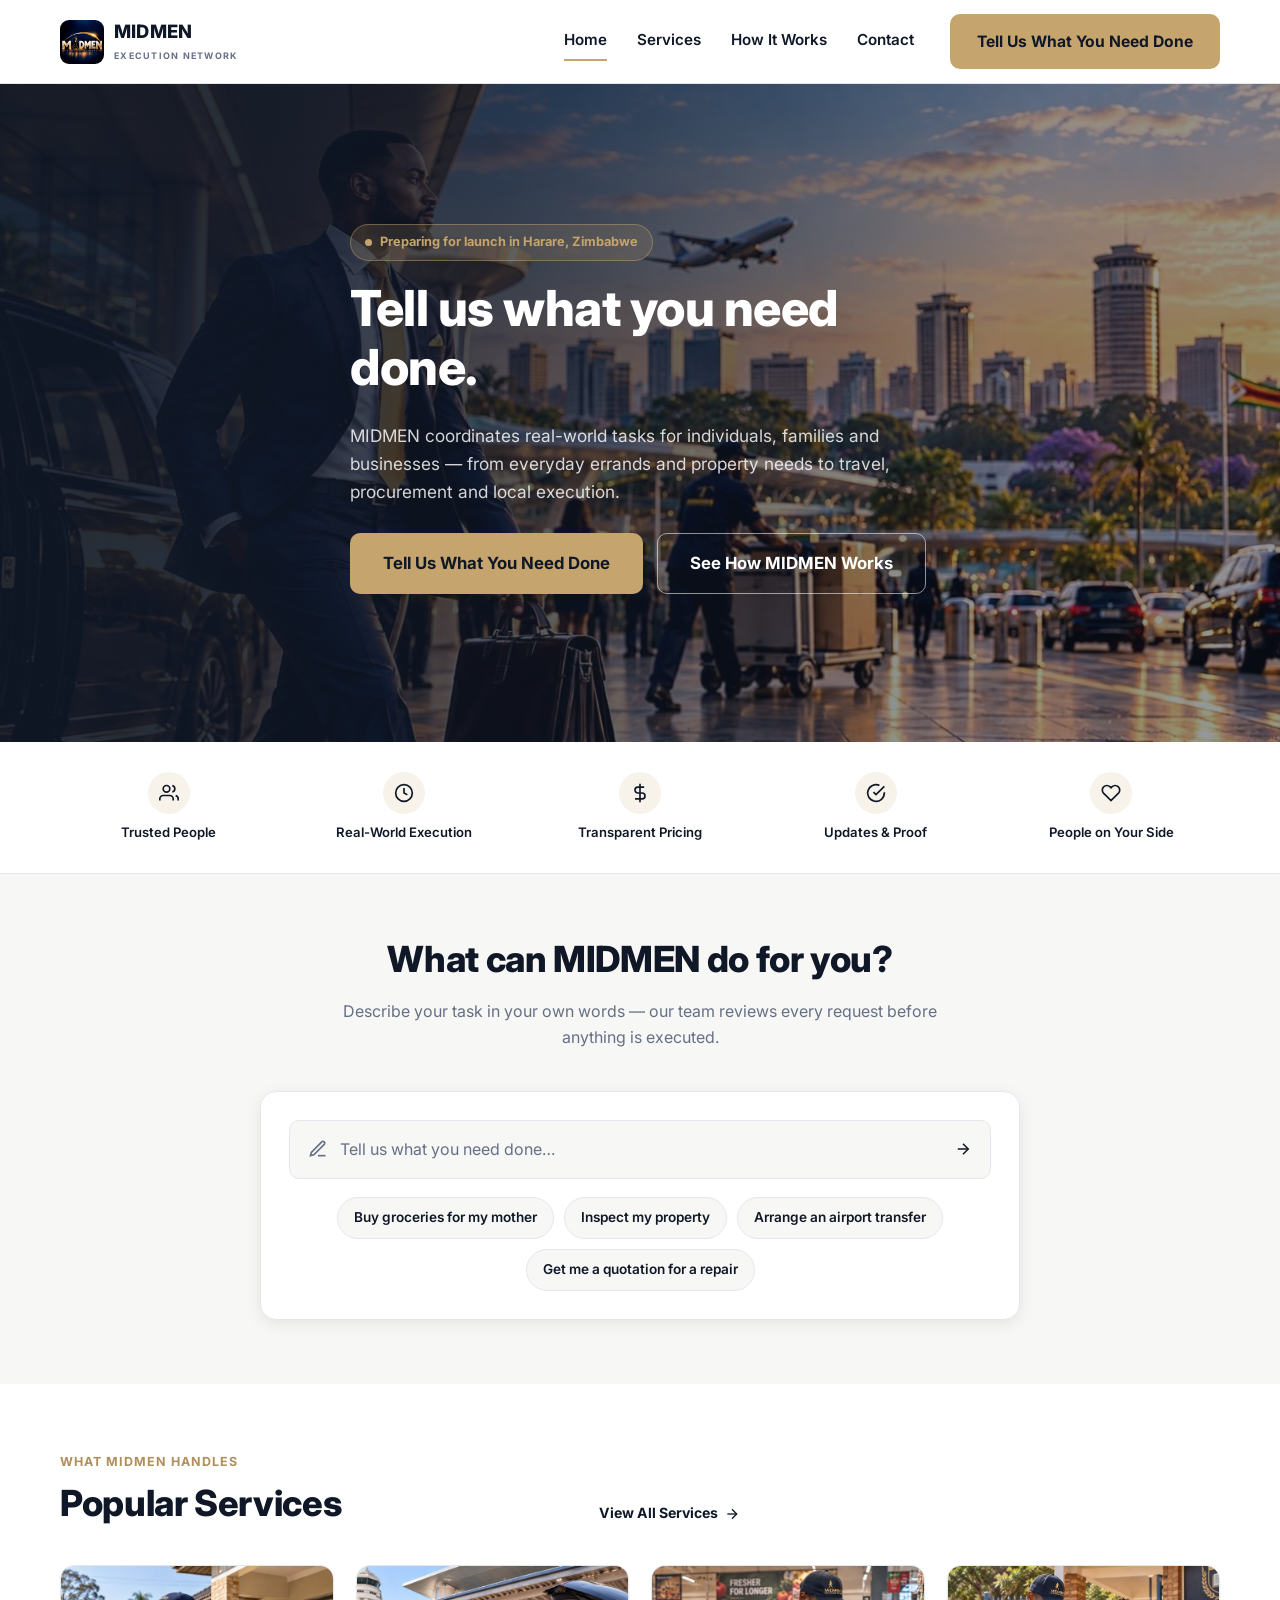
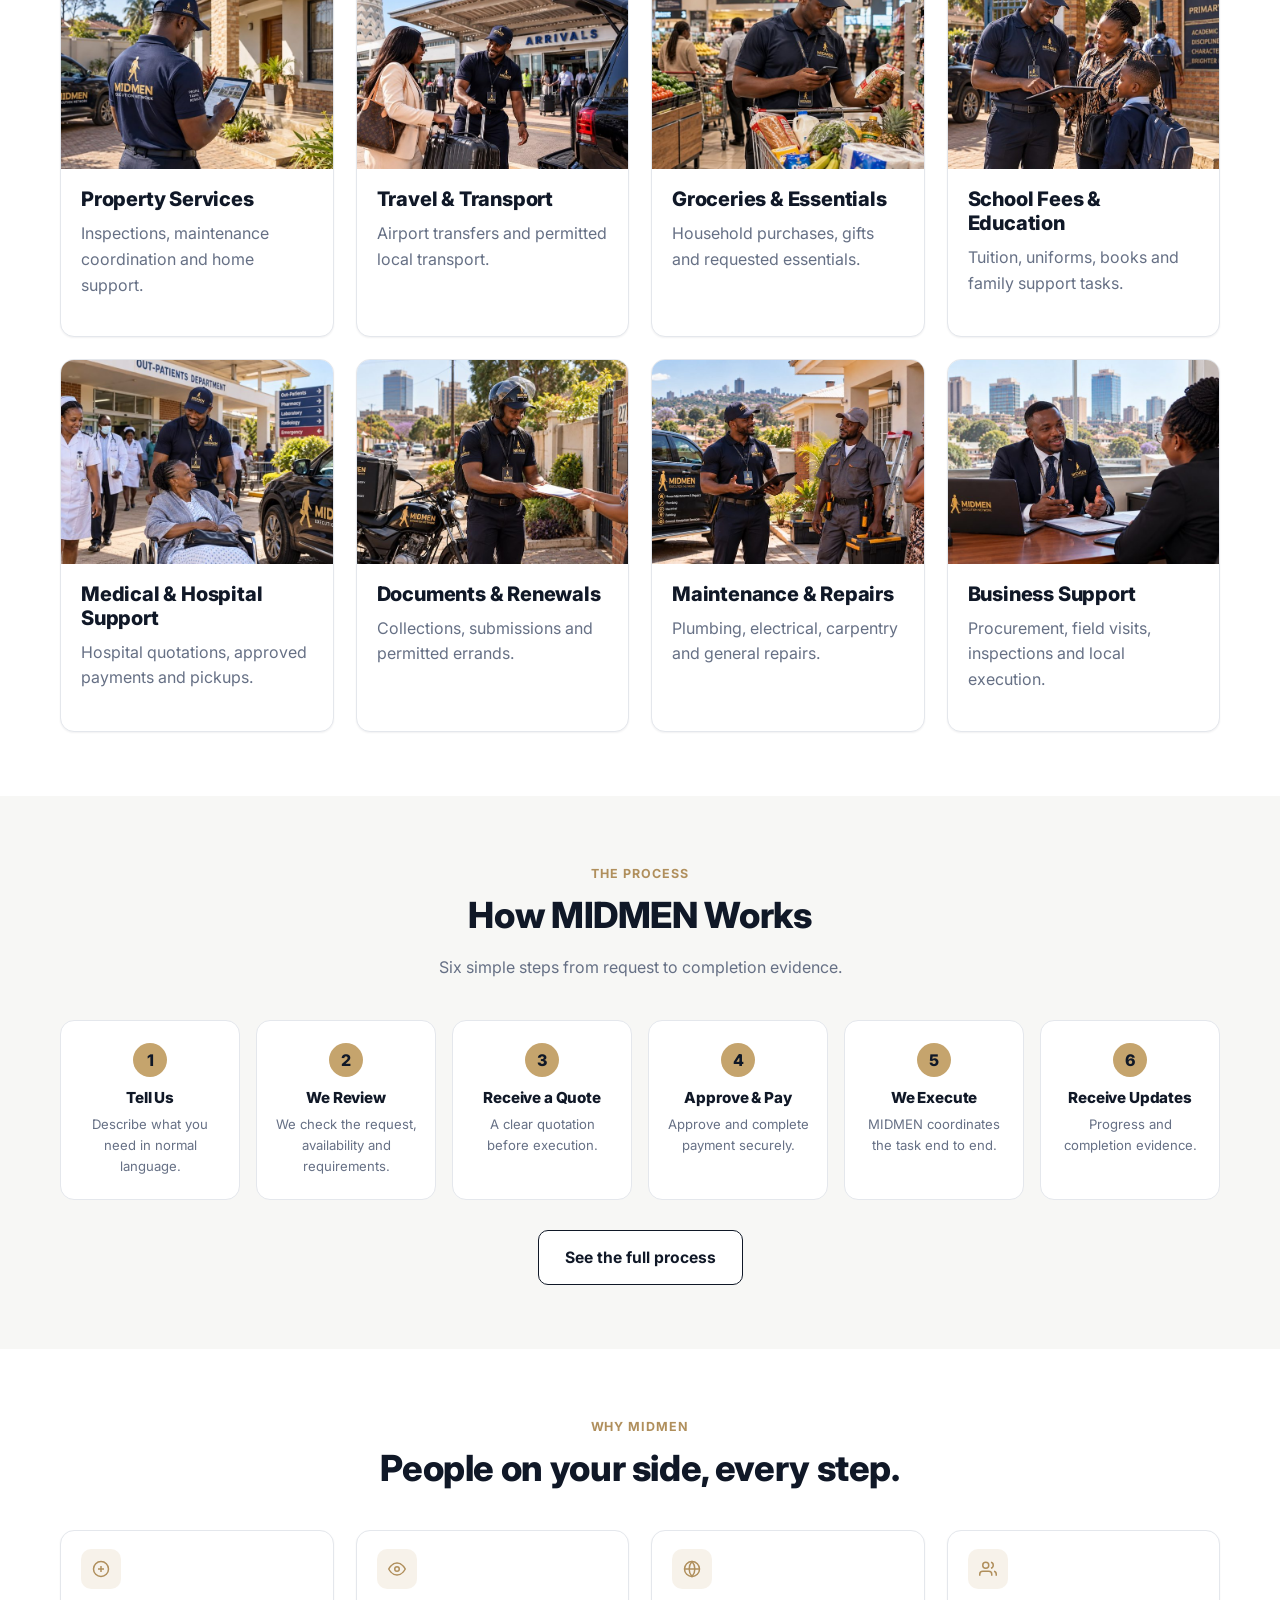
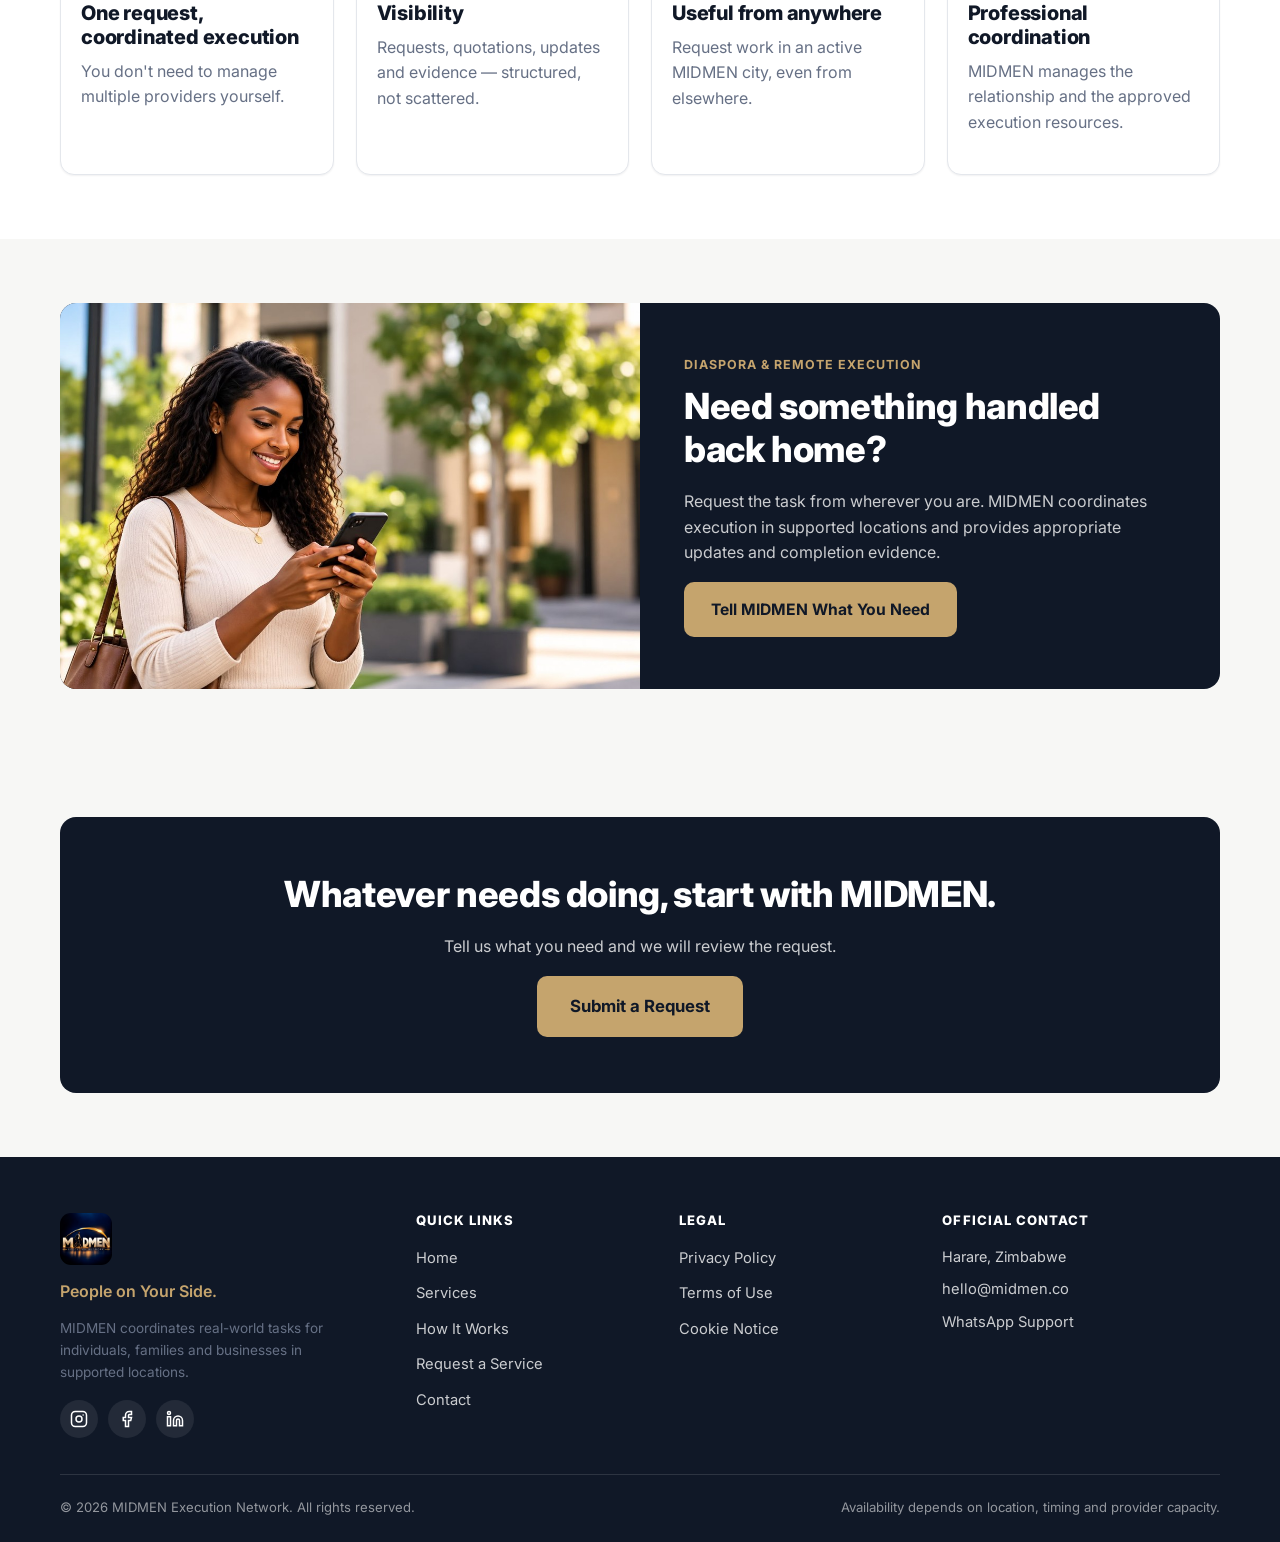
<file: index.html>
<!DOCTYPE html>
<html lang="en">
<head>
<meta charset="UTF-8">
<meta name="viewport" content="width=device-width, initial-scale=1.0">
<title>MIDMEN Execution Network | Tell Us What You Need Done</title>
<meta name="description" content="MIDMEN coordinates real-world tasks for individuals, families and businesses — from everyday errands and property needs to travel, procurement and local execution.">
<meta property="og:title" content="MIDMEN Execution Network | Tell Us What You Need Done">
<meta property="og:description" content="MIDMEN coordinates real-world tasks for individuals, families and businesses. Tell us what you need done.">
<meta property="og:image" content="https://midmen.co/assets/images/hero-home.png">
<meta property="og:type" content="website">
<link rel="icon" href="assets/images/logo-mark.png">
<link rel="preconnect" href="https://fonts.googleapis.com">
<link rel="preconnect" href="https://fonts.gstatic.com" crossorigin>
<link href="https://fonts.googleapis.com/css2?family=Inter:wght@400;500;600;700;800&display=swap" rel="stylesheet">
<link rel="stylesheet" href="css/style.css">
</head>
<body>

<header class="site-header">
  <nav class="nav">
    <a href="index.html" class="brand">
      <img src="assets/images/logo-mark.png" alt="MIDMEN Execution Network" class="brand-logo-img">
      <span>
        <span class="brand-word">MIDMEN</span>
        <span class="brand-sub">EXECUTION NETWORK</span>
      </span>
    </a>
    <button class="nav-toggle" aria-label="Toggle menu" aria-expanded="false"><span></span></button>
    <div class="nav-links">
      <a href="index.html" class="active">Home</a>
      <a href="services.html">Services</a>
      <a href="how-it-works.html">How It Works</a>
      <a href="contact.html">Contact</a>
      <a href="request.html" class="btn btn-primary nav-cta">Tell Us What You Need Done</a>
    </div>
  </nav>
</header>

<main>

  <!-- SECTION 1 — HERO -->
  <section class="hero">
    <div class="hero-media">
      <img src="assets/images/hero-home.jpg" alt="MIDMEN client departing for the airport with Harare skyline behind" loading="eager">
    </div>
    <div class="container hero-inner">
      <span class="badge"><span class="dot"></span>Preparing for launch in Harare, Zimbabwe</span>
      <h1>Tell us what you need done.</h1>
      <p class="lead">MIDMEN coordinates real-world tasks for individuals, families and businesses — from everyday errands and property needs to travel, procurement and local execution.</p>
      <div class="hero-ctas">
        <a href="request.html" class="btn btn-primary btn-lg">Tell Us What You Need Done</a>
        <a href="how-it-works.html" class="btn btn-ghost-light btn-lg">See How MIDMEN Works</a>
      </div>
    </div>
  </section>

  <!-- Trust strip -->
  <div class="trust-strip">
    <div class="container trust-grid">
      <div class="trust-item">
        <span class="trust-icon"><svg width="20" height="20" viewBox="0 0 24 24" fill="none" stroke="currentColor" stroke-width="2"><path d="M17 21v-2a4 4 0 0 0-4-4H5a4 4 0 0 0-4 4v2"/><circle cx="9" cy="7" r="4"/><path d="M23 21v-2a4 4 0 0 0-3-3.87"/><path d="M16 3.13a4 4 0 0 1 0 7.75"/></svg></span>
        <span>Trusted People</span>
      </div>
      <div class="trust-item">
        <span class="trust-icon"><svg width="20" height="20" viewBox="0 0 24 24" fill="none" stroke="currentColor" stroke-width="2"><circle cx="12" cy="12" r="10"/><path d="M12 6v6l4 2"/></svg></span>
        <span>Real-World Execution</span>
      </div>
      <div class="trust-item">
        <span class="trust-icon"><svg width="20" height="20" viewBox="0 0 24 24" fill="none" stroke="currentColor" stroke-width="2"><path d="M12 1v22"/><path d="M17 5H9.5a3.5 3.5 0 0 0 0 7h5a3.5 3.5 0 0 1 0 7H6"/></svg></span>
        <span>Transparent Pricing</span>
      </div>
      <div class="trust-item">
        <span class="trust-icon"><svg width="20" height="20" viewBox="0 0 24 24" fill="none" stroke="currentColor" stroke-width="2"><path d="M22 11.08V12a10 10 0 1 1-5.93-9.14"/><polyline points="22 4 12 14.01 9 11.01"/></svg></span>
        <span>Updates &amp; Proof</span>
      </div>
      <div class="trust-item">
        <span class="trust-icon"><svg width="20" height="20" viewBox="0 0 24 24" fill="none" stroke="currentColor" stroke-width="2"><path d="M20.84 4.61a5.5 5.5 0 0 0-7.78 0L12 5.67l-1.06-1.06a5.5 5.5 0 0 0-7.78 7.78l1.06 1.06L12 21.23l7.78-7.78 1.06-1.06a5.5 5.5 0 0 0 0-7.78z"/></svg></span>
        <span>People on Your Side</span>
      </div>
    </div>
  </div>

  <!-- SECTION 2 — NATURAL-LANGUAGE REQUEST PROMPT -->
  <section>
    <div class="container">
      <div class="section-head center" style="max-width:600px;">
        <h2>What can MIDMEN do for you?</h2>
        <p>Describe your task in your own words — our team reviews every request before anything is executed.</p>
      </div>
      <div class="prompt-card" data-prompt-open role="button" tabindex="0" aria-label="Go to Request a Service">
        <div class="prompt-field">
          <svg width="20" height="20" viewBox="0 0 24 24" fill="none" stroke="#667085" stroke-width="2"><path d="M12 20h9"/><path d="M16.5 3.5a2.1 2.1 0 0 1 3 3L7 19l-4 1 1-4Z"/></svg>
          <span>Tell us what you need done…</span>
          <svg width="18" height="18" viewBox="0 0 24 24" fill="none" stroke="#101827" stroke-width="2"><path d="M5 12h14"/><path d="m12 5 7 7-7 7"/></svg>
        </div>
        <div class="chip-row">
          <span class="chip" data-prompt-chip="Buy groceries for my mother">Buy groceries for my mother</span>
          <span class="chip" data-prompt-chip="Inspect my property">Inspect my property</span>
          <span class="chip" data-prompt-chip="Arrange an airport transfer">Arrange an airport transfer</span>
          <span class="chip" data-prompt-chip="Get me a quotation for a repair">Get me a quotation for a repair</span>
        </div>
      </div>
    </div>
  </section>

  <!-- SECTION 3 — POPULAR SERVICES -->
  <section class="bg-white-section">
    <div class="container">
      <div style="display:flex; align-items:flex-end; justify-content:space-between; flex-wrap:wrap; gap:16px;" class="section-head">
        <div style="margin:0;">
          <span class="eyebrow">What MIDMEN Handles</span>
          <h2 style="margin:0;">Popular Services</h2>
        </div>
        <a href="services.html" class="card-link">View All Services
          <svg width="16" height="16" viewBox="0 0 24 24" fill="none" stroke="currentColor" stroke-width="2"><path d="M5 12h14"/><path d="m12 5 7 7-7 7"/></svg>
        </a>
      </div>
      <div class="grid grid-4">
        <a href="services.html#property" class="card">
          <div class="card-media"><img src="assets/images/property-service.jpg" alt="MIDMEN property services" loading="lazy"></div>
          <div class="card-body"><h3>Property Services</h3><p>Inspections, maintenance coordination and home support.</p></div>
        </a>
        <a href="services.html#transport" class="card">
          <div class="card-media"><img src="assets/images/travel-transport.jpg" alt="MIDMEN travel and transport" loading="lazy"></div>
          <div class="card-body"><h3>Travel &amp; Transport</h3><p>Airport transfers and permitted local transport.</p></div>
        </a>
        <a href="services.html#family" class="card">
          <div class="card-media"><img src="assets/images/groceries-essentials.jpg" alt="Groceries and essentials" loading="lazy"></div>
          <div class="card-body"><h3>Groceries &amp; Essentials</h3><p>Household purchases, gifts and requested essentials.</p></div>
        </a>
        <a href="services.html#family" class="card">
          <div class="card-media"><img src="assets/images/education.jpg" alt="School fees and education support" loading="lazy"></div>
          <div class="card-body"><h3>School Fees &amp; Education</h3><p>Tuition, uniforms, books and family support tasks.</p></div>
        </a>
        <a href="services.html#family" class="card">
          <div class="card-media"><img src="assets/images/medical-support.jpg" alt="Medical and hospital support" loading="lazy"></div>
          <div class="card-body"><h3>Medical &amp; Hospital Support</h3><p>Hospital quotations, approved payments and pickups.</p></div>
        </a>
        <a href="services.html#documents" class="card">
          <div class="card-media"><img src="assets/images/documents.jpg" alt="Documents and renewals" loading="lazy"></div>
          <div class="card-body"><h3>Documents &amp; Renewals</h3><p>Collections, submissions and permitted errands.</p></div>
        </a>
        <a href="services.html#property" class="card">
          <div class="card-media"><img src="assets/images/maintenance-repairs.jpg" alt="Maintenance and repairs" loading="lazy"></div>
          <div class="card-body"><h3>Maintenance &amp; Repairs</h3><p>Plumbing, electrical, carpentry and general repairs.</p></div>
        </a>
        <a href="services.html#business" class="card">
          <div class="card-media"><img src="assets/images/business-support.jpg" alt="MIDMEN business support" loading="lazy"></div>
          <div class="card-body"><h3>Business Support</h3><p>Procurement, field visits, inspections and local execution.</p></div>
        </a>
      </div>
    </div>
  </section>

  <!-- SECTION 4 — HOW MIDMEN WORKS -->
  <section>
    <div class="container">
      <div class="section-head center" style="max-width:640px;">
        <span class="eyebrow">The Process</span>
        <h2>How MIDMEN Works</h2>
        <p>Six simple steps from request to completion evidence.</p>
      </div>
      <div class="steps-row">
        <div class="step"><div class="step-num">1</div><h4>Tell Us</h4><p>Describe what you need in normal language.</p></div>
        <div class="step"><div class="step-num">2</div><h4>We Review</h4><p>We check the request, availability and requirements.</p></div>
        <div class="step"><div class="step-num">3</div><h4>Receive a Quote</h4><p>A clear quotation before execution.</p></div>
        <div class="step"><div class="step-num">4</div><h4>Approve &amp; Pay</h4><p>Approve and complete payment securely.</p></div>
        <div class="step"><div class="step-num">5</div><h4>We Execute</h4><p>MIDMEN coordinates the task end to end.</p></div>
        <div class="step"><div class="step-num">6</div><h4>Receive Updates</h4><p>Progress and completion evidence.</p></div>
      </div>
      <div class="text-center" style="margin-top:30px;">
        <a href="how-it-works.html" class="btn btn-secondary">See the full process</a>
      </div>
    </div>
  </section>

  <!-- SECTION 5 — WHY MIDMEN -->
  <section class="bg-white-section">
    <div class="container">
      <div class="section-head center" style="max-width:640px;">
        <span class="eyebrow">Why MIDMEN</span>
        <h2>People on your side, every step.</h2>
      </div>
      <div class="grid grid-4">
        <div class="card"><div class="card-body">
          <div class="card-icon-badge"><svg width="18" height="18" viewBox="0 0 24 24" fill="none" stroke="currentColor" stroke-width="2"><circle cx="12" cy="12" r="10"/><path d="M8 12h8M12 8v8"/></svg></div>
          <h3>One request, coordinated execution</h3><p>You don't need to manage multiple providers yourself.</p>
        </div></div>
        <div class="card"><div class="card-body">
          <div class="card-icon-badge"><svg width="18" height="18" viewBox="0 0 24 24" fill="none" stroke="currentColor" stroke-width="2"><path d="M1 12s4-8 11-8 11 8 11 8-4 8-11 8-11-8-11-8Z"/><circle cx="12" cy="12" r="3"/></svg></div>
          <h3>Visibility</h3><p>Requests, quotations, updates and evidence — structured, not scattered.</p>
        </div></div>
        <div class="card"><div class="card-body">
          <div class="card-icon-badge"><svg width="18" height="18" viewBox="0 0 24 24" fill="none" stroke="currentColor" stroke-width="2"><circle cx="12" cy="12" r="10"/><path d="M2 12h20M12 2a15 15 0 0 1 0 20 15 15 0 0 1 0-20Z"/></svg></div>
          <h3>Useful from anywhere</h3><p>Request work in an active MIDMEN city, even from elsewhere.</p>
        </div></div>
        <div class="card"><div class="card-body">
          <div class="card-icon-badge"><svg width="18" height="18" viewBox="0 0 24 24" fill="none" stroke="currentColor" stroke-width="2"><path d="M17 21v-2a4 4 0 0 0-4-4H5a4 4 0 0 0-4 4v2"/><circle cx="9" cy="7" r="4"/><path d="M23 21v-2a4 4 0 0 0-3-3.87"/><path d="M16 3.13a4 4 0 0 1 0 7.75"/></svg></div>
          <h3>Professional coordination</h3><p>MIDMEN manages the relationship and the approved execution resources.</p>
        </div></div>
      </div>
    </div>
  </section>

  <!-- SECTION 6 — DIASPORA / REMOTE EXECUTION -->
  <section>
    <div class="container">
      <div class="banner">
        <div class="banner-media"><img src="assets/images/diaspora-banner.jpg" alt="Customer requesting support for family back home" loading="lazy"></div>
        <div class="banner-content">
          <span class="eyebrow" style="color:#C5A46D;">Diaspora &amp; Remote Execution</span>
          <h2>Need something handled back home?</h2>
          <p>Request the task from wherever you are. MIDMEN coordinates execution in supported locations and provides appropriate updates and completion evidence.</p>
          <div><a href="request.html" class="btn btn-primary">Tell MIDMEN What You Need</a></div>
        </div>
      </div>
    </div>
  </section>

  <!-- SECTION 7 — FINAL CTA -->
  <section>
    <div class="container">
      <div class="cta-band">
        <h2>Whatever needs doing, start with MIDMEN.</h2>
        <p>Tell us what you need and we will review the request.</p>
        <a href="request.html" class="btn btn-primary btn-lg">Submit a Request</a>
      </div>
    </div>
  </section>

</main>

<footer class="site-footer" id="site-footer-include"></footer>
<script src="js/main.js"></script>
<script src="js/footer.js"></script>
</body>
</html>
</file>
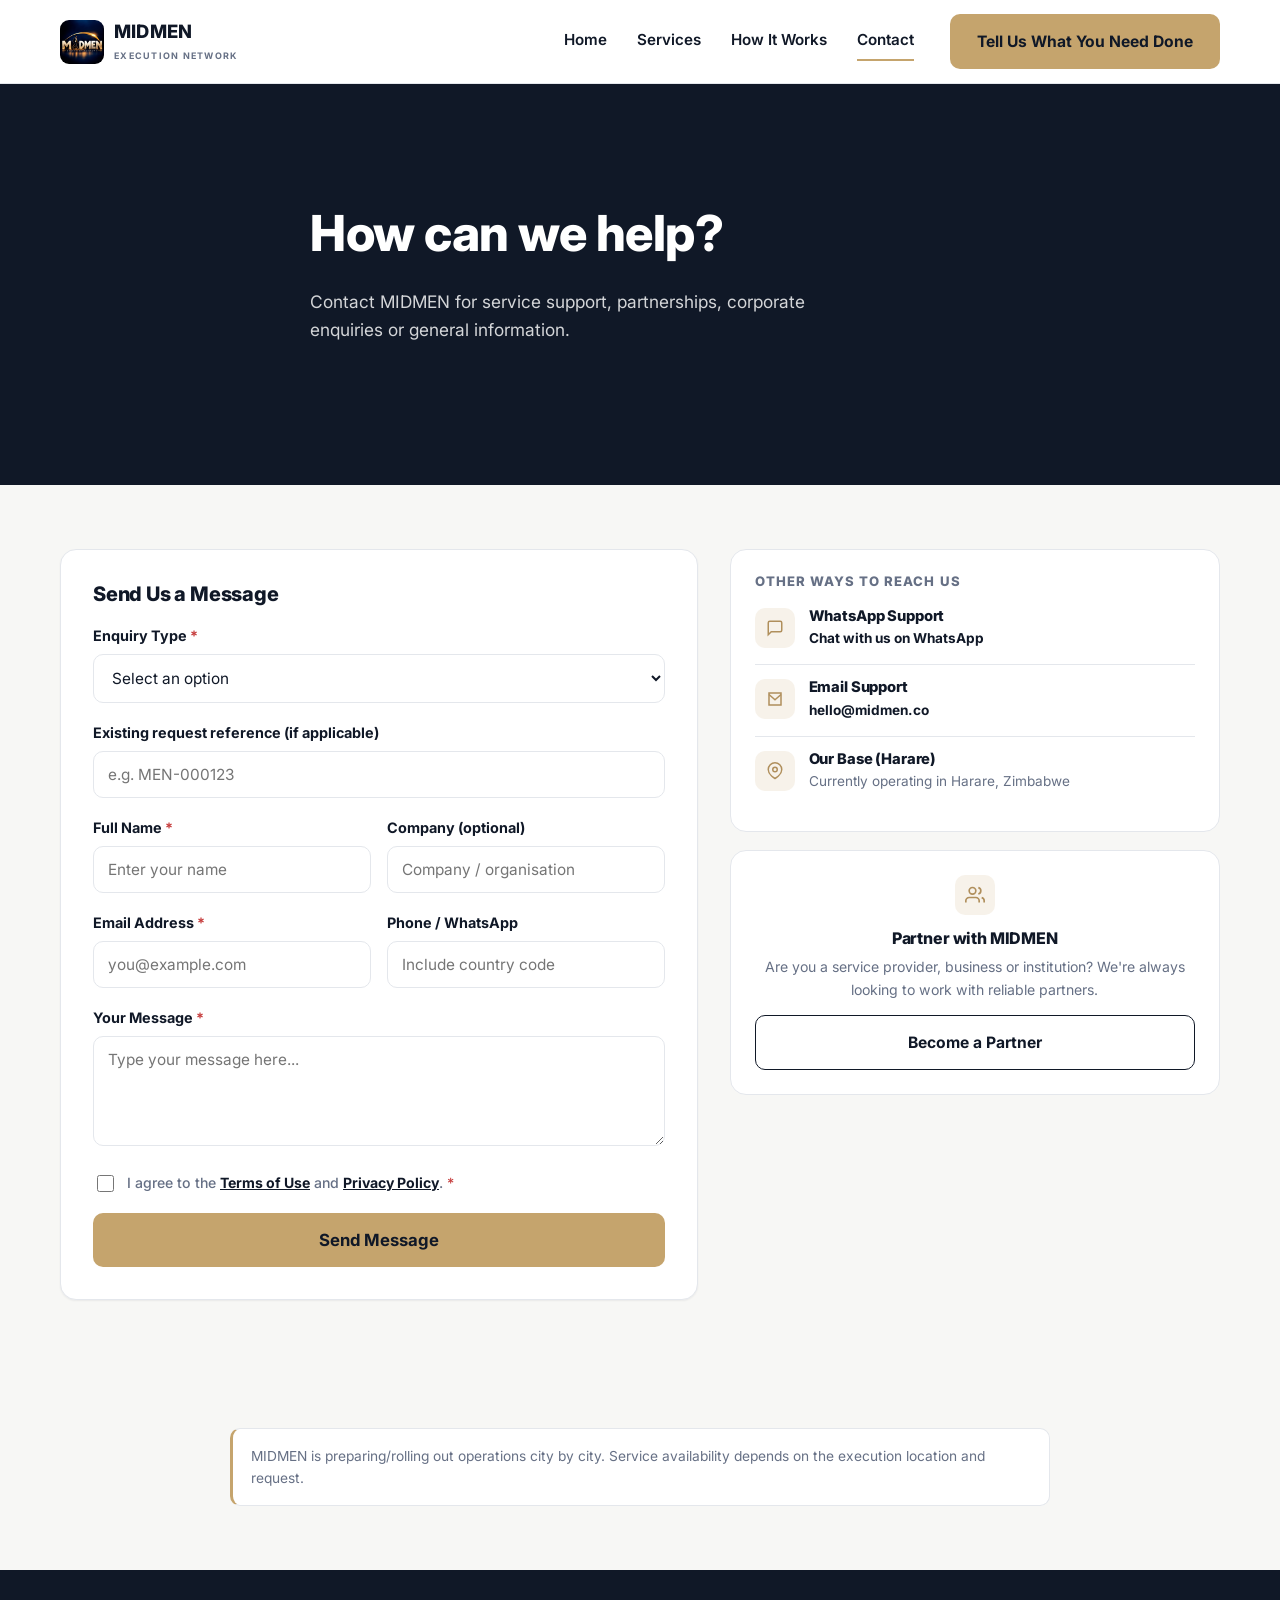
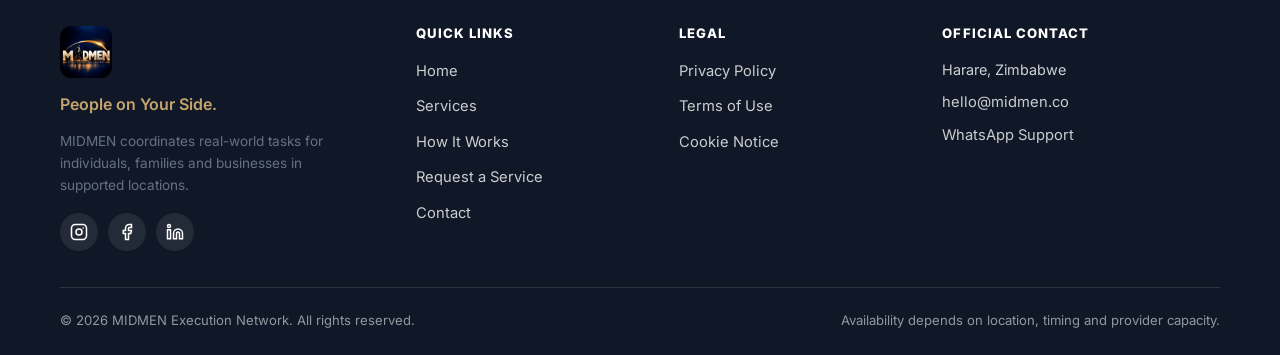
<file: contact.html>
<!DOCTYPE html>
<html lang="en">
<head>
<meta charset="UTF-8">
<meta name="viewport" content="width=device-width, initial-scale=1.0">
<title>Contact &amp; Support | MIDMEN Execution Network</title>
<meta name="description" content="Contact MIDMEN for service support, partnerships, corporate enquiries or general information.">
<link rel="icon" href="assets/images/logo-mark.png">
<link rel="preconnect" href="https://fonts.googleapis.com">
<link rel="preconnect" href="https://fonts.gstatic.com" crossorigin>
<link href="https://fonts.googleapis.com/css2?family=Inter:wght@400;500;600;700;800&display=swap" rel="stylesheet">
<link rel="stylesheet" href="css/style.css">
</head>
<body>

<header class="site-header">
  <nav class="nav">
    <a href="index.html" class="brand">
      <img src="assets/images/logo-mark.png" alt="MIDMEN Execution Network" class="brand-logo-img">
      <span>
        <span class="brand-word">MIDMEN</span>
        <span class="brand-sub">EXECUTION NETWORK</span>
      </span>
    </a>
    <button class="nav-toggle" aria-label="Toggle menu" aria-expanded="false"><span></span></button>
    <div class="nav-links">
      <a href="index.html">Home</a>
      <a href="services.html">Services</a>
      <a href="how-it-works.html">How It Works</a>
      <a href="contact.html" class="active">Contact</a>
      <a href="request.html" class="btn btn-primary nav-cta">Tell Us What You Need Done</a>
    </div>
  </nav>
</header>

<main>
  <section class="hero hero-compact">
    <div class="container hero-inner">
      <h1>How can we help?</h1>
      <p class="lead">Contact MIDMEN for service support, partnerships, corporate enquiries or general information.</p>
    </div>
  </section>

  <section>
    <div class="container">
      <div class="grid contact-grid" style="align-items:start;">

        <div class="form-card">
          <div class="form-fields">
            <h3 style="margin-bottom:18px;">Send Us a Message</h3>
            <div class="form-status"></div>

            <form data-midmen-form novalidate>
              <input type="hidden" name="subject" value="New MIDMEN Contact Enquiry">
              <input type="hidden" name="reference">
              <input type="text" name="bot_trap" class="hp-field" tabindex="-1" autocomplete="off">

              <div class="field">
                <label for="enquiry_type">Enquiry Type <span class="required">*</span></label>
                <select id="enquiry_type" name="enquiry_type" required>
                  <option value="">Select an option</option>
                  <option>Existing request support</option>
                  <option>General enquiry</option>
                  <option>Vendor / provider enquiry</option>
                  <option>Corporate / institutional</option>
                  <option>Partnerships</option>
                </select>
              </div>
              <div class="field">
                <label for="existing_ref">Existing request reference (if applicable)</label>
                <input type="text" id="existing_ref" name="existing_ref" placeholder="e.g. MEN-000123">
              </div>
              <div class="field-row">
                <div class="field">
                  <label for="c_name">Full Name <span class="required">*</span></label>
                  <input type="text" id="c_name" name="full_name" required placeholder="Enter your name">
                </div>
                <div class="field">
                  <label for="company">Company (optional)</label>
                  <input type="text" id="company" name="company" placeholder="Company / organisation">
                </div>
              </div>
              <div class="field-row">
                <div class="field">
                  <label for="c_email">Email Address <span class="required">*</span></label>
                  <input type="email" id="c_email" name="email" required placeholder="you@example.com">
                </div>
                <div class="field">
                  <label for="c_phone">Phone / WhatsApp</label>
                  <input type="tel" id="c_phone" name="phone" placeholder="Include country code">
                </div>
              </div>
              <div class="field">
                <label for="message">Your Message <span class="required">*</span></label>
                <textarea id="message" name="message" required placeholder="Type your message here..."></textarea>
              </div>
              <div class="field">
                <div class="checkbox-field">
                  <input type="checkbox" id="c_consent" name="consent_terms" required>
                  <label for="c_consent">I agree to the <a href="terms.html" target="_blank">Terms of Use</a> and <a href="privacy.html" target="_blank">Privacy Policy</a>. <span class="required">*</span></label>
                </div>
              </div>
              <button type="submit" class="btn btn-primary btn-block btn-lg" data-label="Send Message">Send Message</button>
            </form>
          </div>

          <div class="form-success">
            <div class="success-icon"><svg width="28" height="28" viewBox="0 0 24 24" fill="none" stroke="currentColor" stroke-width="2"><polyline points="20 6 9 17 4 12"/></svg></div>
            <h3>Message sent.</h3>
            <p>Thank you for contacting MIDMEN. Our team will review your message and respond as soon as possible.</p>
            <span class="ref-chip">Reference: <span data-ref></span></span>
          </div>
        </div>

        <div>
          <div class="contact-side-card">
            <h4 style="margin-bottom:4px; font-size:0.82rem; text-transform:uppercase; letter-spacing:0.08em; color:var(--text-secondary);">Other Ways to Reach Us</h4>
            <div class="contact-row">
              <div class="icon-badge"><svg width="18" height="18" viewBox="0 0 24 24" fill="none" stroke="currentColor" stroke-width="2"><path d="M21 15a2 2 0 0 1-2 2H7l-4 4V5a2 2 0 0 1 2-2h14a2 2 0 0 1 2 2z"/></svg></div>
              <div><h4>WhatsApp Support</h4><p><a class="value" href="https://wa.me/263790598000" target="_blank" rel="noopener">Chat with us on WhatsApp</a></p></div>
            </div>
            <div class="contact-row">
              <div class="icon-badge"><svg width="18" height="18" viewBox="0 0 24 24" fill="none" stroke="currentColor" stroke-width="2"><path d="M4 4h16v16H4z"/><path d="m4 6 8 7 8-7"/></svg></div>
              <div><h4>Email Support</h4><p><a class="value" href="mailto:hello@midmen.co">hello@midmen.co</a></p></div>
            </div>
            <div class="contact-row">
              <div class="icon-badge"><svg width="18" height="18" viewBox="0 0 24 24" fill="none" stroke="currentColor" stroke-width="2"><path d="M21 10c0 7-9 12-9 12s-9-5-9-12a9 9 0 0 1 18 0Z"/><circle cx="12" cy="10" r="3"/></svg></div>
              <div><h4>Our Base (Harare)</h4><p>Currently operating in Harare, Zimbabwe</p></div>
            </div>
          </div>

          <div class="contact-side-card text-center">
            <div class="card-icon-badge" style="margin:0 auto 14px;"><svg width="20" height="20" viewBox="0 0 24 24" fill="none" stroke="currentColor" stroke-width="2"><path d="M17 21v-2a4 4 0 0 0-4-4H5a4 4 0 0 0-4 4v2"/><circle cx="9" cy="7" r="4"/><path d="M23 21v-2a4 4 0 0 0-3-3.87"/><path d="M16 3.13a4 4 0 0 1 0 7.75"/></svg></div>
            <h4>Partner with MIDMEN</h4>
            <p style="font-size:0.88rem;">Are you a service provider, business or institution? We're always looking to work with reliable partners.</p>
            <a href="#enquiry_type" class="btn btn-secondary" style="width:100%;" onclick="document.getElementById('enquiry_type').value='Partnerships'; document.getElementById('enquiry_type').scrollIntoView({behavior:'smooth', block:'center'}); return true;">Become a Partner</a>
          </div>
        </div>

      </div>
    </div>
  </section>

  <section>
    <div class="container">
      <div class="notice-box" style="max-width:820px; margin:0 auto;">
        MIDMEN is preparing/rolling out operations city by city. Service availability depends on the execution location and request.
      </div>
    </div>
  </section>

</main>

<footer class="site-footer" id="site-footer-include"></footer>
<script src="js/main.js"></script>
<script src="js/footer.js"></script>
</body>
</html>
</file>
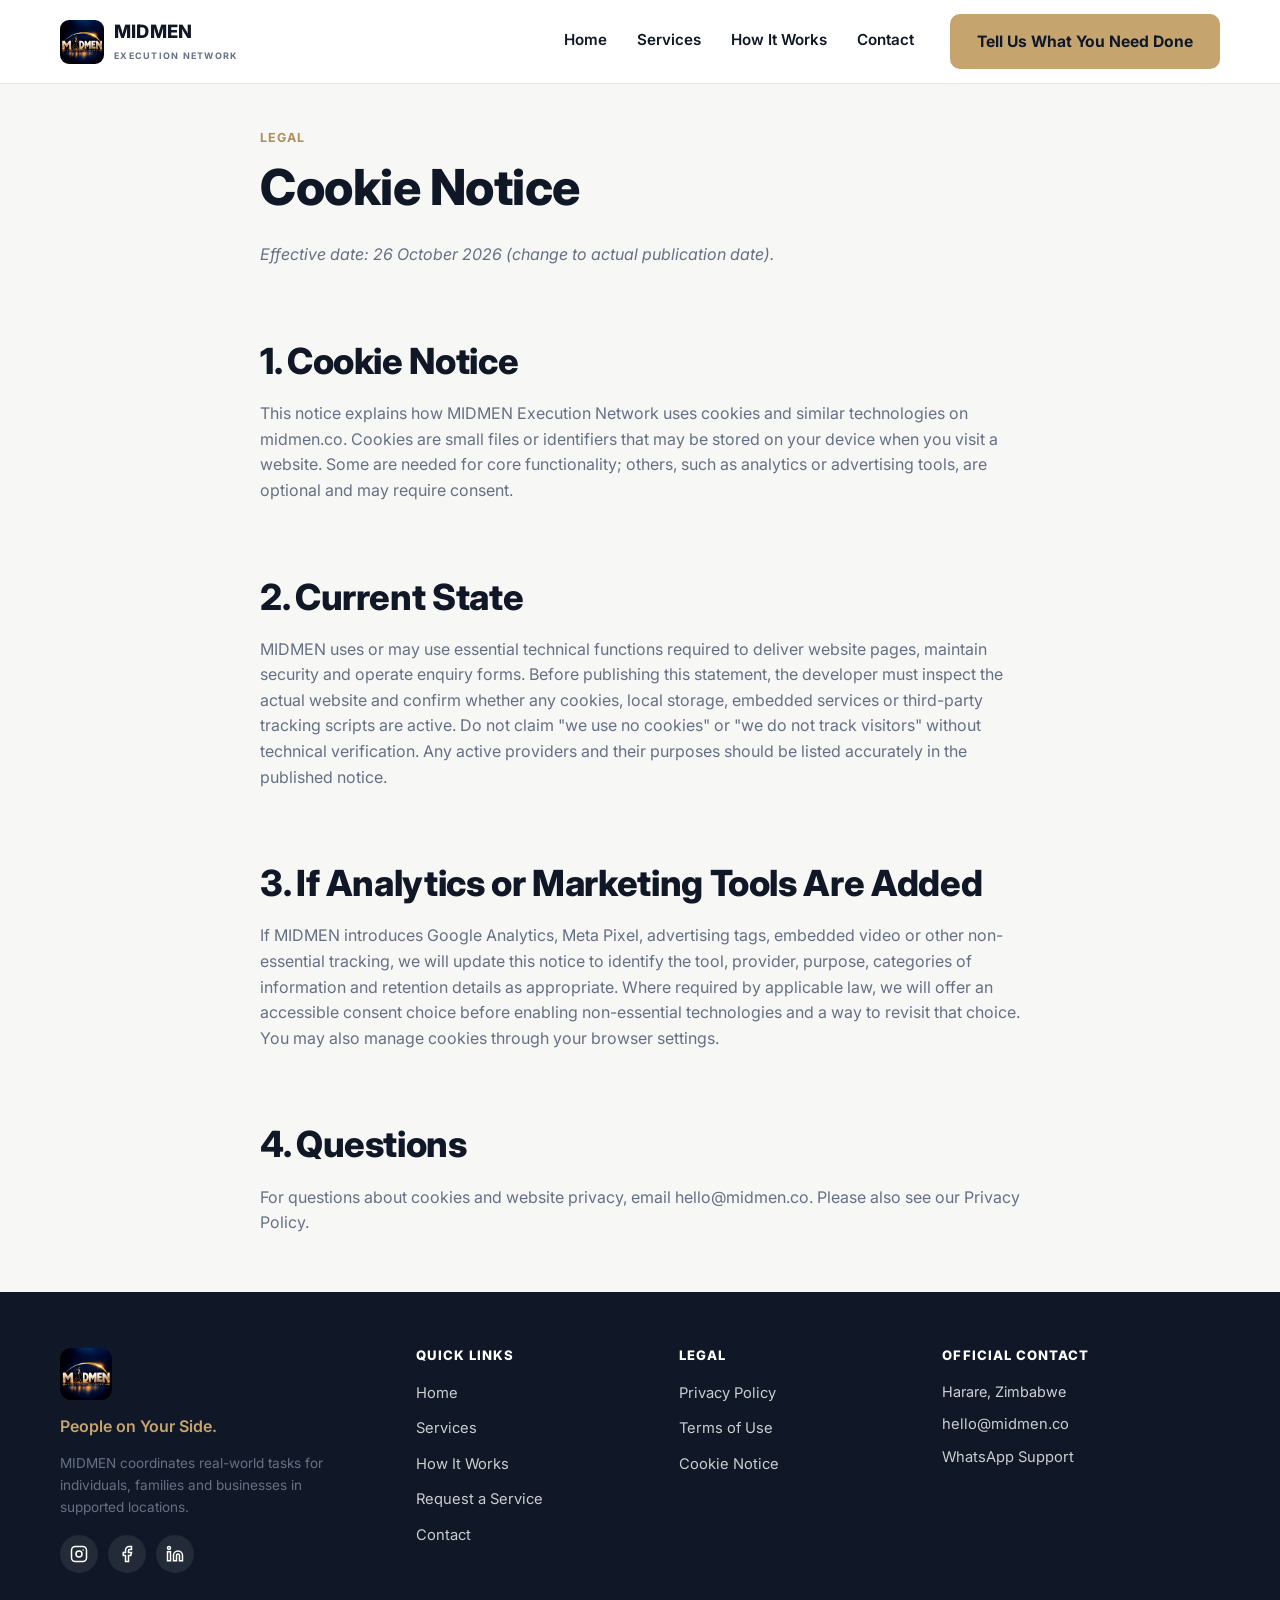
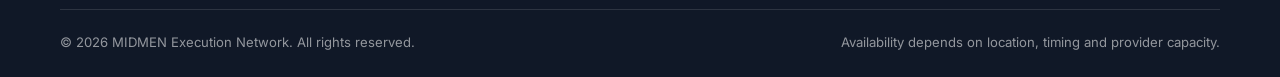
<file: cookie-notice.html>
<!DOCTYPE html>
<html lang="en">
<head>
<meta charset="UTF-8">
<meta name="viewport" content="width=device-width, initial-scale=1.0">
<title>Cookie Notice | MIDMEN Execution Network</title>
<link rel="icon" href="assets/images/logo-mark.png">
<link rel="preconnect" href="https://fonts.googleapis.com">
<link rel="preconnect" href="https://fonts.gstatic.com" crossorigin>
<link href="https://fonts.googleapis.com/css2?family=Inter:wght@400;500;600;700;800&display=swap" rel="stylesheet">
<link rel="stylesheet" href="css/style.css">
</head>
<body>

<header class="site-header">
  <nav class="nav">
    <a href="index.html" class="brand">
      <img src="assets/images/logo-mark.png" alt="MIDMEN Execution Network" class="brand-logo-img">
      <span>
        <span class="brand-word">MIDMEN</span>
        <span class="brand-sub">EXECUTION NETWORK</span>
      </span>
    </a>
    <button class="nav-toggle" aria-label="Toggle menu" aria-expanded="false"><span></span></button>
    <div class="nav-links">
      <a href="index.html">Home</a>
      <a href="services.html">Services</a>
      <a href="how-it-works.html">How It Works</a>
      <a href="contact.html">Contact</a>
      <a href="request.html" class="btn btn-primary nav-cta">Tell Us What You Need Done</a>
    </div>
  </nav>
</header>

<main>
  <section class="section-tight">
    <div class="container legal-content" style="max-width:800px;">
      <span class="eyebrow">Legal</span>
      <h1>Cookie Notice</h1>
      <p><em>Effective date: 26 October 2026 (change to actual publication date).</em></p>

      <h2>1. Cookie Notice</h2>
      <p>This notice explains how MIDMEN Execution Network uses cookies and similar technologies on midmen.co. Cookies are small files or identifiers that may be stored on your device when you visit a website. Some are needed for core functionality; others, such as analytics or advertising tools, are optional and may require consent.</p>

      <h2>2. Current State</h2>
      <p>MIDMEN uses or may use essential technical functions required to deliver website pages, maintain security and operate enquiry forms. Before publishing this statement, the developer must inspect the actual website and confirm whether any cookies, local storage, embedded services or third-party tracking scripts are active. Do not claim "we use no cookies" or "we do not track visitors" without technical verification. Any active providers and their purposes should be listed accurately in the published notice.</p>

      <h2>3. If Analytics or Marketing Tools Are Added</h2>
      <p>If MIDMEN introduces Google Analytics, Meta Pixel, advertising tags, embedded video or other non-essential tracking, we will update this notice to identify the tool, provider, purpose, categories of information and retention details as appropriate. Where required by applicable law, we will offer an accessible consent choice before enabling non-essential technologies and a way to revisit that choice. You may also manage cookies through your browser settings.</p>

      <h2>4. Questions</h2>
      <p>For questions about cookies and website privacy, email <a href="mailto:hello@midmen.co">hello@midmen.co</a>. Please also see our <a href="privacy.html">Privacy Policy</a>.</p>
    </div>
  </section>
</main>

<footer class="site-footer" id="site-footer-include"></footer>
<script src="js/main.js"></script>
<script src="js/footer.js"></script>
</body>
</html>
</file>
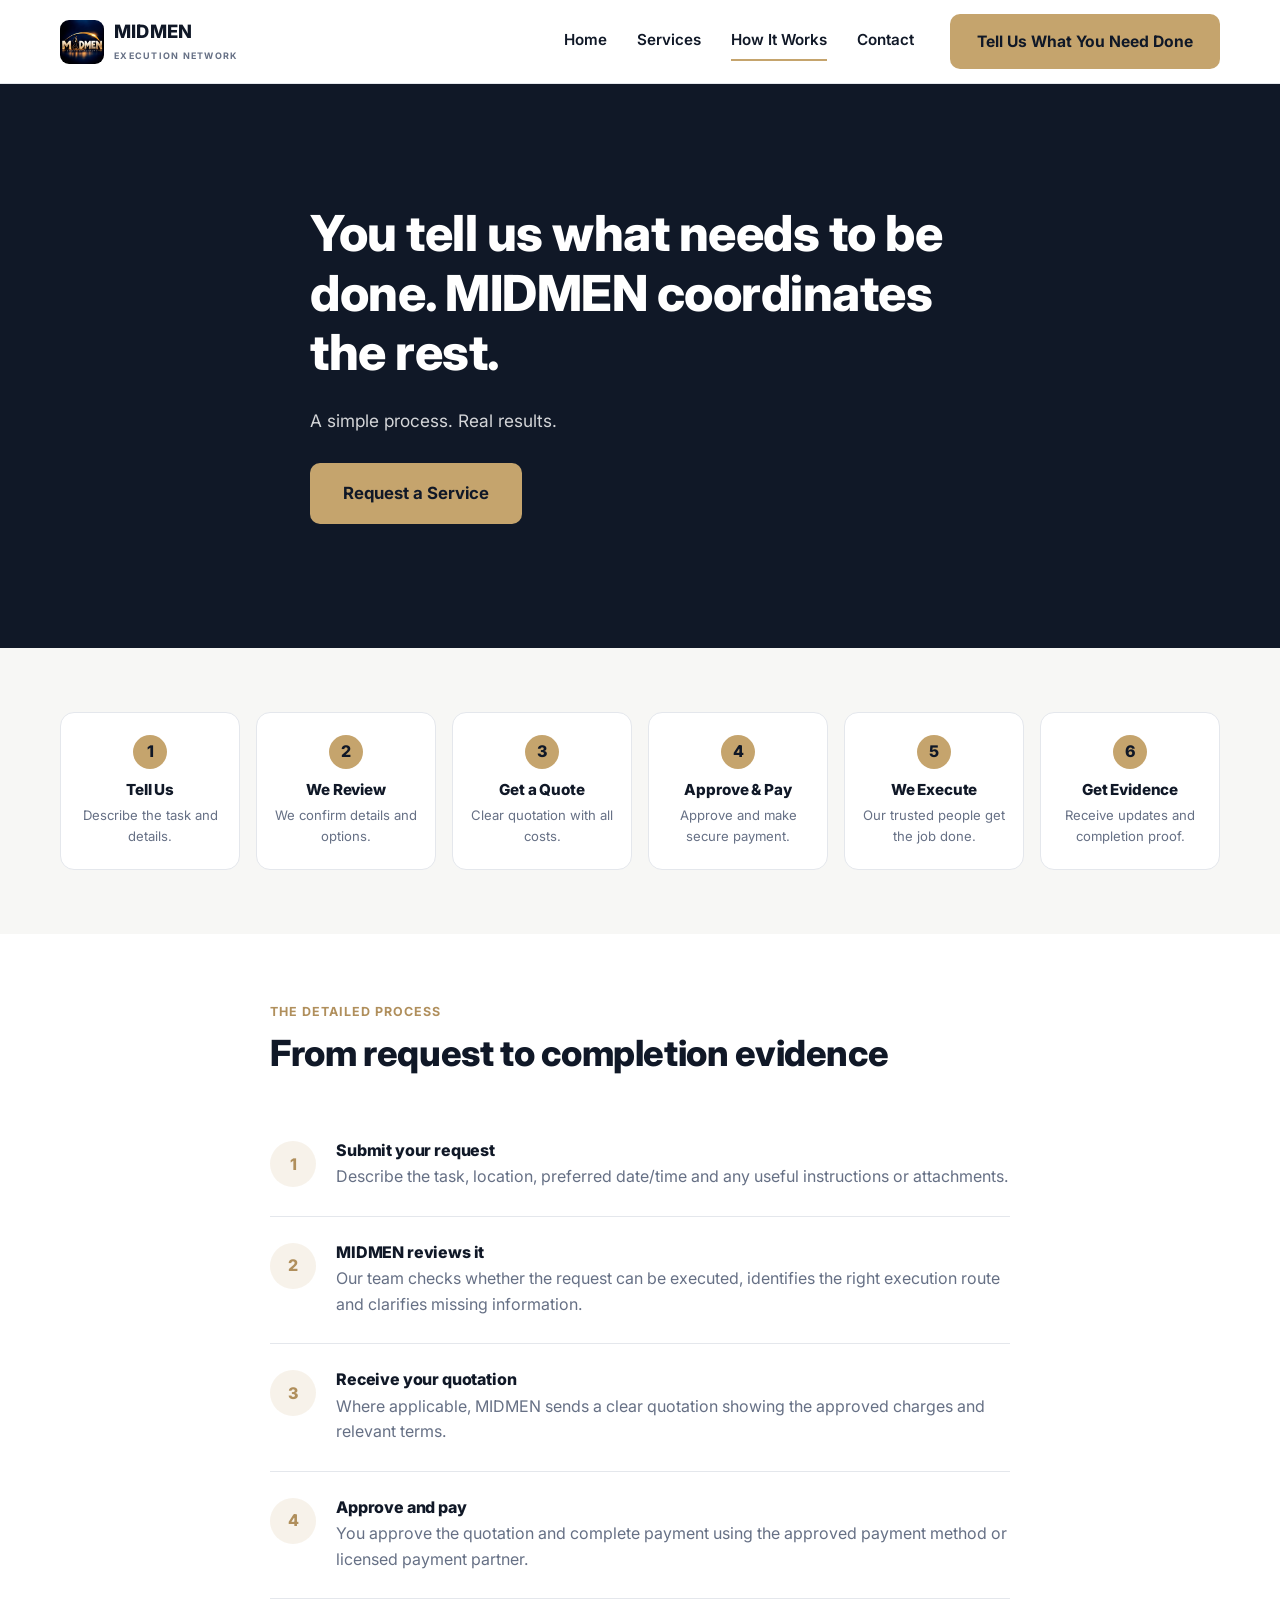
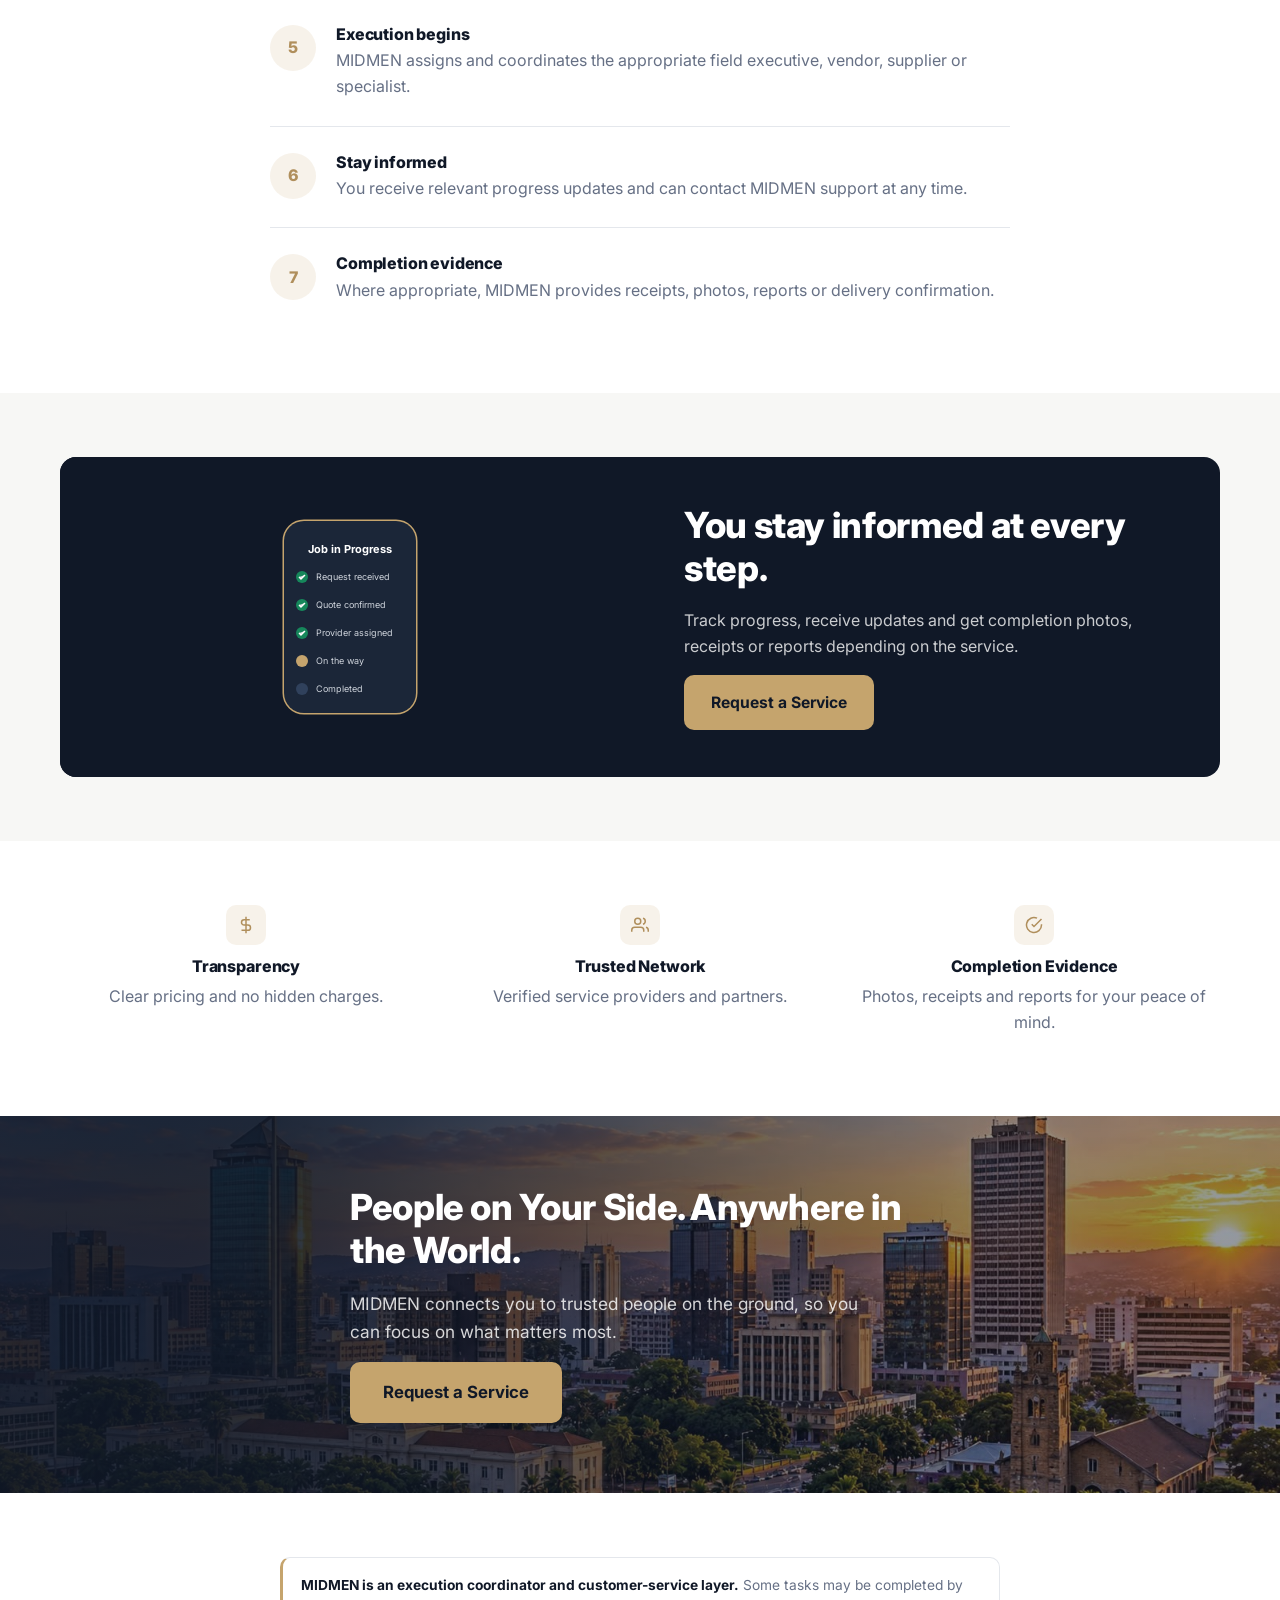
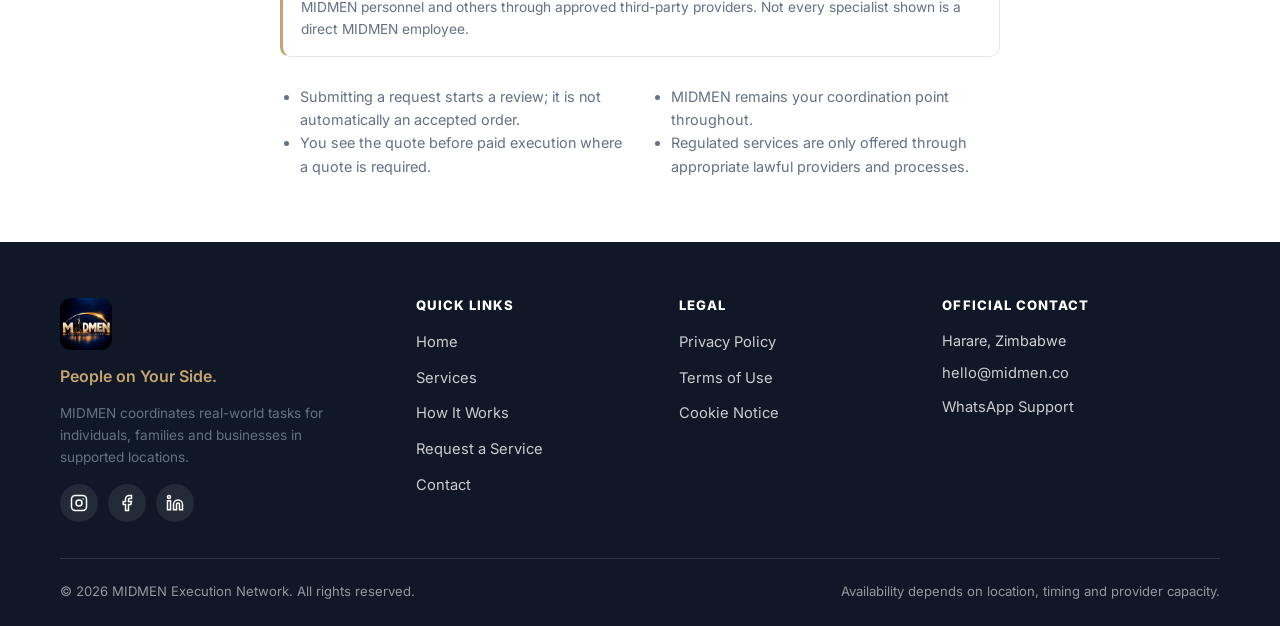
<file: how-it-works.html>
<!DOCTYPE html>
<html lang="en">
<head>
<meta charset="UTF-8">
<meta name="viewport" content="width=device-width, initial-scale=1.0">
<title>How MIDMEN Works | Request, Quote, Execute</title>
<meta name="description" content="Request, Review, Quote, Approve & Pay, Execute, Updates, Completion Evidence — how MIDMEN coordinates your task from start to finish.">
<link rel="icon" href="assets/images/logo-mark.png">
<link rel="preconnect" href="https://fonts.googleapis.com">
<link rel="preconnect" href="https://fonts.gstatic.com" crossorigin>
<link href="https://fonts.googleapis.com/css2?family=Inter:wght@400;500;600;700;800&display=swap" rel="stylesheet">
<link rel="stylesheet" href="css/style.css">
</head>
<body>

<header class="site-header">
  <nav class="nav">
    <a href="index.html" class="brand">
      <img src="assets/images/logo-mark.png" alt="MIDMEN Execution Network" class="brand-logo-img">
      <span>
        <span class="brand-word">MIDMEN</span>
        <span class="brand-sub">EXECUTION NETWORK</span>
      </span>
    </a>
    <button class="nav-toggle" aria-label="Toggle menu" aria-expanded="false"><span></span></button>
    <div class="nav-links">
      <a href="index.html">Home</a>
      <a href="services.html">Services</a>
      <a href="how-it-works.html" class="active">How It Works</a>
      <a href="contact.html">Contact</a>
      <a href="request.html" class="btn btn-primary nav-cta">Tell Us What You Need Done</a>
    </div>
  </nav>
</header>

<main>

  <section class="hero hero-compact">
    <div class="container hero-inner">
      <h1>You tell us what needs to be done. MIDMEN coordinates the rest.</h1>
      <p class="lead">A simple process. Real results.</p>
      <div class="hero-ctas"><a href="request.html" class="btn btn-primary btn-lg">Request a Service</a></div>
    </div>
  </section>

  <section>
    <div class="container">
      <div class="steps-row">
        <div class="step"><div class="step-num">1</div><h4>Tell Us</h4><p>Describe the task and details.</p></div>
        <div class="step"><div class="step-num">2</div><h4>We Review</h4><p>We confirm details and options.</p></div>
        <div class="step"><div class="step-num">3</div><h4>Get a Quote</h4><p>Clear quotation with all costs.</p></div>
        <div class="step"><div class="step-num">4</div><h4>Approve &amp; Pay</h4><p>Approve and make secure payment.</p></div>
        <div class="step"><div class="step-num">5</div><h4>We Execute</h4><p>Our trusted people get the job done.</p></div>
        <div class="step"><div class="step-num">6</div><h4>Get Evidence</h4><p>Receive updates and completion proof.</p></div>
      </div>
    </div>
  </section>

  <section class="bg-white-section">
    <div class="container" style="max-width:780px;">
      <div class="section-head">
        <span class="eyebrow">The Detailed Process</span>
        <h2>From request to completion evidence</h2>
      </div>
      <div class="process-list">
        <div class="process-item">
          <div class="process-num">1</div>
          <div><h4>Submit your request</h4><p>Describe the task, location, preferred date/time and any useful instructions or attachments.</p></div>
        </div>
        <div class="process-item">
          <div class="process-num">2</div>
          <div><h4>MIDMEN reviews it</h4><p>Our team checks whether the request can be executed, identifies the right execution route and clarifies missing information.</p></div>
        </div>
        <div class="process-item">
          <div class="process-num">3</div>
          <div><h4>Receive your quotation</h4><p>Where applicable, MIDMEN sends a clear quotation showing the approved charges and relevant terms.</p></div>
        </div>
        <div class="process-item">
          <div class="process-num">4</div>
          <div><h4>Approve and pay</h4><p>You approve the quotation and complete payment using the approved payment method or licensed payment partner.</p></div>
        </div>
        <div class="process-item">
          <div class="process-num">5</div>
          <div><h4>Execution begins</h4><p>MIDMEN assigns and coordinates the appropriate field executive, vendor, supplier or specialist.</p></div>
        </div>
        <div class="process-item">
          <div class="process-num">6</div>
          <div><h4>Stay informed</h4><p>You receive relevant progress updates and can contact MIDMEN support at any time.</p></div>
        </div>
        <div class="process-item">
          <div class="process-num">7</div>
          <div><h4>Completion evidence</h4><p>Where appropriate, MIDMEN provides receipts, photos, reports or delivery confirmation.</p></div>
        </div>
      </div>
    </div>
  </section>

  <section>
    <div class="container">
      <div class="banner">
        <div class="banner-media" style="background:var(--navy); display:flex; align-items:center; justify-content:center; padding:30px;">
          <svg width="140" height="200" viewBox="0 0 140 200" fill="none" xmlns="http://www.w3.org/2000/svg" aria-hidden="true">
            <rect x="4" y="4" width="132" height="192" rx="20" stroke="#C5A46D" stroke-width="3"/>
            <rect x="4" y="4" width="132" height="192" rx="20" fill="#1b2638"/>
            <text x="70" y="36" fill="#fff" font-family="Inter, sans-serif" font-size="11" font-weight="700" text-anchor="middle">Job in Progress</text>
            <g font-family="Inter, sans-serif" font-size="9" fill="#cfd4dc">
              <circle cx="22" cy="60" r="6" fill="#16875B"/><path d="M19 60l2 2 4-4" stroke="#fff" stroke-width="1.4"/>
              <text x="36" y="63">Request received</text>
              <circle cx="22" cy="88" r="6" fill="#16875B"/><path d="M19 88l2 2 4-4" stroke="#fff" stroke-width="1.4"/>
              <text x="36" y="91">Quote confirmed</text>
              <circle cx="22" cy="116" r="6" fill="#16875B"/><path d="M19 116l2 2 4-4" stroke="#fff" stroke-width="1.4"/>
              <text x="36" y="119">Provider assigned</text>
              <circle cx="22" cy="144" r="6" fill="#C5A46D"/>
              <text x="36" y="147">On the way</text>
              <circle cx="22" cy="172" r="6" fill="#30415c"/>
              <text x="36" y="175">Completed</text>
            </g>
          </svg>
        </div>
        <div class="banner-content">
          <h2>You stay informed at every step.</h2>
          <p>Track progress, receive updates and get completion photos, receipts or reports depending on the service.</p>
          <div><a href="request.html" class="btn btn-primary">Request a Service</a></div>
        </div>
      </div>
    </div>
  </section>

  <section class="bg-white-section">
    <div class="container">
      <div class="grid grid-3">
        <div class="text-center"><div class="card-icon-badge" style="margin:0 auto 12px;"><svg width="18" height="18" viewBox="0 0 24 24" fill="none" stroke="currentColor" stroke-width="2"><path d="M12 1v22"/><path d="M17 5H9.5a3.5 3.5 0 0 0 0 7h5a3.5 3.5 0 0 1 0 7H6"/></svg></div><h4>Transparency</h4><p>Clear pricing and no hidden charges.</p></div>
        <div class="text-center"><div class="card-icon-badge" style="margin:0 auto 12px;"><svg width="18" height="18" viewBox="0 0 24 24" fill="none" stroke="currentColor" stroke-width="2"><path d="M17 21v-2a4 4 0 0 0-4-4H5a4 4 0 0 0-4 4v2"/><circle cx="9" cy="7" r="4"/><path d="M23 21v-2a4 4 0 0 0-3-3.87"/><path d="M16 3.13a4 4 0 0 1 0 7.75"/></svg></div><h4>Trusted Network</h4><p>Verified service providers and partners.</p></div>
        <div class="text-center"><div class="card-icon-badge" style="margin:0 auto 12px;"><svg width="18" height="18" viewBox="0 0 24 24" fill="none" stroke="currentColor" stroke-width="2"><path d="M22 11.08V12a10 10 0 1 1-5.93-9.14"/><polyline points="22 4 12 14.01 9 11.01"/></svg></div><h4>Completion Evidence</h4><p>Photos, receipts and reports for your peace of mind.</p></div>
      </div>
    </div>
  </section>

  <section class="hero" style="padding:0;">
    <div class="hero-media"><img src="assets/images/city-skyline.jpg" alt="Harare skyline at sunset" loading="lazy"></div>
    <div class="container hero-inner" style="padding-top:70px; padding-bottom:70px; max-width:620px;">
      <h2 style="color:#fff;">People on Your Side. Anywhere in the World.</h2>
      <p class="lead">MIDMEN connects you to trusted people on the ground, so you can focus on what matters most.</p>
      <a href="request.html" class="btn btn-primary btn-lg">Request a Service</a>
    </div>
  </section>

  <section class="bg-white-section">
    <div class="container" style="max-width:760px;">
      <div class="notice-box">
        <strong style="color:var(--navy);">MIDMEN is an execution coordinator and customer-service layer.</strong>
        Some tasks may be completed by MIDMEN personnel and others through approved third-party providers. Not every specialist shown is a direct MIDMEN employee.
      </div>
      <div class="grid grid-2" style="margin-top:28px;">
        <ul style="list-style:disc; padding-left:20px; color:var(--text-secondary); font-size:0.9rem;">
          <li>Submitting a request starts a review; it is not automatically an accepted order.</li>
          <li>You see the quote before paid execution where a quote is required.</li>
        </ul>
        <ul style="list-style:disc; padding-left:20px; color:var(--text-secondary); font-size:0.9rem;">
          <li>MIDMEN remains your coordination point throughout.</li>
          <li>Regulated services are only offered through appropriate lawful providers and processes.</li>
        </ul>
      </div>
    </div>
  </section>

</main>

<footer class="site-footer" id="site-footer-include"></footer>
<script src="js/main.js"></script>
<script src="js/footer.js"></script>
</body>
</html>
</file>
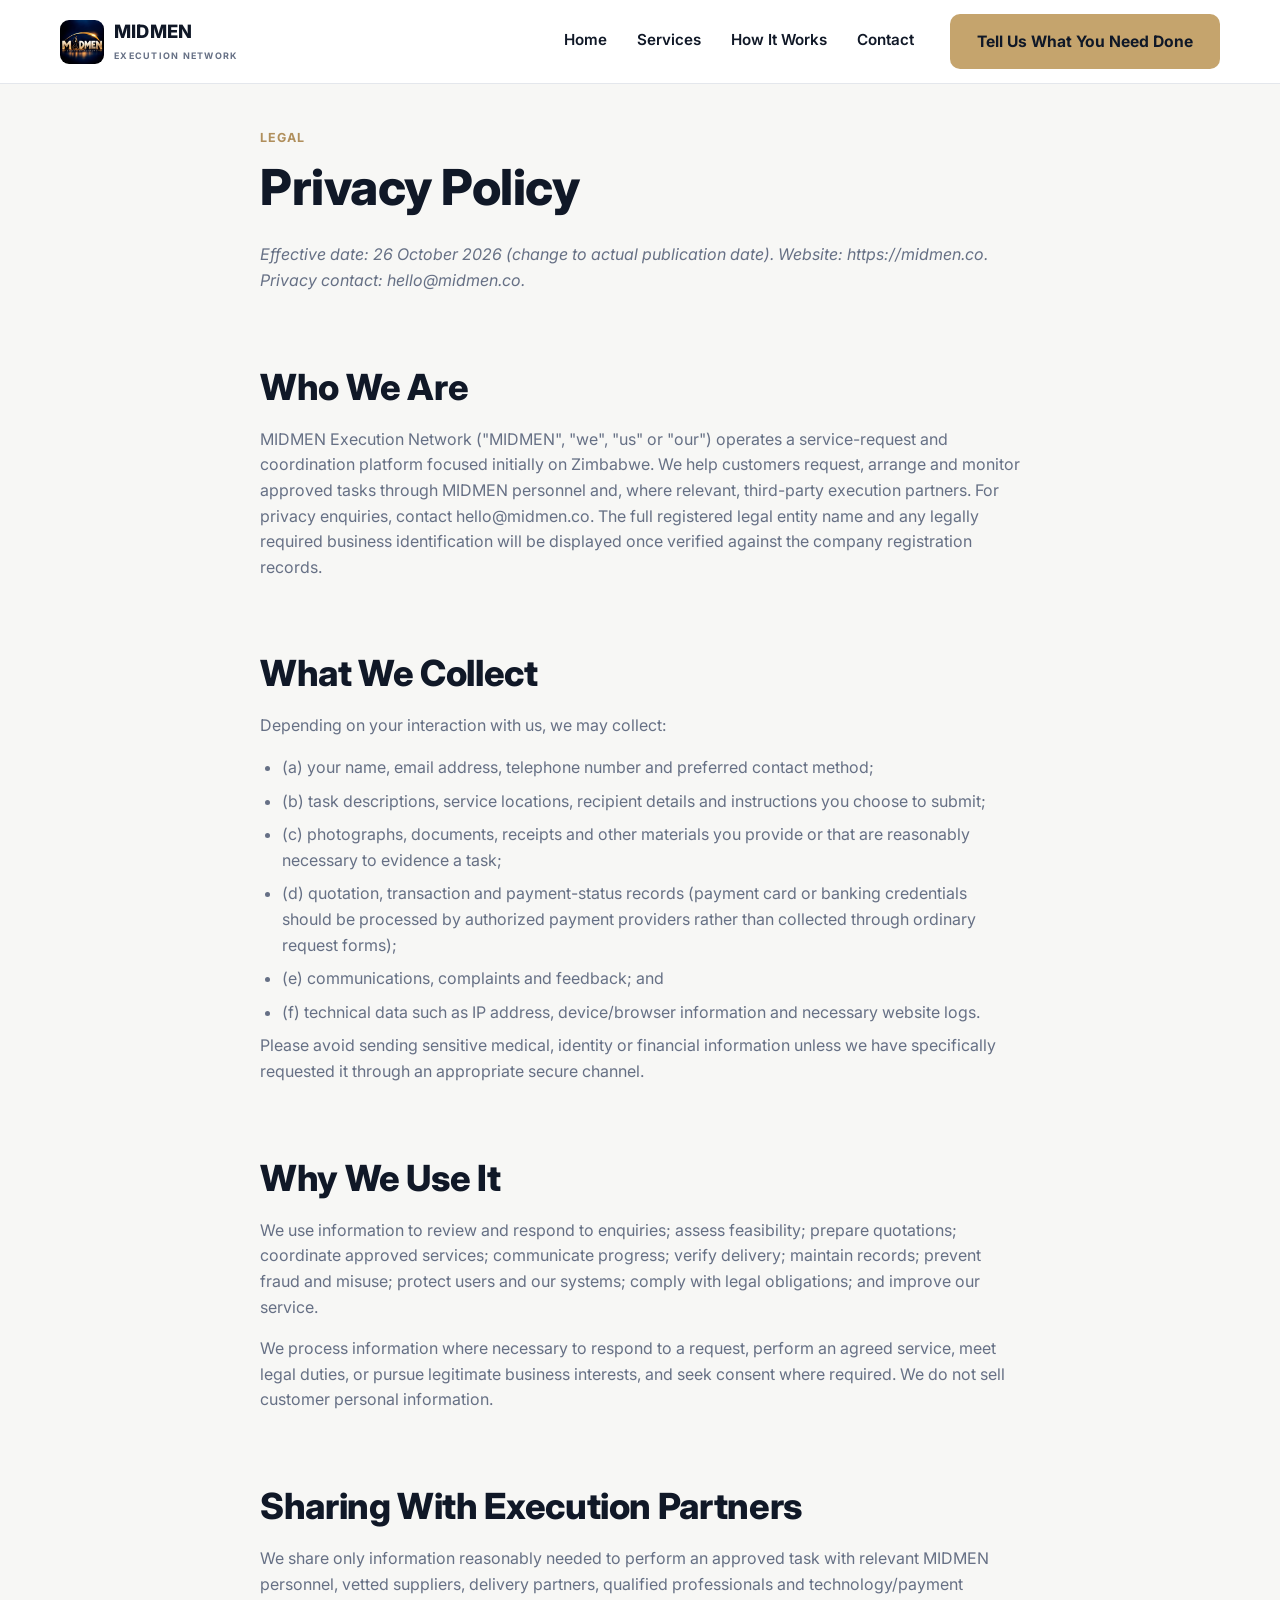
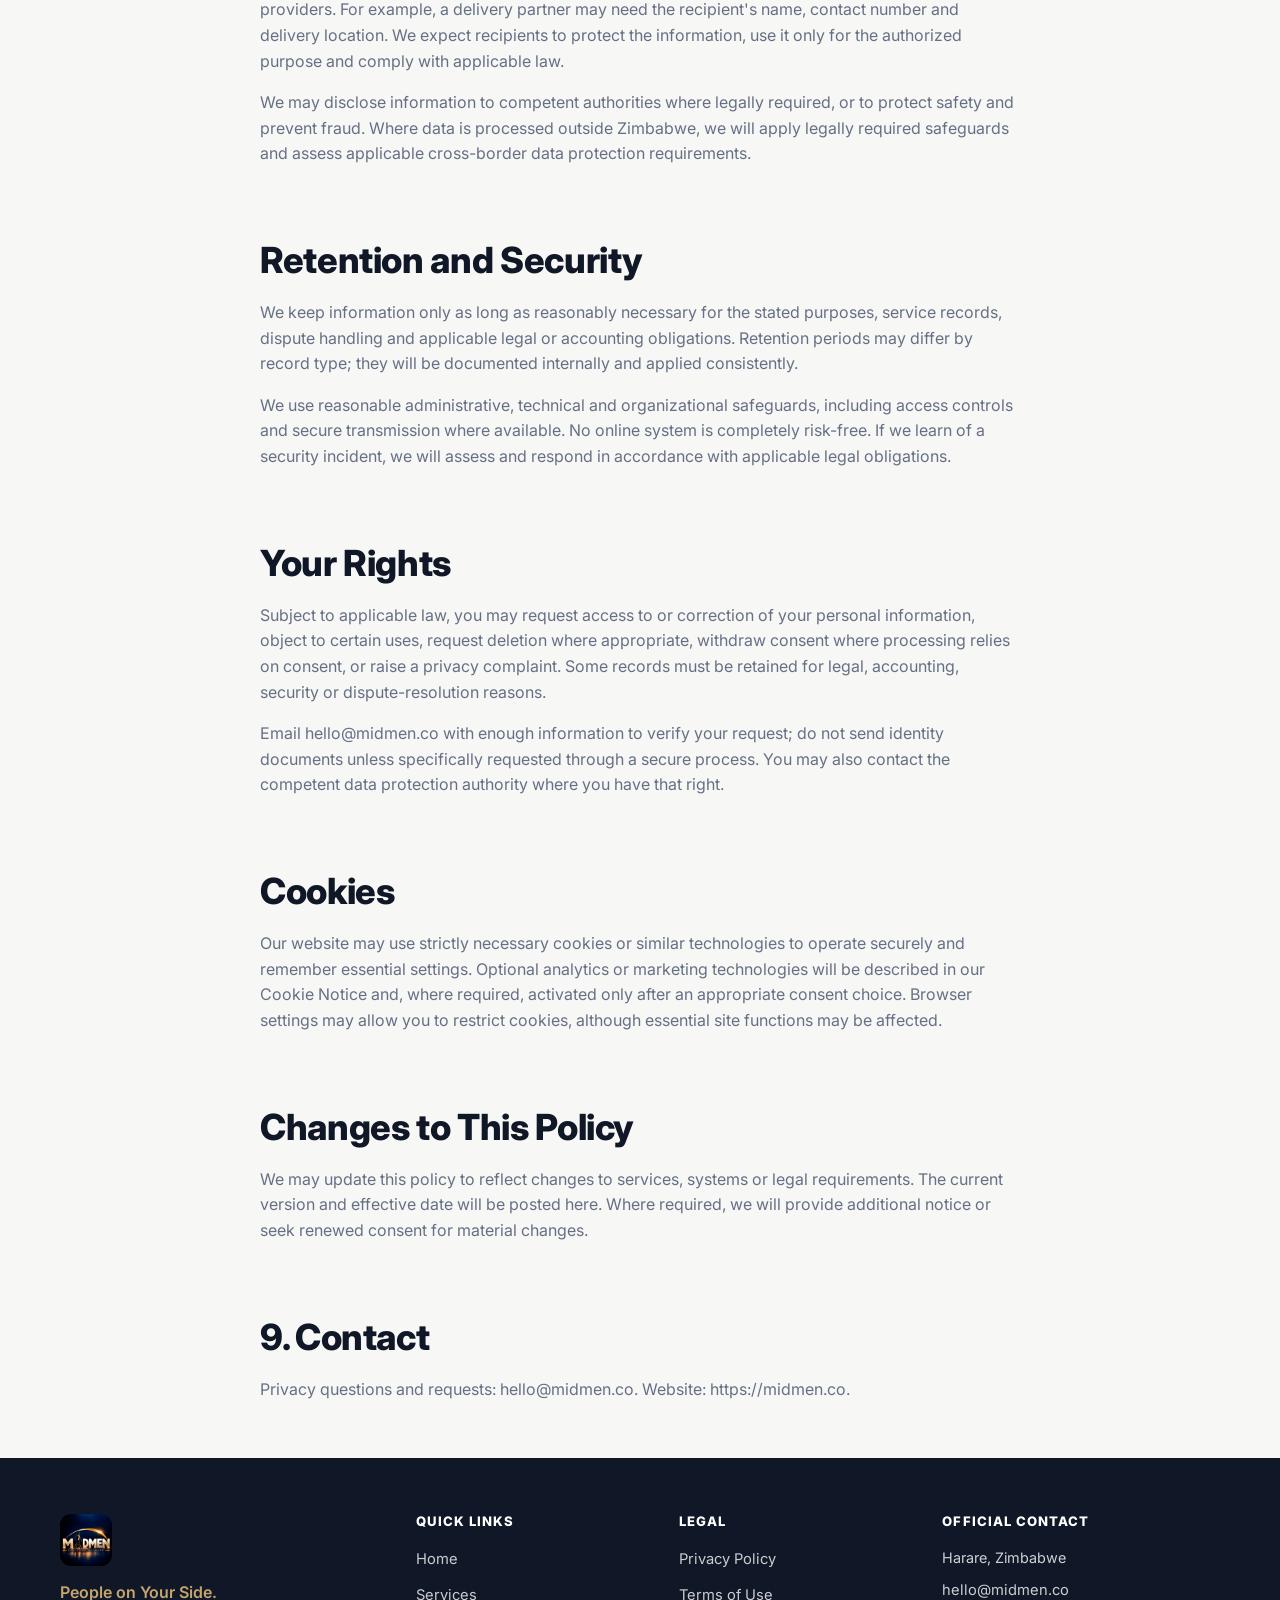
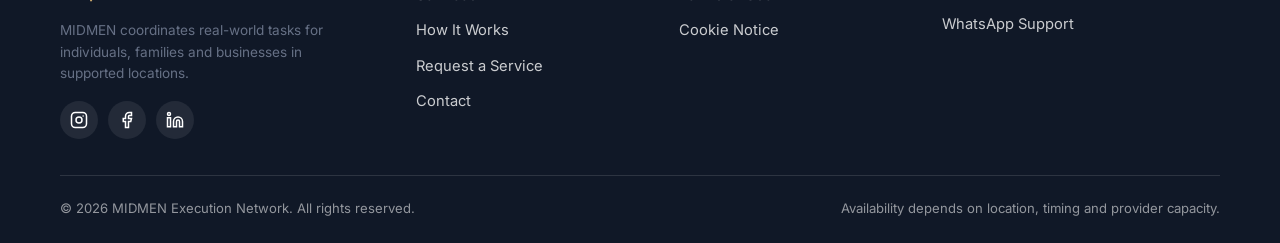
<file: privacy.html>
<!DOCTYPE html>
<html lang="en">
<head>
<meta charset="UTF-8">
<meta name="viewport" content="width=device-width, initial-scale=1.0">
<title>Privacy Policy | MIDMEN Execution Network</title>
<meta name="description" content="How MIDMEN Execution Network collects, uses and protects your information.">
<link rel="icon" href="assets/images/logo-mark.png">
<link rel="preconnect" href="https://fonts.googleapis.com">
<link rel="preconnect" href="https://fonts.gstatic.com" crossorigin>
<link href="https://fonts.googleapis.com/css2?family=Inter:wght@400;500;600;700;800&display=swap" rel="stylesheet">
<link rel="stylesheet" href="css/style.css">
</head>
<body>

<header class="site-header">
  <nav class="nav">
    <a href="index.html" class="brand">
      <img src="assets/images/logo-mark.png" alt="MIDMEN Execution Network" class="brand-logo-img">
      <span>
        <span class="brand-word">MIDMEN</span>
        <span class="brand-sub">EXECUTION NETWORK</span>
      </span>
    </a>
    <button class="nav-toggle" aria-label="Toggle menu" aria-expanded="false"><span></span></button>
    <div class="nav-links">
      <a href="index.html">Home</a>
      <a href="services.html">Services</a>
      <a href="how-it-works.html">How It Works</a>
      <a href="contact.html">Contact</a>
      <a href="request.html" class="btn btn-primary nav-cta">Tell Us What You Need Done</a>
    </div>
  </nav>
</header>

<main>
  <section class="section-tight">
    <div class="container legal-content" style="max-width:800px;">
      <span class="eyebrow">Legal</span>
      <h1>Privacy Policy</h1>
      <p><em>Effective date: 26 October 2026 (change to actual publication date). Website: https://midmen.co. Privacy contact: hello@midmen.co.</em></p>

      <h2>Who We Are</h2>
      <p>MIDMEN Execution Network ("MIDMEN", "we", "us" or "our") operates a service-request and coordination platform focused initially on Zimbabwe. We help customers request, arrange and monitor approved tasks through MIDMEN personnel and, where relevant, third-party execution partners. For privacy enquiries, contact <a href="mailto:hello@midmen.co">hello@midmen.co</a>. The full registered legal entity name and any legally required business identification will be displayed once verified against the company registration records.</p>

      <h2>What We Collect</h2>
      <p>Depending on your interaction with us, we may collect:</p>
      <ul>
        <li>(a) your name, email address, telephone number and preferred contact method;</li>
        <li>(b) task descriptions, service locations, recipient details and instructions you choose to submit;</li>
        <li>(c) photographs, documents, receipts and other materials you provide or that are reasonably necessary to evidence a task;</li>
        <li>(d) quotation, transaction and payment-status records (payment card or banking credentials should be processed by authorized payment providers rather than collected through ordinary request forms);</li>
        <li>(e) communications, complaints and feedback; and</li>
        <li>(f) technical data such as IP address, device/browser information and necessary website logs.</li>
      </ul>
      <p>Please avoid sending sensitive medical, identity or financial information unless we have specifically requested it through an appropriate secure channel.</p>

      <h2>Why We Use It</h2>
      <p>We use information to review and respond to enquiries; assess feasibility; prepare quotations; coordinate approved services; communicate progress; verify delivery; maintain records; prevent fraud and misuse; protect users and our systems; comply with legal obligations; and improve our service.</p>
      <p>We process information where necessary to respond to a request, perform an agreed service, meet legal duties, or pursue legitimate business interests, and seek consent where required. We do not sell customer personal information.</p>

      <h2>Sharing With Execution Partners</h2>
      <p>We share only information reasonably needed to perform an approved task with relevant MIDMEN personnel, vetted suppliers, delivery partners, qualified professionals and technology/payment providers. For example, a delivery partner may need the recipient's name, contact number and delivery location. We expect recipients to protect the information, use it only for the authorized purpose and comply with applicable law.</p>
      <p>We may disclose information to competent authorities where legally required, or to protect safety and prevent fraud. Where data is processed outside Zimbabwe, we will apply legally required safeguards and assess applicable cross-border data protection requirements.</p>

      <h2>Retention and Security</h2>
      <p>We keep information only as long as reasonably necessary for the stated purposes, service records, dispute handling and applicable legal or accounting obligations. Retention periods may differ by record type; they will be documented internally and applied consistently.</p>
      <p>We use reasonable administrative, technical and organizational safeguards, including access controls and secure transmission where available. No online system is completely risk-free. If we learn of a security incident, we will assess and respond in accordance with applicable legal obligations.</p>

      <h2>Your Rights</h2>
      <p>Subject to applicable law, you may request access to or correction of your personal information, object to certain uses, request deletion where appropriate, withdraw consent where processing relies on consent, or raise a privacy complaint. Some records must be retained for legal, accounting, security or dispute-resolution reasons.</p>
      <p>Email <a href="mailto:hello@midmen.co">hello@midmen.co</a> with enough information to verify your request; do not send identity documents unless specifically requested through a secure process. You may also contact the competent data protection authority where you have that right.</p>

      <h2>Cookies</h2>
      <p>Our website may use strictly necessary cookies or similar technologies to operate securely and remember essential settings. Optional analytics or marketing technologies will be described in our <a href="cookie-notice.html">Cookie Notice</a> and, where required, activated only after an appropriate consent choice. Browser settings may allow you to restrict cookies, although essential site functions may be affected.</p>

      <h2>Changes to This Policy</h2>
      <p>We may update this policy to reflect changes to services, systems or legal requirements. The current version and effective date will be posted here. Where required, we will provide additional notice or seek renewed consent for material changes.</p>

      <h2>9. Contact</h2>
      <p>Privacy questions and requests: <a href="mailto:hello@midmen.co">hello@midmen.co</a>. Website: <a href="https://midmen.co">https://midmen.co</a>.</p>
    </div>
  </section>
</main>

<footer class="site-footer" id="site-footer-include"></footer>
<script src="js/main.js"></script>
<script src="js/footer.js"></script>
</body>
</html>
</file>
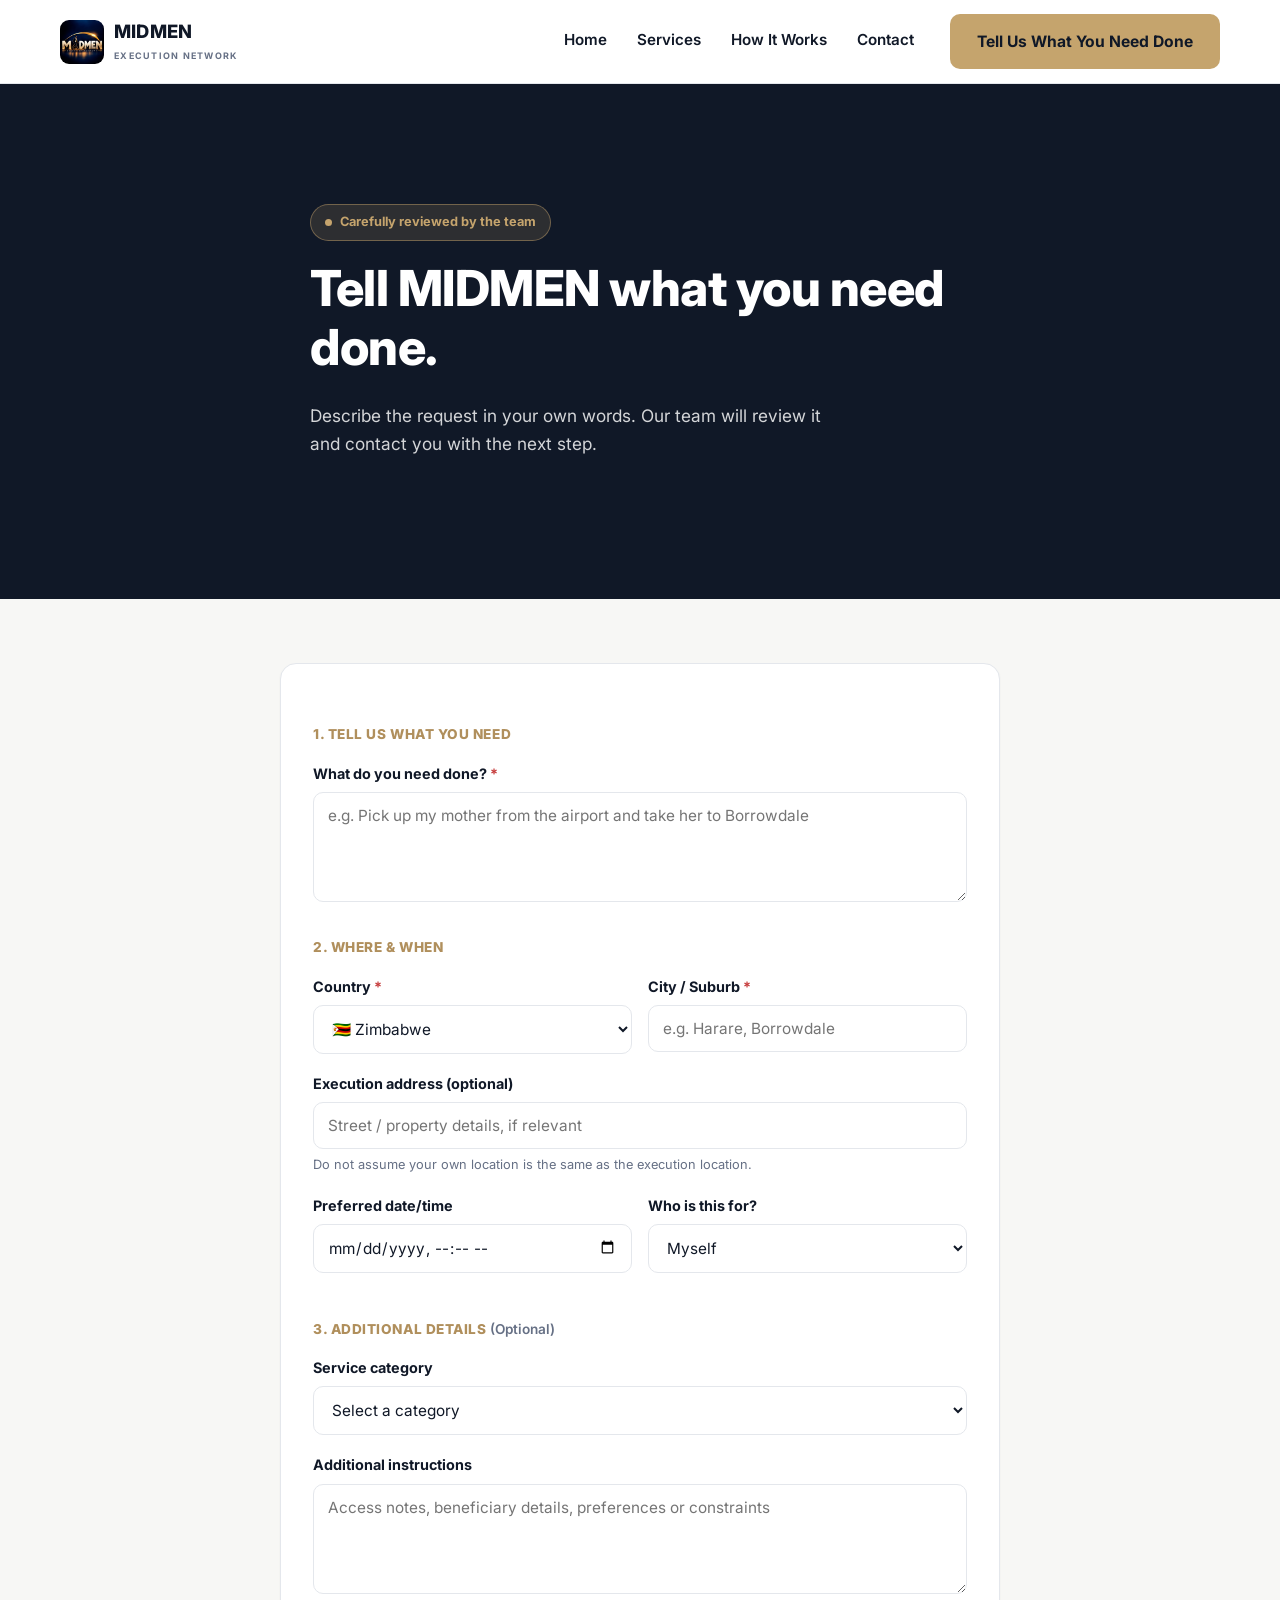
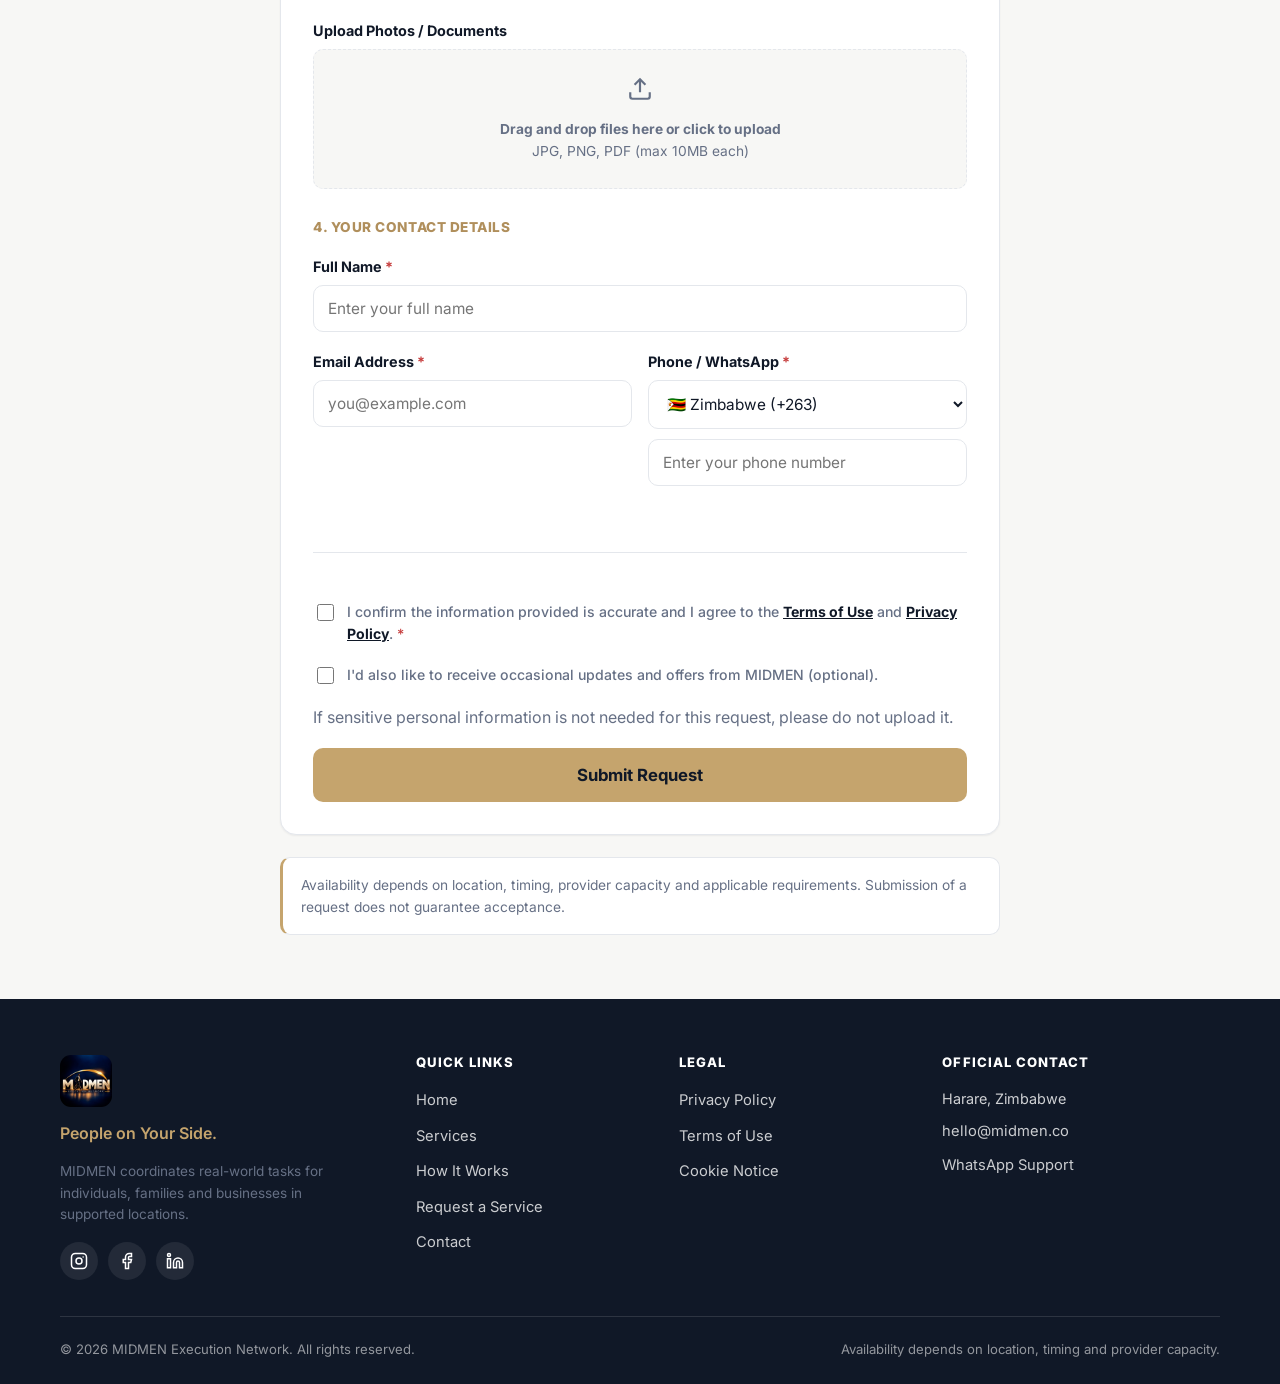
<file: request.html>
<!DOCTYPE html>
<html lang="en">
<head>
<meta charset="UTF-8">
<meta name="viewport" content="width=device-width, initial-scale=1.0">
<title>Request a Service | MIDMEN Execution Network</title>
<meta name="description" content="Tell MIDMEN what you need done. Describe your request, your location and your contact details — our team will review it and reach out with the next step.">
<link rel="icon" href="assets/images/logo-mark.png">
<link rel="preconnect" href="https://fonts.googleapis.com">
<link rel="preconnect" href="https://fonts.gstatic.com" crossorigin>
<link href="https://fonts.googleapis.com/css2?family=Inter:wght@400;500;600;700;800&display=swap" rel="stylesheet">
<link rel="stylesheet" href="css/style.css">
</head>
<body>

<header class="site-header">
  <nav class="nav">
    <a href="index.html" class="brand">
      <img src="assets/images/logo-mark.png" alt="MIDMEN Execution Network" class="brand-logo-img">
      <span>
        <span class="brand-word">MIDMEN</span>
        <span class="brand-sub">EXECUTION NETWORK</span>
      </span>
    </a>
    <button class="nav-toggle" aria-label="Toggle menu" aria-expanded="false"><span></span></button>
    <div class="nav-links">
      <a href="index.html">Home</a>
      <a href="services.html">Services</a>
      <a href="how-it-works.html">How It Works</a>
      <a href="contact.html">Contact</a>
      <a href="request.html" class="btn btn-primary nav-cta active">Tell Us What You Need Done</a>
    </div>
  </nav>
</header>

<main>
  <section class="hero hero-compact">
    <div class="container hero-inner">
      <span class="badge"><span class="dot"></span>Carefully reviewed by the team</span>
      <h1>Tell MIDMEN what you need done.</h1>
      <p class="lead">Describe the request in your own words. Our team will review it and contact you with the next step.</p>
    </div>
  </section>

  <section>
    <div class="container" style="max-width:760px;">

      <div class="form-card">
        <div class="form-fields">
          <div class="form-status"></div>

          <form data-midmen-form novalidate>
            <input type="hidden" name="subject" value="New MIDMEN Service Request">
            <input type="hidden" name="reference">
            <input type="text" name="bot_trap" class="hp-field" tabindex="-1" autocomplete="off">

            <p class="form-step-title">1. Tell Us What You Need</p>
            <div class="field">
              <label for="need">What do you need done? <span class="required">*</span></label>
              <textarea id="need" name="need" required placeholder="e.g. Pick up my mother from the airport and take her to Borrowdale"></textarea>
            </div>

            <p class="form-step-title">2. Where &amp; When</p>
            <div class="field-row">
              <div class="field">
                <label for="country">Country <span class="required">*</span></label>
                <select id="country" name="country" required>
                  <option value="">Select a country</option>
                  <option value="Afghanistan" data-iso="AF">🇦🇫 Afghanistan</option>
                  <option value="Albania" data-iso="AL">🇦🇱 Albania</option>
                  <option value="Algeria" data-iso="DZ">🇩🇿 Algeria</option>
                  <option value="Andorra" data-iso="AD">🇦🇩 Andorra</option>
                  <option value="Angola" data-iso="AO">🇦🇴 Angola</option>
                  <option value="Antigua and Barbuda" data-iso="AG">🇦🇬 Antigua and Barbuda</option>
                  <option value="Argentina" data-iso="AR">🇦🇷 Argentina</option>
                  <option value="Armenia" data-iso="AM">🇦🇲 Armenia</option>
                  <option value="Australia" data-iso="AU">🇦🇺 Australia</option>
                  <option value="Austria" data-iso="AT">🇦🇹 Austria</option>
                  <option value="Azerbaijan" data-iso="AZ">🇦🇿 Azerbaijan</option>
                  <option value="Bahamas" data-iso="BS">🇧🇸 Bahamas</option>
                  <option value="Bahrain" data-iso="BH">🇧🇭 Bahrain</option>
                  <option value="Bangladesh" data-iso="BD">🇧🇩 Bangladesh</option>
                  <option value="Barbados" data-iso="BB">🇧🇧 Barbados</option>
                  <option value="Belarus" data-iso="BY">🇧🇾 Belarus</option>
                  <option value="Belgium" data-iso="BE">🇧🇪 Belgium</option>
                  <option value="Belize" data-iso="BZ">🇧🇿 Belize</option>
                  <option value="Benin" data-iso="BJ">🇧🇯 Benin</option>
                  <option value="Bhutan" data-iso="BT">🇧🇹 Bhutan</option>
                  <option value="Bolivia" data-iso="BO">🇧🇴 Bolivia</option>
                  <option value="Bosnia and Herzegovina" data-iso="BA">🇧🇦 Bosnia and Herzegovina</option>
                  <option value="Botswana" data-iso="BW">🇧🇼 Botswana</option>
                  <option value="Brazil" data-iso="BR">🇧🇷 Brazil</option>
                  <option value="Brunei" data-iso="BN">🇧🇳 Brunei</option>
                  <option value="Bulgaria" data-iso="BG">🇧🇬 Bulgaria</option>
                  <option value="Burkina Faso" data-iso="BF">🇧🇫 Burkina Faso</option>
                  <option value="Burundi" data-iso="BI">🇧🇮 Burundi</option>
                  <option value="Cambodia" data-iso="KH">🇰🇭 Cambodia</option>
                  <option value="Cameroon" data-iso="CM">🇨🇲 Cameroon</option>
                  <option value="Canada" data-iso="CA">🇨🇦 Canada</option>
                  <option value="Cape Verde" data-iso="CV">🇨🇻 Cape Verde</option>
                  <option value="Central African Republic" data-iso="CF">🇨🇫 Central African Republic</option>
                  <option value="Chad" data-iso="TD">🇹🇩 Chad</option>
                  <option value="Chile" data-iso="CL">🇨🇱 Chile</option>
                  <option value="China" data-iso="CN">🇨🇳 China</option>
                  <option value="Colombia" data-iso="CO">🇨🇴 Colombia</option>
                  <option value="Comoros" data-iso="KM">🇰🇲 Comoros</option>
                  <option value="Congo (DRC)" data-iso="CD">🇨🇩 Congo (DRC)</option>
                  <option value="Congo (Republic)" data-iso="CG">🇨🇬 Congo (Republic)</option>
                  <option value="Costa Rica" data-iso="CR">🇨🇷 Costa Rica</option>
                  <option value="Cote d'Ivoire" data-iso="CI">🇨🇮 Cote d'Ivoire</option>
                  <option value="Croatia" data-iso="HR">🇭🇷 Croatia</option>
                  <option value="Cuba" data-iso="CU">🇨🇺 Cuba</option>
                  <option value="Cyprus" data-iso="CY">🇨🇾 Cyprus</option>
                  <option value="Czechia" data-iso="CZ">🇨🇿 Czechia</option>
                  <option value="Denmark" data-iso="DK">🇩🇰 Denmark</option>
                  <option value="Djibouti" data-iso="DJ">🇩🇯 Djibouti</option>
                  <option value="Dominica" data-iso="DM">🇩🇲 Dominica</option>
                  <option value="Dominican Republic" data-iso="DO">🇩🇴 Dominican Republic</option>
                  <option value="Ecuador" data-iso="EC">🇪🇨 Ecuador</option>
                  <option value="Egypt" data-iso="EG">🇪🇬 Egypt</option>
                  <option value="El Salvador" data-iso="SV">🇸🇻 El Salvador</option>
                  <option value="Equatorial Guinea" data-iso="GQ">🇬🇶 Equatorial Guinea</option>
                  <option value="Eritrea" data-iso="ER">🇪🇷 Eritrea</option>
                  <option value="Estonia" data-iso="EE">🇪🇪 Estonia</option>
                  <option value="Eswatini" data-iso="SZ">🇸🇿 Eswatini</option>
                  <option value="Ethiopia" data-iso="ET">🇪🇹 Ethiopia</option>
                  <option value="Fiji" data-iso="FJ">🇫🇯 Fiji</option>
                  <option value="Finland" data-iso="FI">🇫🇮 Finland</option>
                  <option value="France" data-iso="FR">🇫🇷 France</option>
                  <option value="Gabon" data-iso="GA">🇬🇦 Gabon</option>
                  <option value="Gambia" data-iso="GM">🇬🇲 Gambia</option>
                  <option value="Georgia" data-iso="GE">🇬🇪 Georgia</option>
                  <option value="Germany" data-iso="DE">🇩🇪 Germany</option>
                  <option value="Ghana" data-iso="GH">🇬🇭 Ghana</option>
                  <option value="Greece" data-iso="GR">🇬🇷 Greece</option>
                  <option value="Grenada" data-iso="GD">🇬🇩 Grenada</option>
                  <option value="Guatemala" data-iso="GT">🇬🇹 Guatemala</option>
                  <option value="Guinea" data-iso="GN">🇬🇳 Guinea</option>
                  <option value="Guinea-Bissau" data-iso="GW">🇬🇼 Guinea-Bissau</option>
                  <option value="Guyana" data-iso="GY">🇬🇾 Guyana</option>
                  <option value="Haiti" data-iso="HT">🇭🇹 Haiti</option>
                  <option value="Honduras" data-iso="HN">🇭🇳 Honduras</option>
                  <option value="Hungary" data-iso="HU">🇭🇺 Hungary</option>
                  <option value="Iceland" data-iso="IS">🇮🇸 Iceland</option>
                  <option value="India" data-iso="IN">🇮🇳 India</option>
                  <option value="Indonesia" data-iso="ID">🇮🇩 Indonesia</option>
                  <option value="Iran" data-iso="IR">🇮🇷 Iran</option>
                  <option value="Iraq" data-iso="IQ">🇮🇶 Iraq</option>
                  <option value="Ireland" data-iso="IE">🇮🇪 Ireland</option>
                  <option value="Israel" data-iso="IL">🇮🇱 Israel</option>
                  <option value="Italy" data-iso="IT">🇮🇹 Italy</option>
                  <option value="Jamaica" data-iso="JM">🇯🇲 Jamaica</option>
                  <option value="Japan" data-iso="JP">🇯🇵 Japan</option>
                  <option value="Jordan" data-iso="JO">🇯🇴 Jordan</option>
                  <option value="Kazakhstan" data-iso="KZ">🇰🇿 Kazakhstan</option>
                  <option value="Kenya" data-iso="KE">🇰🇪 Kenya</option>
                  <option value="Kiribati" data-iso="KI">🇰🇮 Kiribati</option>
                  <option value="Kuwait" data-iso="KW">🇰🇼 Kuwait</option>
                  <option value="Kyrgyzstan" data-iso="KG">🇰🇬 Kyrgyzstan</option>
                  <option value="Laos" data-iso="LA">🇱🇦 Laos</option>
                  <option value="Latvia" data-iso="LV">🇱🇻 Latvia</option>
                  <option value="Lebanon" data-iso="LB">🇱🇧 Lebanon</option>
                  <option value="Lesotho" data-iso="LS">🇱🇸 Lesotho</option>
                  <option value="Liberia" data-iso="LR">🇱🇷 Liberia</option>
                  <option value="Libya" data-iso="LY">🇱🇾 Libya</option>
                  <option value="Liechtenstein" data-iso="LI">🇱🇮 Liechtenstein</option>
                  <option value="Lithuania" data-iso="LT">🇱🇹 Lithuania</option>
                  <option value="Luxembourg" data-iso="LU">🇱🇺 Luxembourg</option>
                  <option value="Madagascar" data-iso="MG">🇲🇬 Madagascar</option>
                  <option value="Malawi" data-iso="MW">🇲🇼 Malawi</option>
                  <option value="Malaysia" data-iso="MY">🇲🇾 Malaysia</option>
                  <option value="Maldives" data-iso="MV">🇲🇻 Maldives</option>
                  <option value="Mali" data-iso="ML">🇲🇱 Mali</option>
                  <option value="Malta" data-iso="MT">🇲🇹 Malta</option>
                  <option value="Mauritania" data-iso="MR">🇲🇷 Mauritania</option>
                  <option value="Mauritius" data-iso="MU">🇲🇺 Mauritius</option>
                  <option value="Mexico" data-iso="MX">🇲🇽 Mexico</option>
                  <option value="Moldova" data-iso="MD">🇲🇩 Moldova</option>
                  <option value="Monaco" data-iso="MC">🇲🇨 Monaco</option>
                  <option value="Mongolia" data-iso="MN">🇲🇳 Mongolia</option>
                  <option value="Montenegro" data-iso="ME">🇲🇪 Montenegro</option>
                  <option value="Morocco" data-iso="MA">🇲🇦 Morocco</option>
                  <option value="Mozambique" data-iso="MZ">🇲🇿 Mozambique</option>
                  <option value="Myanmar" data-iso="MM">🇲🇲 Myanmar</option>
                  <option value="Namibia" data-iso="NA">🇳🇦 Namibia</option>
                  <option value="Nepal" data-iso="NP">🇳🇵 Nepal</option>
                  <option value="Netherlands" data-iso="NL">🇳🇱 Netherlands</option>
                  <option value="New Zealand" data-iso="NZ">🇳🇿 New Zealand</option>
                  <option value="Nicaragua" data-iso="NI">🇳🇮 Nicaragua</option>
                  <option value="Niger" data-iso="NE">🇳🇪 Niger</option>
                  <option value="Nigeria" data-iso="NG">🇳🇬 Nigeria</option>
                  <option value="North Korea" data-iso="KP">🇰🇵 North Korea</option>
                  <option value="North Macedonia" data-iso="MK">🇲🇰 North Macedonia</option>
                  <option value="Norway" data-iso="NO">🇳🇴 Norway</option>
                  <option value="Oman" data-iso="OM">🇴🇲 Oman</option>
                  <option value="Pakistan" data-iso="PK">🇵🇰 Pakistan</option>
                  <option value="Palestine" data-iso="PS">🇵🇸 Palestine</option>
                  <option value="Panama" data-iso="PA">🇵🇦 Panama</option>
                  <option value="Papua New Guinea" data-iso="PG">🇵🇬 Papua New Guinea</option>
                  <option value="Paraguay" data-iso="PY">🇵🇾 Paraguay</option>
                  <option value="Peru" data-iso="PE">🇵🇪 Peru</option>
                  <option value="Philippines" data-iso="PH">🇵🇭 Philippines</option>
                  <option value="Poland" data-iso="PL">🇵🇱 Poland</option>
                  <option value="Portugal" data-iso="PT">🇵🇹 Portugal</option>
                  <option value="Qatar" data-iso="QA">🇶🇦 Qatar</option>
                  <option value="Romania" data-iso="RO">🇷🇴 Romania</option>
                  <option value="Russia" data-iso="RU">🇷🇺 Russia</option>
                  <option value="Rwanda" data-iso="RW">🇷🇼 Rwanda</option>
                  <option value="Saint Kitts and Nevis" data-iso="KN">🇰🇳 Saint Kitts and Nevis</option>
                  <option value="Saint Lucia" data-iso="LC">🇱🇨 Saint Lucia</option>
                  <option value="Saint Vincent and the Grenadines" data-iso="VC">🇻🇨 Saint Vincent and the Grenadines</option>
                  <option value="Samoa" data-iso="WS">🇼🇸 Samoa</option>
                  <option value="San Marino" data-iso="SM">🇸🇲 San Marino</option>
                  <option value="Sao Tome and Principe" data-iso="ST">🇸🇹 Sao Tome and Principe</option>
                  <option value="Saudi Arabia" data-iso="SA">🇸🇦 Saudi Arabia</option>
                  <option value="Senegal" data-iso="SN">🇸🇳 Senegal</option>
                  <option value="Serbia" data-iso="RS">🇷🇸 Serbia</option>
                  <option value="Seychelles" data-iso="SC">🇸🇨 Seychelles</option>
                  <option value="Sierra Leone" data-iso="SL">🇸🇱 Sierra Leone</option>
                  <option value="Singapore" data-iso="SG">🇸🇬 Singapore</option>
                  <option value="Slovakia" data-iso="SK">🇸🇰 Slovakia</option>
                  <option value="Slovenia" data-iso="SI">🇸🇮 Slovenia</option>
                  <option value="Solomon Islands" data-iso="SB">🇸🇧 Solomon Islands</option>
                  <option value="Somalia" data-iso="SO">🇸🇴 Somalia</option>
                  <option value="South Africa" data-iso="ZA">🇿🇦 South Africa</option>
                  <option value="South Korea" data-iso="KR">🇰🇷 South Korea</option>
                  <option value="South Sudan" data-iso="SS">🇸🇸 South Sudan</option>
                  <option value="Spain" data-iso="ES">🇪🇸 Spain</option>
                  <option value="Sri Lanka" data-iso="LK">🇱🇰 Sri Lanka</option>
                  <option value="Sudan" data-iso="SD">🇸🇩 Sudan</option>
                  <option value="Suriname" data-iso="SR">🇸🇷 Suriname</option>
                  <option value="Sweden" data-iso="SE">🇸🇪 Sweden</option>
                  <option value="Switzerland" data-iso="CH">🇨🇭 Switzerland</option>
                  <option value="Syria" data-iso="SY">🇸🇾 Syria</option>
                  <option value="Taiwan" data-iso="TW">🇹🇼 Taiwan</option>
                  <option value="Tajikistan" data-iso="TJ">🇹🇯 Tajikistan</option>
                  <option value="Tanzania" data-iso="TZ">🇹🇿 Tanzania</option>
                  <option value="Thailand" data-iso="TH">🇹🇭 Thailand</option>
                  <option value="Timor-Leste" data-iso="TL">🇹🇱 Timor-Leste</option>
                  <option value="Togo" data-iso="TG">🇹🇬 Togo</option>
                  <option value="Tonga" data-iso="TO">🇹🇴 Tonga</option>
                  <option value="Trinidad and Tobago" data-iso="TT">🇹🇹 Trinidad and Tobago</option>
                  <option value="Tunisia" data-iso="TN">🇹🇳 Tunisia</option>
                  <option value="Turkey" data-iso="TR">🇹🇷 Turkey</option>
                  <option value="Turkmenistan" data-iso="TM">🇹🇲 Turkmenistan</option>
                  <option value="Tuvalu" data-iso="TV">🇹🇻 Tuvalu</option>
                  <option value="Uganda" data-iso="UG">🇺🇬 Uganda</option>
                  <option value="Ukraine" data-iso="UA">🇺🇦 Ukraine</option>
                  <option value="United Arab Emirates" data-iso="AE">🇦🇪 United Arab Emirates</option>
                  <option value="United Kingdom" data-iso="GB">🇬🇧 United Kingdom</option>
                  <option value="United States" data-iso="US">🇺🇸 United States</option>
                  <option value="Uruguay" data-iso="UY">🇺🇾 Uruguay</option>
                  <option value="Uzbekistan" data-iso="UZ">🇺🇿 Uzbekistan</option>
                  <option value="Vanuatu" data-iso="VU">🇻🇺 Vanuatu</option>
                  <option value="Vatican City" data-iso="VA">🇻🇦 Vatican City</option>
                  <option value="Venezuela" data-iso="VE">🇻🇪 Venezuela</option>
                  <option value="Vietnam" data-iso="VN">🇻🇳 Vietnam</option>
                  <option value="Yemen" data-iso="YE">🇾🇪 Yemen</option>
                  <option value="Zambia" data-iso="ZM">🇿🇲 Zambia</option>
                  <option value="Zimbabwe" data-iso="ZW" selected>🇿🇼 Zimbabwe</option>
                </select>
              </div>
              <div class="field">
                <label for="city">City / Suburb <span class="required">*</span></label>
                <input type="text" id="city" name="city" required placeholder="e.g. Harare, Borrowdale">
              </div>
            </div>
            <div class="field">
              <label for="address">Execution address (optional)</label>
              <input type="text" id="address" name="address" placeholder="Street / property details, if relevant">
              <p class="hint">Do not assume your own location is the same as the execution location.</p>
            </div>
            <div class="field-row">
              <div class="field">
                <label for="preferred_date">Preferred date/time</label>
                <input type="datetime-local" id="preferred_date" name="preferred_date">
              </div>
              <div class="field">
                <label for="who_for">Who is this for?</label>
                <select id="who_for" name="who_for">
                  <option value="Myself">Myself</option>
                  <option value="Family member">Family member</option>
                  <option value="Business">Business</option>
                  <option value="Property">Property</option>
                  <option value="Other">Other</option>
                </select>
              </div>
            </div>

            <p class="form-step-title">3. Additional Details <span style="color:var(--text-secondary); font-weight:600; text-transform:none; letter-spacing:0;">(Optional)</span></p>
            <div class="field">
              <label for="category">Service category</label>
              <select id="category" name="category">
                <option value="">Select a category</option>
                <option>Family Care &amp; Child Support</option>
                <option>Documents &amp; Administration</option>
                <option>Property Management &amp; Home Centre</option>
                <option>Transportation &amp; Mobility</option>
                <option>Gifts &amp; Celebrations</option>
                <option>Business Support</option>
                <option>Special Request / Other</option>
              </select>
            </div>
            <div class="field">
              <label for="instructions">Additional instructions</label>
              <textarea id="instructions" name="instructions" placeholder="Access notes, beneficiary details, preferences or constraints"></textarea>
            </div>
            <div class="field">
              <label>Upload Photos / Documents</label>
              <div class="upload-zone" data-upload-zone>
                <svg width="26" height="26" viewBox="0 0 24 24" fill="none" stroke="#667085" stroke-width="2" style="margin:0 auto;"><path d="M21 15v4a2 2 0 0 1-2 2H5a2 2 0 0 1-2-2v-4"/><polyline points="17 8 12 3 7 8"/><line x1="12" y1="3" x2="12" y2="15"/></svg>
                <p><strong>Drag and drop files here or click to upload</strong><br>JPG, PNG, PDF (max 10MB each)</p>
                <input type="file" name="attachments[]" multiple accept=".jpg,.jpeg,.png,.pdf" style="display:none;">
              </div>
              <div class="upload-list" data-upload-list></div>
            </div>

            <p class="form-step-title">4. Your Contact Details</p>
            <div class="field">
              <label for="full_name">Full Name <span class="required">*</span></label>
              <input type="text" id="full_name" name="full_name" required placeholder="Enter your full name">
            </div>
            <div class="field-row">
              <div class="field">
                <label for="email">Email Address <span class="required">*</span></label>
                <input type="email" id="email" name="email" required placeholder="you@example.com">
              </div>
              <div class="field">
                <label for="phone">Phone / WhatsApp <span class="required">*</span></label>
                <div class="phone-field">
                  <select name="dial_code" aria-label="Country code">
                    <option value="+93" data-iso="AF">🇦🇫 Afghanistan (+93)</option>
                    <option value="+355" data-iso="AL">🇦🇱 Albania (+355)</option>
                    <option value="+213" data-iso="DZ">🇩🇿 Algeria (+213)</option>
                    <option value="+376" data-iso="AD">🇦🇩 Andorra (+376)</option>
                    <option value="+244" data-iso="AO">🇦🇴 Angola (+244)</option>
                    <option value="+1" data-iso="AG">🇦🇬 Antigua and Barbuda (+1)</option>
                    <option value="+54" data-iso="AR">🇦🇷 Argentina (+54)</option>
                    <option value="+374" data-iso="AM">🇦🇲 Armenia (+374)</option>
                    <option value="+61" data-iso="AU">🇦🇺 Australia (+61)</option>
                    <option value="+43" data-iso="AT">🇦🇹 Austria (+43)</option>
                    <option value="+994" data-iso="AZ">🇦🇿 Azerbaijan (+994)</option>
                    <option value="+1" data-iso="BS">🇧🇸 Bahamas (+1)</option>
                    <option value="+973" data-iso="BH">🇧🇭 Bahrain (+973)</option>
                    <option value="+880" data-iso="BD">🇧🇩 Bangladesh (+880)</option>
                    <option value="+1" data-iso="BB">🇧🇧 Barbados (+1)</option>
                    <option value="+375" data-iso="BY">🇧🇾 Belarus (+375)</option>
                    <option value="+32" data-iso="BE">🇧🇪 Belgium (+32)</option>
                    <option value="+501" data-iso="BZ">🇧🇿 Belize (+501)</option>
                    <option value="+229" data-iso="BJ">🇧🇯 Benin (+229)</option>
                    <option value="+975" data-iso="BT">🇧🇹 Bhutan (+975)</option>
                    <option value="+591" data-iso="BO">🇧🇴 Bolivia (+591)</option>
                    <option value="+387" data-iso="BA">🇧🇦 Bosnia and Herzegovina (+387)</option>
                    <option value="+267" data-iso="BW">🇧🇼 Botswana (+267)</option>
                    <option value="+55" data-iso="BR">🇧🇷 Brazil (+55)</option>
                    <option value="+673" data-iso="BN">🇧🇳 Brunei (+673)</option>
                    <option value="+359" data-iso="BG">🇧🇬 Bulgaria (+359)</option>
                    <option value="+226" data-iso="BF">🇧🇫 Burkina Faso (+226)</option>
                    <option value="+257" data-iso="BI">🇧🇮 Burundi (+257)</option>
                    <option value="+855" data-iso="KH">🇰🇭 Cambodia (+855)</option>
                    <option value="+237" data-iso="CM">🇨🇲 Cameroon (+237)</option>
                    <option value="+1" data-iso="CA">🇨🇦 Canada (+1)</option>
                    <option value="+238" data-iso="CV">🇨🇻 Cape Verde (+238)</option>
                    <option value="+236" data-iso="CF">🇨🇫 Central African Republic (+236)</option>
                    <option value="+235" data-iso="TD">🇹🇩 Chad (+235)</option>
                    <option value="+56" data-iso="CL">🇨🇱 Chile (+56)</option>
                    <option value="+86" data-iso="CN">🇨🇳 China (+86)</option>
                    <option value="+57" data-iso="CO">🇨🇴 Colombia (+57)</option>
                    <option value="+269" data-iso="KM">🇰🇲 Comoros (+269)</option>
                    <option value="+243" data-iso="CD">🇨🇩 Congo (DRC) (+243)</option>
                    <option value="+242" data-iso="CG">🇨🇬 Congo (Republic) (+242)</option>
                    <option value="+506" data-iso="CR">🇨🇷 Costa Rica (+506)</option>
                    <option value="+225" data-iso="CI">🇨🇮 Cote d'Ivoire (+225)</option>
                    <option value="+385" data-iso="HR">🇭🇷 Croatia (+385)</option>
                    <option value="+53" data-iso="CU">🇨🇺 Cuba (+53)</option>
                    <option value="+357" data-iso="CY">🇨🇾 Cyprus (+357)</option>
                    <option value="+420" data-iso="CZ">🇨🇿 Czechia (+420)</option>
                    <option value="+45" data-iso="DK">🇩🇰 Denmark (+45)</option>
                    <option value="+253" data-iso="DJ">🇩🇯 Djibouti (+253)</option>
                    <option value="+1" data-iso="DM">🇩🇲 Dominica (+1)</option>
                    <option value="+1" data-iso="DO">🇩🇴 Dominican Republic (+1)</option>
                    <option value="+593" data-iso="EC">🇪🇨 Ecuador (+593)</option>
                    <option value="+20" data-iso="EG">🇪🇬 Egypt (+20)</option>
                    <option value="+503" data-iso="SV">🇸🇻 El Salvador (+503)</option>
                    <option value="+240" data-iso="GQ">🇬🇶 Equatorial Guinea (+240)</option>
                    <option value="+291" data-iso="ER">🇪🇷 Eritrea (+291)</option>
                    <option value="+372" data-iso="EE">🇪🇪 Estonia (+372)</option>
                    <option value="+268" data-iso="SZ">🇸🇿 Eswatini (+268)</option>
                    <option value="+251" data-iso="ET">🇪🇹 Ethiopia (+251)</option>
                    <option value="+679" data-iso="FJ">🇫🇯 Fiji (+679)</option>
                    <option value="+358" data-iso="FI">🇫🇮 Finland (+358)</option>
                    <option value="+33" data-iso="FR">🇫🇷 France (+33)</option>
                    <option value="+241" data-iso="GA">🇬🇦 Gabon (+241)</option>
                    <option value="+220" data-iso="GM">🇬🇲 Gambia (+220)</option>
                    <option value="+995" data-iso="GE">🇬🇪 Georgia (+995)</option>
                    <option value="+49" data-iso="DE">🇩🇪 Germany (+49)</option>
                    <option value="+233" data-iso="GH">🇬🇭 Ghana (+233)</option>
                    <option value="+30" data-iso="GR">🇬🇷 Greece (+30)</option>
                    <option value="+1" data-iso="GD">🇬🇩 Grenada (+1)</option>
                    <option value="+502" data-iso="GT">🇬🇹 Guatemala (+502)</option>
                    <option value="+224" data-iso="GN">🇬🇳 Guinea (+224)</option>
                    <option value="+245" data-iso="GW">🇬🇼 Guinea-Bissau (+245)</option>
                    <option value="+592" data-iso="GY">🇬🇾 Guyana (+592)</option>
                    <option value="+509" data-iso="HT">🇭🇹 Haiti (+509)</option>
                    <option value="+504" data-iso="HN">🇭🇳 Honduras (+504)</option>
                    <option value="+36" data-iso="HU">🇭🇺 Hungary (+36)</option>
                    <option value="+354" data-iso="IS">🇮🇸 Iceland (+354)</option>
                    <option value="+91" data-iso="IN">🇮🇳 India (+91)</option>
                    <option value="+62" data-iso="ID">🇮🇩 Indonesia (+62)</option>
                    <option value="+98" data-iso="IR">🇮🇷 Iran (+98)</option>
                    <option value="+964" data-iso="IQ">🇮🇶 Iraq (+964)</option>
                    <option value="+353" data-iso="IE">🇮🇪 Ireland (+353)</option>
                    <option value="+972" data-iso="IL">🇮🇱 Israel (+972)</option>
                    <option value="+39" data-iso="IT">🇮🇹 Italy (+39)</option>
                    <option value="+1" data-iso="JM">🇯🇲 Jamaica (+1)</option>
                    <option value="+81" data-iso="JP">🇯🇵 Japan (+81)</option>
                    <option value="+962" data-iso="JO">🇯🇴 Jordan (+962)</option>
                    <option value="+7" data-iso="KZ">🇰🇿 Kazakhstan (+7)</option>
                    <option value="+254" data-iso="KE">🇰🇪 Kenya (+254)</option>
                    <option value="+686" data-iso="KI">🇰🇮 Kiribati (+686)</option>
                    <option value="+965" data-iso="KW">🇰🇼 Kuwait (+965)</option>
                    <option value="+996" data-iso="KG">🇰🇬 Kyrgyzstan (+996)</option>
                    <option value="+856" data-iso="LA">🇱🇦 Laos (+856)</option>
                    <option value="+371" data-iso="LV">🇱🇻 Latvia (+371)</option>
                    <option value="+961" data-iso="LB">🇱🇧 Lebanon (+961)</option>
                    <option value="+266" data-iso="LS">🇱🇸 Lesotho (+266)</option>
                    <option value="+231" data-iso="LR">🇱🇷 Liberia (+231)</option>
                    <option value="+218" data-iso="LY">🇱🇾 Libya (+218)</option>
                    <option value="+423" data-iso="LI">🇱🇮 Liechtenstein (+423)</option>
                    <option value="+370" data-iso="LT">🇱🇹 Lithuania (+370)</option>
                    <option value="+352" data-iso="LU">🇱🇺 Luxembourg (+352)</option>
                    <option value="+261" data-iso="MG">🇲🇬 Madagascar (+261)</option>
                    <option value="+265" data-iso="MW">🇲🇼 Malawi (+265)</option>
                    <option value="+60" data-iso="MY">🇲🇾 Malaysia (+60)</option>
                    <option value="+960" data-iso="MV">🇲🇻 Maldives (+960)</option>
                    <option value="+223" data-iso="ML">🇲🇱 Mali (+223)</option>
                    <option value="+356" data-iso="MT">🇲🇹 Malta (+356)</option>
                    <option value="+222" data-iso="MR">🇲🇷 Mauritania (+222)</option>
                    <option value="+230" data-iso="MU">🇲🇺 Mauritius (+230)</option>
                    <option value="+52" data-iso="MX">🇲🇽 Mexico (+52)</option>
                    <option value="+373" data-iso="MD">🇲🇩 Moldova (+373)</option>
                    <option value="+377" data-iso="MC">🇲🇨 Monaco (+377)</option>
                    <option value="+976" data-iso="MN">🇲🇳 Mongolia (+976)</option>
                    <option value="+382" data-iso="ME">🇲🇪 Montenegro (+382)</option>
                    <option value="+212" data-iso="MA">🇲🇦 Morocco (+212)</option>
                    <option value="+258" data-iso="MZ">🇲🇿 Mozambique (+258)</option>
                    <option value="+95" data-iso="MM">🇲🇲 Myanmar (+95)</option>
                    <option value="+264" data-iso="NA">🇳🇦 Namibia (+264)</option>
                    <option value="+977" data-iso="NP">🇳🇵 Nepal (+977)</option>
                    <option value="+31" data-iso="NL">🇳🇱 Netherlands (+31)</option>
                    <option value="+64" data-iso="NZ">🇳🇿 New Zealand (+64)</option>
                    <option value="+505" data-iso="NI">🇳🇮 Nicaragua (+505)</option>
                    <option value="+227" data-iso="NE">🇳🇪 Niger (+227)</option>
                    <option value="+234" data-iso="NG">🇳🇬 Nigeria (+234)</option>
                    <option value="+850" data-iso="KP">🇰🇵 North Korea (+850)</option>
                    <option value="+389" data-iso="MK">🇲🇰 North Macedonia (+389)</option>
                    <option value="+47" data-iso="NO">🇳🇴 Norway (+47)</option>
                    <option value="+968" data-iso="OM">🇴🇲 Oman (+968)</option>
                    <option value="+92" data-iso="PK">🇵🇰 Pakistan (+92)</option>
                    <option value="+970" data-iso="PS">🇵🇸 Palestine (+970)</option>
                    <option value="+507" data-iso="PA">🇵🇦 Panama (+507)</option>
                    <option value="+675" data-iso="PG">🇵🇬 Papua New Guinea (+675)</option>
                    <option value="+595" data-iso="PY">🇵🇾 Paraguay (+595)</option>
                    <option value="+51" data-iso="PE">🇵🇪 Peru (+51)</option>
                    <option value="+63" data-iso="PH">🇵🇭 Philippines (+63)</option>
                    <option value="+48" data-iso="PL">🇵🇱 Poland (+48)</option>
                    <option value="+351" data-iso="PT">🇵🇹 Portugal (+351)</option>
                    <option value="+974" data-iso="QA">🇶🇦 Qatar (+974)</option>
                    <option value="+40" data-iso="RO">🇷🇴 Romania (+40)</option>
                    <option value="+7" data-iso="RU">🇷🇺 Russia (+7)</option>
                    <option value="+250" data-iso="RW">🇷🇼 Rwanda (+250)</option>
                    <option value="+1" data-iso="KN">🇰🇳 Saint Kitts and Nevis (+1)</option>
                    <option value="+1" data-iso="LC">🇱🇨 Saint Lucia (+1)</option>
                    <option value="+1" data-iso="VC">🇻🇨 Saint Vincent and the Grenadines (+1)</option>
                    <option value="+685" data-iso="WS">🇼🇸 Samoa (+685)</option>
                    <option value="+378" data-iso="SM">🇸🇲 San Marino (+378)</option>
                    <option value="+239" data-iso="ST">🇸🇹 Sao Tome and Principe (+239)</option>
                    <option value="+966" data-iso="SA">🇸🇦 Saudi Arabia (+966)</option>
                    <option value="+221" data-iso="SN">🇸🇳 Senegal (+221)</option>
                    <option value="+381" data-iso="RS">🇷🇸 Serbia (+381)</option>
                    <option value="+248" data-iso="SC">🇸🇨 Seychelles (+248)</option>
                    <option value="+232" data-iso="SL">🇸🇱 Sierra Leone (+232)</option>
                    <option value="+65" data-iso="SG">🇸🇬 Singapore (+65)</option>
                    <option value="+421" data-iso="SK">🇸🇰 Slovakia (+421)</option>
                    <option value="+386" data-iso="SI">🇸🇮 Slovenia (+386)</option>
                    <option value="+677" data-iso="SB">🇸🇧 Solomon Islands (+677)</option>
                    <option value="+252" data-iso="SO">🇸🇴 Somalia (+252)</option>
                    <option value="+27" data-iso="ZA">🇿🇦 South Africa (+27)</option>
                    <option value="+82" data-iso="KR">🇰🇷 South Korea (+82)</option>
                    <option value="+211" data-iso="SS">🇸🇸 South Sudan (+211)</option>
                    <option value="+34" data-iso="ES">🇪🇸 Spain (+34)</option>
                    <option value="+94" data-iso="LK">🇱🇰 Sri Lanka (+94)</option>
                    <option value="+249" data-iso="SD">🇸🇩 Sudan (+249)</option>
                    <option value="+597" data-iso="SR">🇸🇷 Suriname (+597)</option>
                    <option value="+46" data-iso="SE">🇸🇪 Sweden (+46)</option>
                    <option value="+41" data-iso="CH">🇨🇭 Switzerland (+41)</option>
                    <option value="+963" data-iso="SY">🇸🇾 Syria (+963)</option>
                    <option value="+886" data-iso="TW">🇹🇼 Taiwan (+886)</option>
                    <option value="+992" data-iso="TJ">🇹🇯 Tajikistan (+992)</option>
                    <option value="+255" data-iso="TZ">🇹🇿 Tanzania (+255)</option>
                    <option value="+66" data-iso="TH">🇹🇭 Thailand (+66)</option>
                    <option value="+670" data-iso="TL">🇹🇱 Timor-Leste (+670)</option>
                    <option value="+228" data-iso="TG">🇹🇬 Togo (+228)</option>
                    <option value="+676" data-iso="TO">🇹🇴 Tonga (+676)</option>
                    <option value="+1" data-iso="TT">🇹🇹 Trinidad and Tobago (+1)</option>
                    <option value="+216" data-iso="TN">🇹🇳 Tunisia (+216)</option>
                    <option value="+90" data-iso="TR">🇹🇷 Turkey (+90)</option>
                    <option value="+993" data-iso="TM">🇹🇲 Turkmenistan (+993)</option>
                    <option value="+688" data-iso="TV">🇹🇻 Tuvalu (+688)</option>
                    <option value="+256" data-iso="UG">🇺🇬 Uganda (+256)</option>
                    <option value="+380" data-iso="UA">🇺🇦 Ukraine (+380)</option>
                    <option value="+971" data-iso="AE">🇦🇪 United Arab Emirates (+971)</option>
                    <option value="+44" data-iso="GB">🇬🇧 United Kingdom (+44)</option>
                    <option value="+1" data-iso="US">🇺🇸 United States (+1)</option>
                    <option value="+598" data-iso="UY">🇺🇾 Uruguay (+598)</option>
                    <option value="+998" data-iso="UZ">🇺🇿 Uzbekistan (+998)</option>
                    <option value="+678" data-iso="VU">🇻🇺 Vanuatu (+678)</option>
                    <option value="+379" data-iso="VA">🇻🇦 Vatican City (+379)</option>
                    <option value="+58" data-iso="VE">🇻🇪 Venezuela (+58)</option>
                    <option value="+84" data-iso="VN">🇻🇳 Vietnam (+84)</option>
                    <option value="+967" data-iso="YE">🇾🇪 Yemen (+967)</option>
                    <option value="+260" data-iso="ZM">🇿🇲 Zambia (+260)</option>
                    <option value="+263" data-iso="ZW" selected>🇿🇼 Zimbabwe (+263)</option>
                  </select>
                  <input type="tel" id="phone" name="phone" required placeholder="Enter your phone number">
                </div>
              </div>
            </div>

            <div class="divider"></div>

            <div class="field">
              <div class="checkbox-field">
                <input type="checkbox" id="consent_terms" name="consent_terms" required>
                <label for="consent_terms">I confirm the information provided is accurate and I agree to the <a href="terms.html" target="_blank">Terms of Use</a> and <a href="privacy.html" target="_blank">Privacy Policy</a>. <span class="required">*</span></label>
              </div>
            </div>
            <div class="field">
              <div class="checkbox-field">
                <input type="checkbox" id="consent_marketing" name="consent_marketing">
                <label for="consent_marketing">I'd also like to receive occasional updates and offers from MIDMEN (optional).</label>
              </div>
            </div>

            <p class="hint" style="margin-bottom:18px;">If sensitive personal information is not needed for this request, please do not upload it.</p>

            <button type="submit" class="btn btn-primary btn-block btn-lg" data-label="Submit Request">Submit Request</button>
          </form>
        </div>

        <div class="form-success">
          <div class="success-icon"><svg width="28" height="28" viewBox="0 0 24 24" fill="none" stroke="currentColor" stroke-width="2"><polyline points="20 6 9 17 4 12"/></svg></div>
          <h3>Request received.</h3>
          <p>Thank you. MIDMEN has received your request. Our team will review the details and contact you with the next step. Your request is not confirmed for execution until MIDMEN accepts it and any required quotation/payment steps are completed.</p>
          <span class="ref-chip">Reference: <span data-ref></span></span>
          <p style="margin-top:22px;"><a href="index.html" class="btn btn-secondary">Back to Home</a></p>
        </div>
      </div>

      <div class="notice-box" style="margin-top:22px;">
        Availability depends on location, timing, provider capacity and applicable requirements. Submission of a request does not guarantee acceptance.
      </div>
    </div>
  </section>
</main>

<footer class="site-footer" id="site-footer-include"></footer>
<script src="js/main.js"></script>
<script src="js/footer.js"></script>
</body>
</html>
</file>
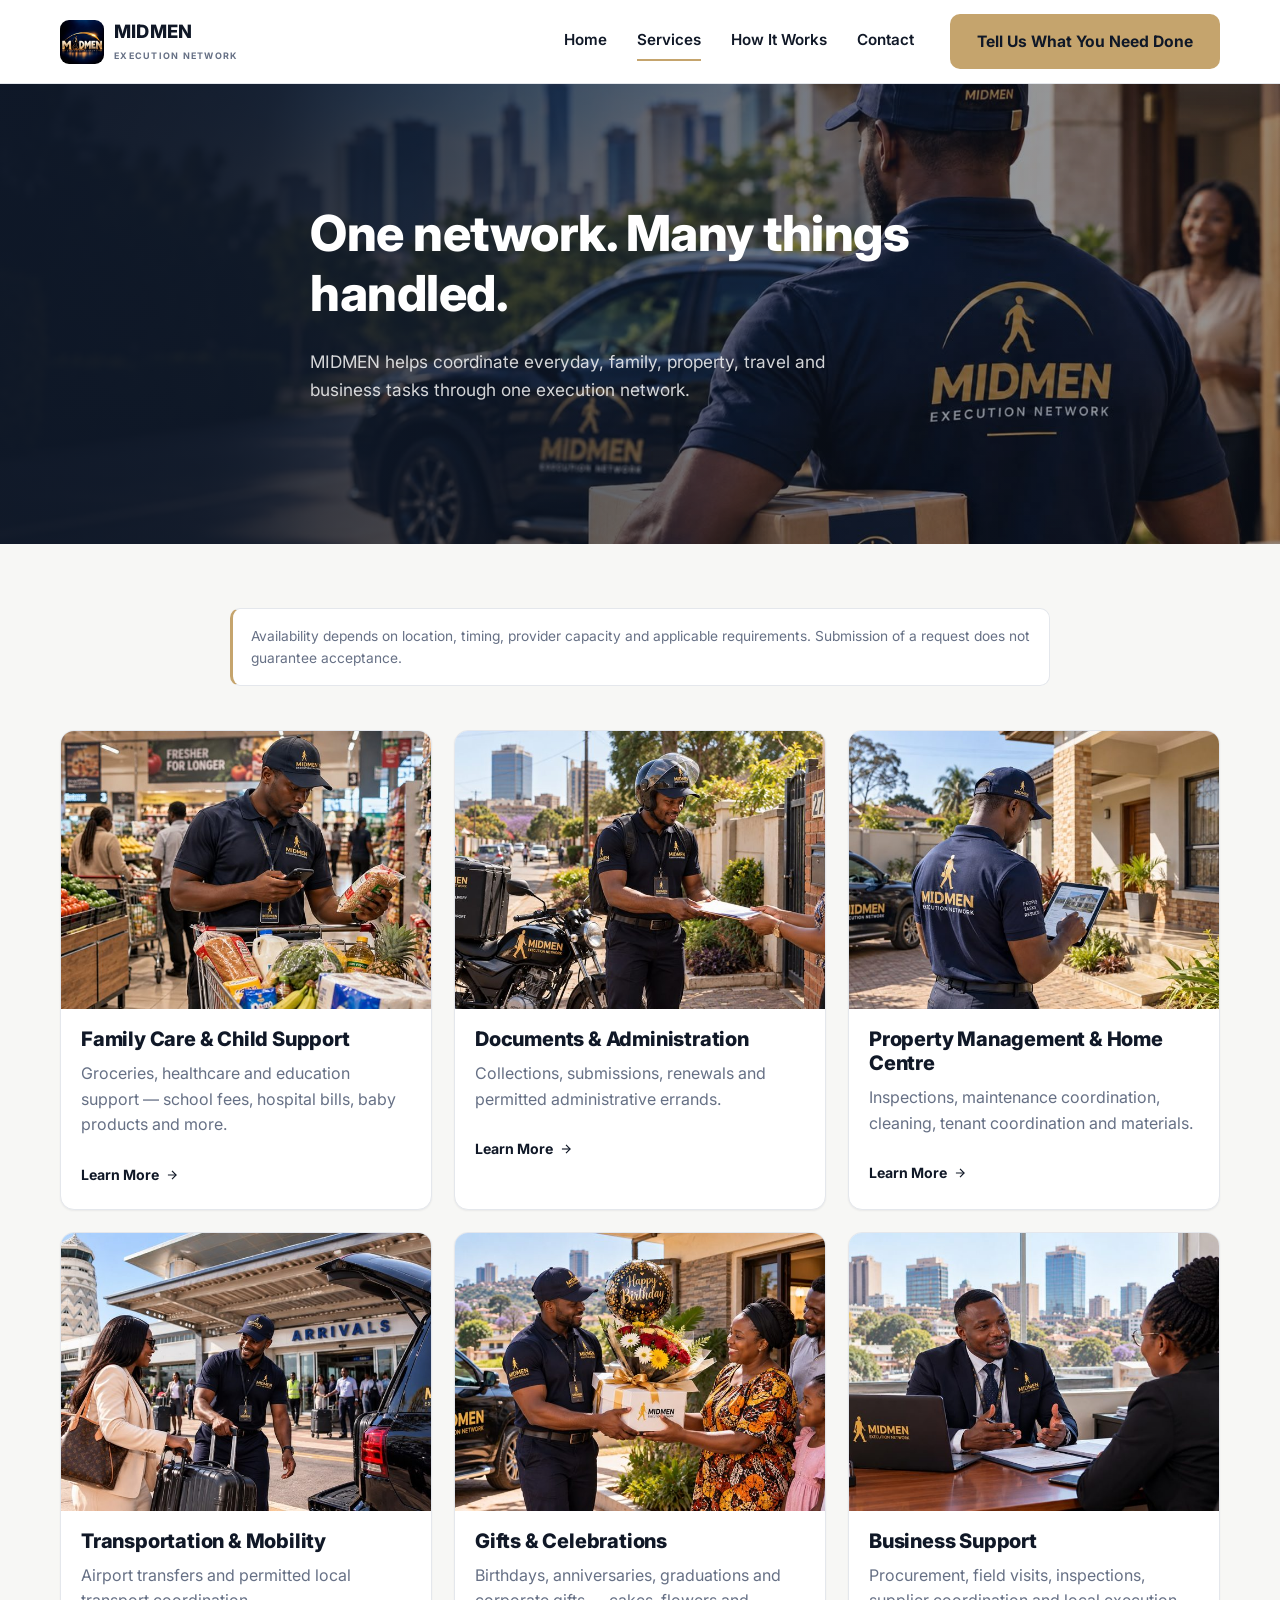
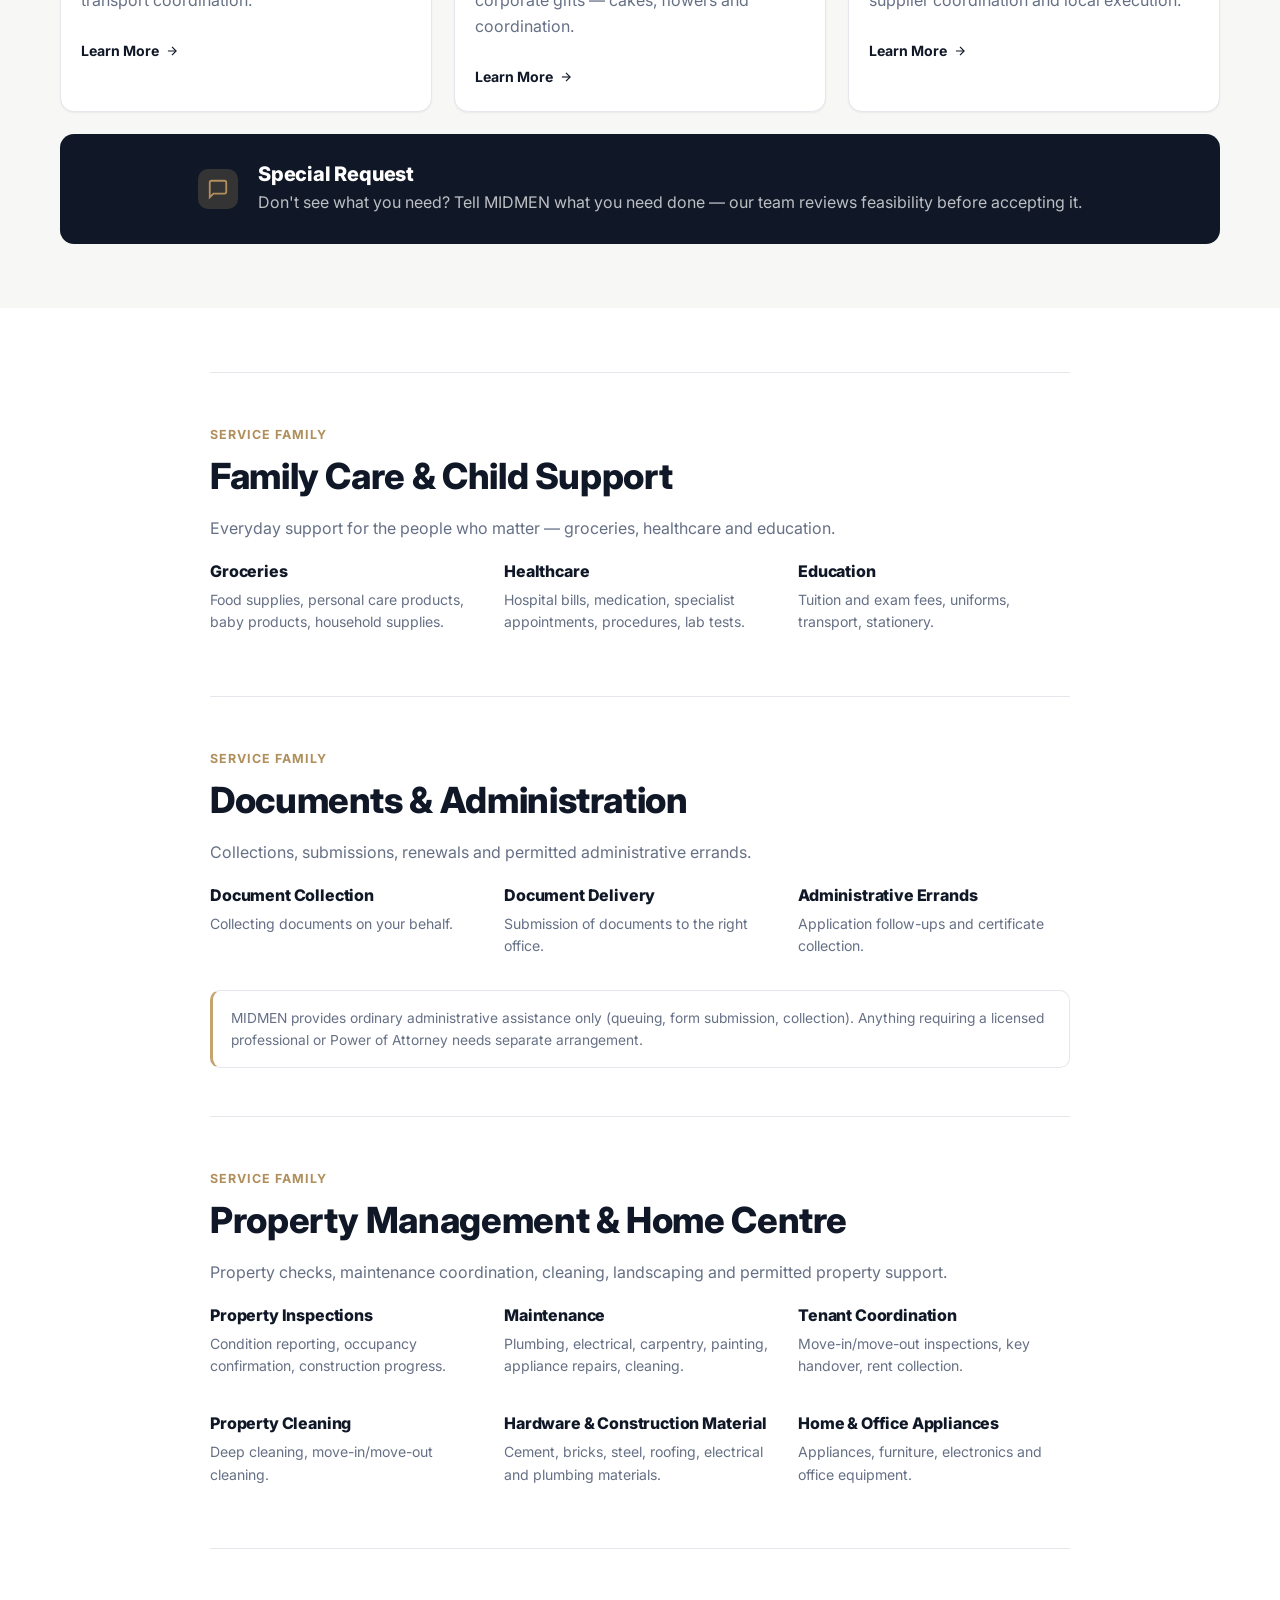
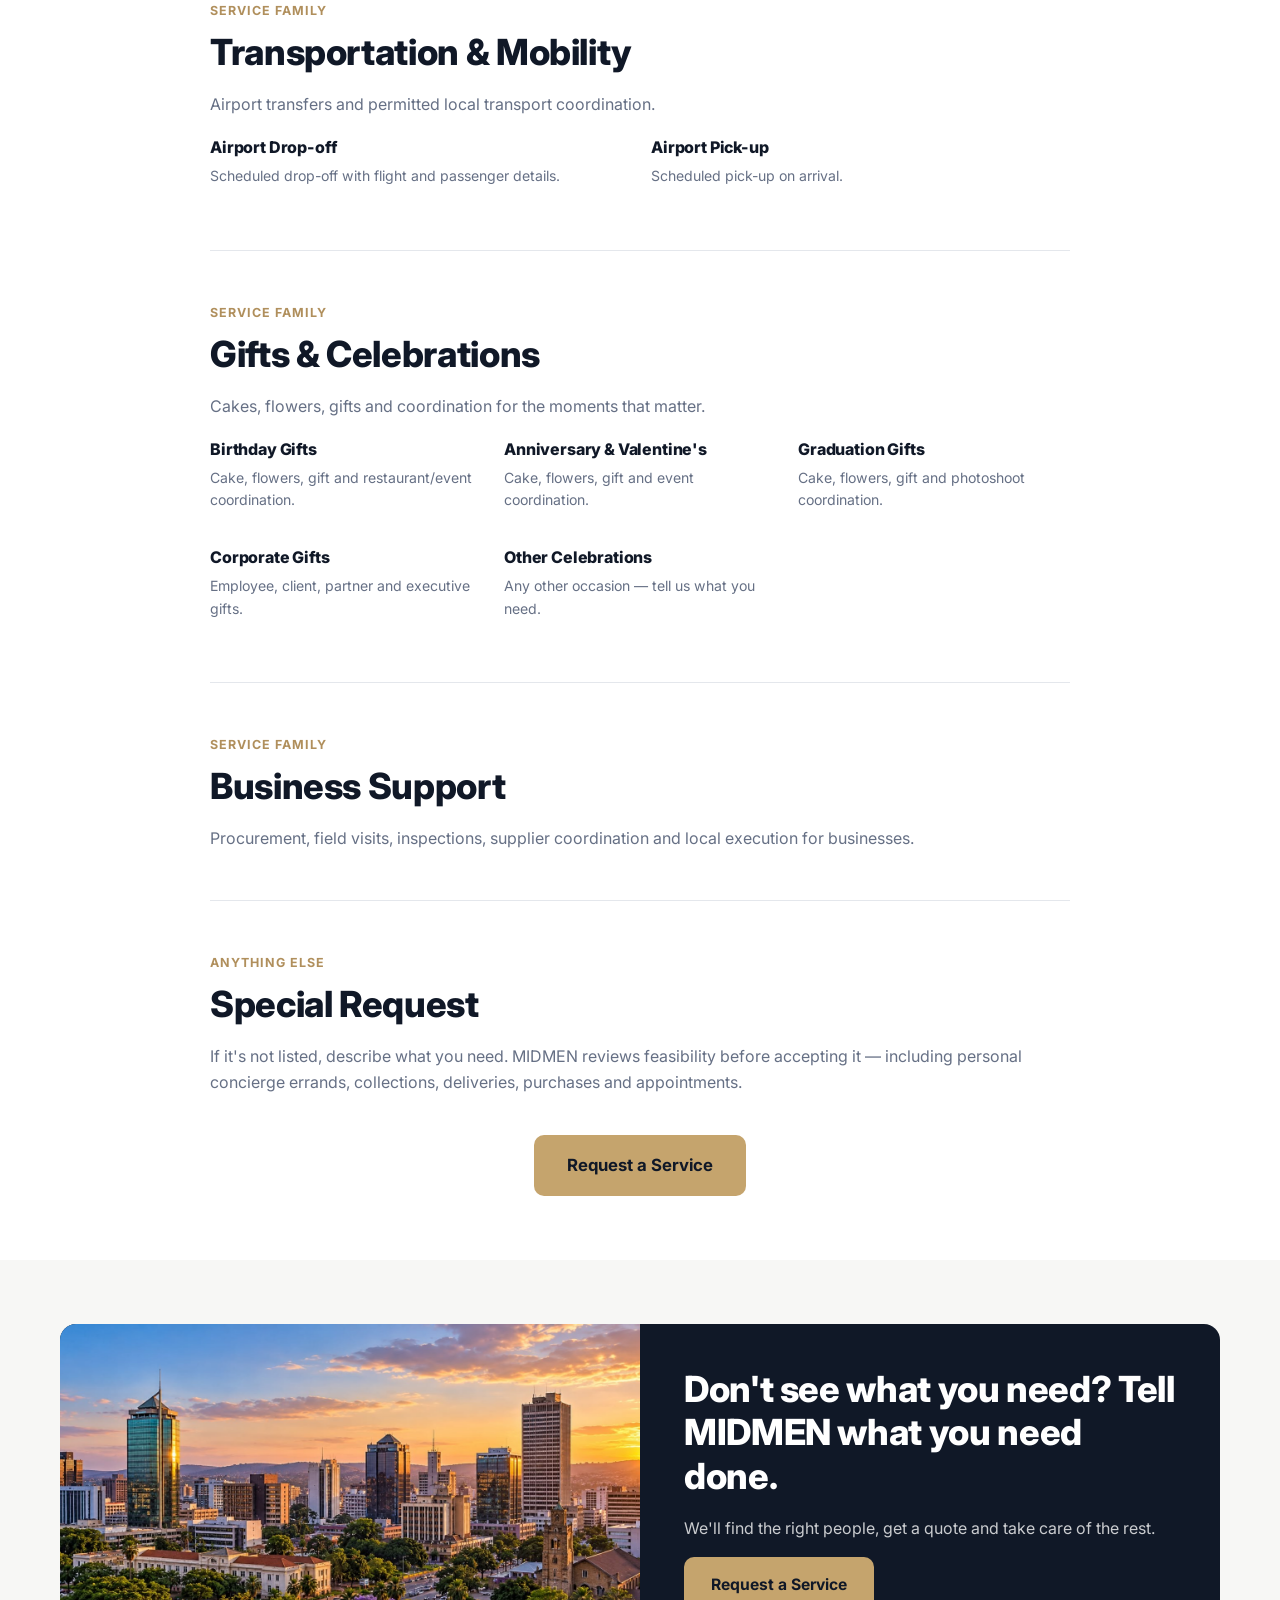
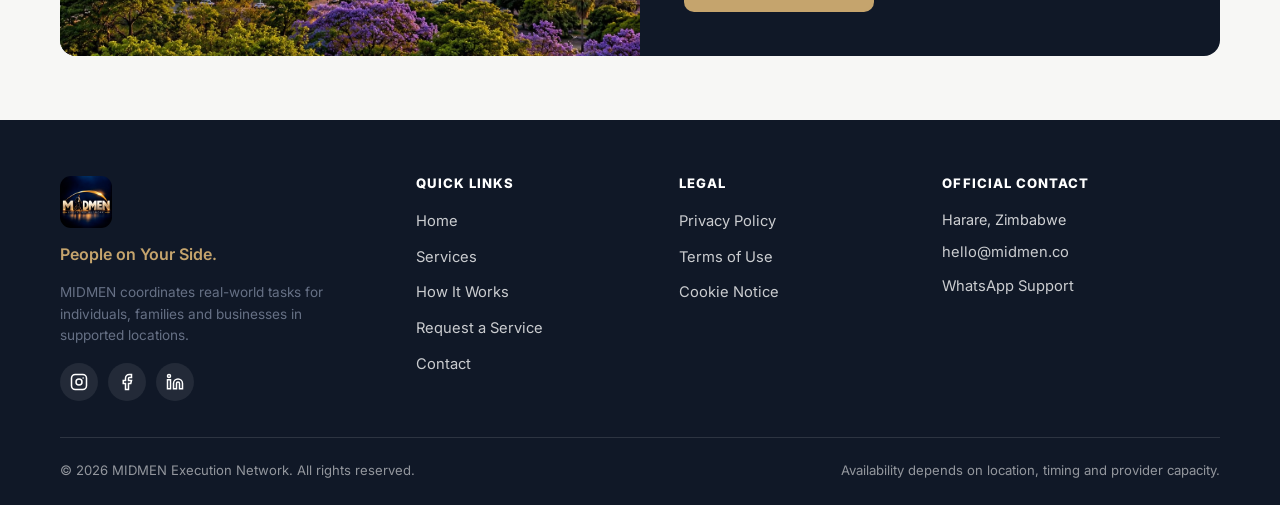
<file: services.html>
<!DOCTYPE html>
<html lang="en">
<head>
<meta charset="UTF-8">
<meta name="viewport" content="width=device-width, initial-scale=1.0">
<title>MIDMEN Services | Real-World Execution Support</title>
<meta name="description" content="Clear service families handled by MIDMEN — family care, property, documents, gifts, transport, business support and special requests.">
<meta property="og:title" content="MIDMEN Services | Real-World Execution Support">
<meta property="og:image" content="https://midmen.co/assets/images/services-banner.jpg">
<link rel="icon" href="assets/images/logo-mark.png">
<link rel="preconnect" href="https://fonts.googleapis.com">
<link rel="preconnect" href="https://fonts.gstatic.com" crossorigin>
<link href="https://fonts.googleapis.com/css2?family=Inter:wght@400;500;600;700;800&display=swap" rel="stylesheet">
<link rel="stylesheet" href="css/style.css">
</head>
<body>

<header class="site-header">
  <nav class="nav">
    <a href="index.html" class="brand">
      <img src="assets/images/logo-mark.png" alt="MIDMEN Execution Network" class="brand-logo-img">
      <span>
        <span class="brand-word">MIDMEN</span>
        <span class="brand-sub">EXECUTION NETWORK</span>
      </span>
    </a>
    <button class="nav-toggle" aria-label="Toggle menu" aria-expanded="false"><span></span></button>
    <div class="nav-links">
      <a href="index.html">Home</a>
      <a href="services.html" class="active">Services</a>
      <a href="how-it-works.html">How It Works</a>
      <a href="contact.html">Contact</a>
      <a href="request.html" class="btn btn-primary nav-cta">Tell Us What You Need Done</a>
    </div>
  </nav>
</header>

<main>

  <section class="hero hero-compact">
    <div class="hero-media"><img src="assets/images/services-banner.jpg" alt="MIDMEN courier delivering a parcel with the city skyline behind" loading="eager"></div>
    <div class="container hero-inner">
      <h1>One network. Many things handled.</h1>
      <p class="lead">MIDMEN helps coordinate everyday, family, property, travel and business tasks through one execution network.</p>
    </div>
  </section>

  <section>
    <div class="container">
      <div class="notice-box" style="max-width:820px; margin:0 auto 44px;">
        Availability depends on location, timing, provider capacity and applicable requirements. Submission of a request does not guarantee acceptance.
      </div>

      <div class="grid grid-3">

        <a href="#family" class="card">
          <div class="card-media"><img src="assets/images/groceries-essentials.jpg" alt="Family care and child support" loading="lazy"></div>
          <div class="card-body">
            <h3>Family Care &amp; Child Support</h3>
            <p>Groceries, healthcare and education support — school fees, hospital bills, baby products and more.</p>
            <span class="card-link">Learn More <svg width="14" height="14" viewBox="0 0 24 24" fill="none" stroke="currentColor" stroke-width="2"><path d="M5 12h14"/><path d="m12 5 7 7-7 7"/></svg></span>
          </div>
        </a>

        <a href="#documents" class="card">
          <div class="card-media"><img src="assets/images/documents.jpg" alt="Documents and administration" loading="lazy"></div>
          <div class="card-body">
            <h3>Documents &amp; Administration</h3>
            <p>Collections, submissions, renewals and permitted administrative errands.</p>
            <span class="card-link">Learn More <svg width="14" height="14" viewBox="0 0 24 24" fill="none" stroke="currentColor" stroke-width="2"><path d="M5 12h14"/><path d="m12 5 7 7-7 7"/></svg></span>
          </div>
        </a>

        <a href="#property" class="card">
          <div class="card-media"><img src="assets/images/property-service.jpg" alt="Property management and home centre" loading="lazy"></div>
          <div class="card-body">
            <h3>Property Management &amp; Home Centre</h3>
            <p>Inspections, maintenance coordination, cleaning, tenant coordination and materials.</p>
            <span class="card-link">Learn More <svg width="14" height="14" viewBox="0 0 24 24" fill="none" stroke="currentColor" stroke-width="2"><path d="M5 12h14"/><path d="m12 5 7 7-7 7"/></svg></span>
          </div>
        </a>

        <a href="#transport" class="card">
          <div class="card-media"><img src="assets/images/travel-transport.jpg" alt="Transportation and mobility" loading="lazy"></div>
          <div class="card-body">
            <h3>Transportation &amp; Mobility</h3>
            <p>Airport transfers and permitted local transport coordination.</p>
            <span class="card-link">Learn More <svg width="14" height="14" viewBox="0 0 24 24" fill="none" stroke="currentColor" stroke-width="2"><path d="M5 12h14"/><path d="m12 5 7 7-7 7"/></svg></span>
          </div>
        </a>

        <a href="#gifts" class="card">
          <div class="card-media"><img src="assets/images/gifts-celebrations.jpg" alt="Gifts and celebrations" loading="lazy"></div>
          <div class="card-body">
            <h3>Gifts &amp; Celebrations</h3>
            <p>Birthdays, anniversaries, graduations and corporate gifts — cakes, flowers and coordination.</p>
            <span class="card-link">Learn More <svg width="14" height="14" viewBox="0 0 24 24" fill="none" stroke="currentColor" stroke-width="2"><path d="M5 12h14"/><path d="m12 5 7 7-7 7"/></svg></span>
          </div>
        </a>

        <a href="#business" class="card">
          <div class="card-media"><img src="assets/images/business-support.jpg" alt="Business support services" loading="lazy"></div>
          <div class="card-body">
            <h3>Business Support</h3>
            <p>Procurement, field visits, inspections, supplier coordination and local execution.</p>
            <span class="card-link">Learn More <svg width="14" height="14" viewBox="0 0 24 24" fill="none" stroke="currentColor" stroke-width="2"><path d="M5 12h14"/><path d="m12 5 7 7-7 7"/></svg></span>
          </div>
        </a>

      </div>

      <div style="margin-top:22px;">
        <a href="#special-request" class="card-dark" style="display:flex; flex-direction:row; align-items:center; gap:20px; padding:28px 30px;">
          <div class="card-icon-badge" style="margin:0; flex-shrink:0;"><svg width="22" height="22" viewBox="0 0 24 24" fill="none" stroke="currentColor" stroke-width="2"><path d="M21 15a2 2 0 0 1-2 2H7l-4 4V5a2 2 0 0 1 2-2h14a2 2 0 0 1 2 2z"/></svg></div>
          <div>
            <h3 style="margin-bottom:4px;">Special Request</h3>
            <p style="margin:0;">Don't see what you need? Tell MIDMEN what you need done — our team reviews feasibility before accepting it.</p>
          </div>
        </a>
      </div>
    </div>
  </section>

  <!-- DETAILED FAMILIES -->
  <section class="bg-white-section">
    <div class="container" style="max-width:900px;">

      <div id="family" class="divider" style="margin-top:0;"></div>
      <span class="eyebrow">Service Family</span>
      <h2>Family Care &amp; Child Support</h2>
      <p>Everyday support for the people who matter — groceries, healthcare and education.</p>
      <div class="grid grid-3" style="margin-top:20px;">
        <div><h4>Groceries</h4><p style="font-size:0.88rem;">Food supplies, personal care products, baby products, household supplies.</p></div>
        <div><h4>Healthcare</h4><p style="font-size:0.88rem;">Hospital bills, medication, specialist appointments, procedures, lab tests.</p></div>
        <div><h4>Education</h4><p style="font-size:0.88rem;">Tuition and exam fees, uniforms, transport, stationery.</p></div>
      </div>

      <div id="documents" class="divider"></div>
      <span class="eyebrow">Service Family</span>
      <h2>Documents &amp; Administration</h2>
      <p>Collections, submissions, renewals and permitted administrative errands.</p>
      <div class="grid grid-3" style="margin-top:20px;">
        <div><h4>Document Collection</h4><p style="font-size:0.88rem;">Collecting documents on your behalf.</p></div>
        <div><h4>Document Delivery</h4><p style="font-size:0.88rem;">Submission of documents to the right office.</p></div>
        <div><h4>Administrative Errands</h4><p style="font-size:0.88rem;">Application follow-ups and certificate collection.</p></div>
      </div>
      <div class="notice-box" style="margin-top:18px;">MIDMEN provides ordinary administrative assistance only (queuing, form submission, collection). Anything requiring a licensed professional or Power of Attorney needs separate arrangement.</div>

      <div id="property" class="divider"></div>
      <span class="eyebrow">Service Family</span>
      <h2>Property Management &amp; Home Centre</h2>
      <p>Property checks, maintenance coordination, cleaning, landscaping and permitted property support.</p>
      <div class="grid grid-3" style="margin-top:20px;">
        <div><h4>Property Inspections</h4><p style="font-size:0.88rem;">Condition reporting, occupancy confirmation, construction progress.</p></div>
        <div><h4>Maintenance</h4><p style="font-size:0.88rem;">Plumbing, electrical, carpentry, painting, appliance repairs, cleaning.</p></div>
        <div><h4>Tenant Coordination</h4><p style="font-size:0.88rem;">Move-in/move-out inspections, key handover, rent collection.</p></div>
        <div><h4>Property Cleaning</h4><p style="font-size:0.88rem;">Deep cleaning, move-in/move-out cleaning.</p></div>
        <div><h4>Hardware &amp; Construction Material</h4><p style="font-size:0.88rem;">Cement, bricks, steel, roofing, electrical and plumbing materials.</p></div>
        <div><h4>Home &amp; Office Appliances</h4><p style="font-size:0.88rem;">Appliances, furniture, electronics and office equipment.</p></div>
      </div>

      <div id="transport" class="divider"></div>
      <span class="eyebrow">Service Family</span>
      <h2>Transportation &amp; Mobility</h2>
      <p>Airport transfers and permitted local transport coordination.</p>
      <div class="grid grid-2" style="margin-top:20px;">
        <div><h4>Airport Drop-off</h4><p style="font-size:0.88rem;">Scheduled drop-off with flight and passenger details.</p></div>
        <div><h4>Airport Pick-up</h4><p style="font-size:0.88rem;">Scheduled pick-up on arrival.</p></div>
      </div>

      <div id="gifts" class="divider"></div>
      <span class="eyebrow">Service Family</span>
      <h2>Gifts &amp; Celebrations</h2>
      <p>Cakes, flowers, gifts and coordination for the moments that matter.</p>
      <div class="grid grid-3" style="margin-top:20px;">
        <div><h4>Birthday Gifts</h4><p style="font-size:0.88rem;">Cake, flowers, gift and restaurant/event coordination.</p></div>
        <div><h4>Anniversary &amp; Valentine's</h4><p style="font-size:0.88rem;">Cake, flowers, gift and event coordination.</p></div>
        <div><h4>Graduation Gifts</h4><p style="font-size:0.88rem;">Cake, flowers, gift and photoshoot coordination.</p></div>
        <div><h4>Corporate Gifts</h4><p style="font-size:0.88rem;">Employee, client, partner and executive gifts.</p></div>
        <div><h4>Other Celebrations</h4><p style="font-size:0.88rem;">Any other occasion — tell us what you need.</p></div>
      </div>

      <div id="business" class="divider"></div>
      <span class="eyebrow">Service Family</span>
      <h2>Business Support</h2>
      <p>Procurement, field visits, inspections, supplier coordination and local execution for businesses.</p>

      <div id="special-request" class="divider"></div>
      <span class="eyebrow">Anything Else</span>
      <h2>Special Request</h2>
      <p>If it's not listed, describe what you need. MIDMEN reviews feasibility before accepting it — including personal concierge errands, collections, deliveries, purchases and appointments.</p>

      <div class="text-center" style="margin-top:40px;">
        <a href="request.html" class="btn btn-primary btn-lg">Request a Service</a>
      </div>
    </div>
  </section>

  <section>
    <div class="container">
      <div class="banner">
        <div class="banner-media"><img src="assets/images/city-skyline.jpg" alt="Harare skyline at sunset" loading="lazy"></div>
        <div class="banner-content">
          <h2>Don't see what you need? Tell MIDMEN what you need done.</h2>
          <p>We'll find the right people, get a quote and take care of the rest.</p>
          <div><a href="request.html" class="btn btn-primary">Request a Service</a></div>
        </div>
      </div>
    </div>
  </section>

</main>

<footer class="site-footer" id="site-footer-include"></footer>
<script src="js/main.js"></script>
<script src="js/footer.js"></script>
</body>
</html>
</file>
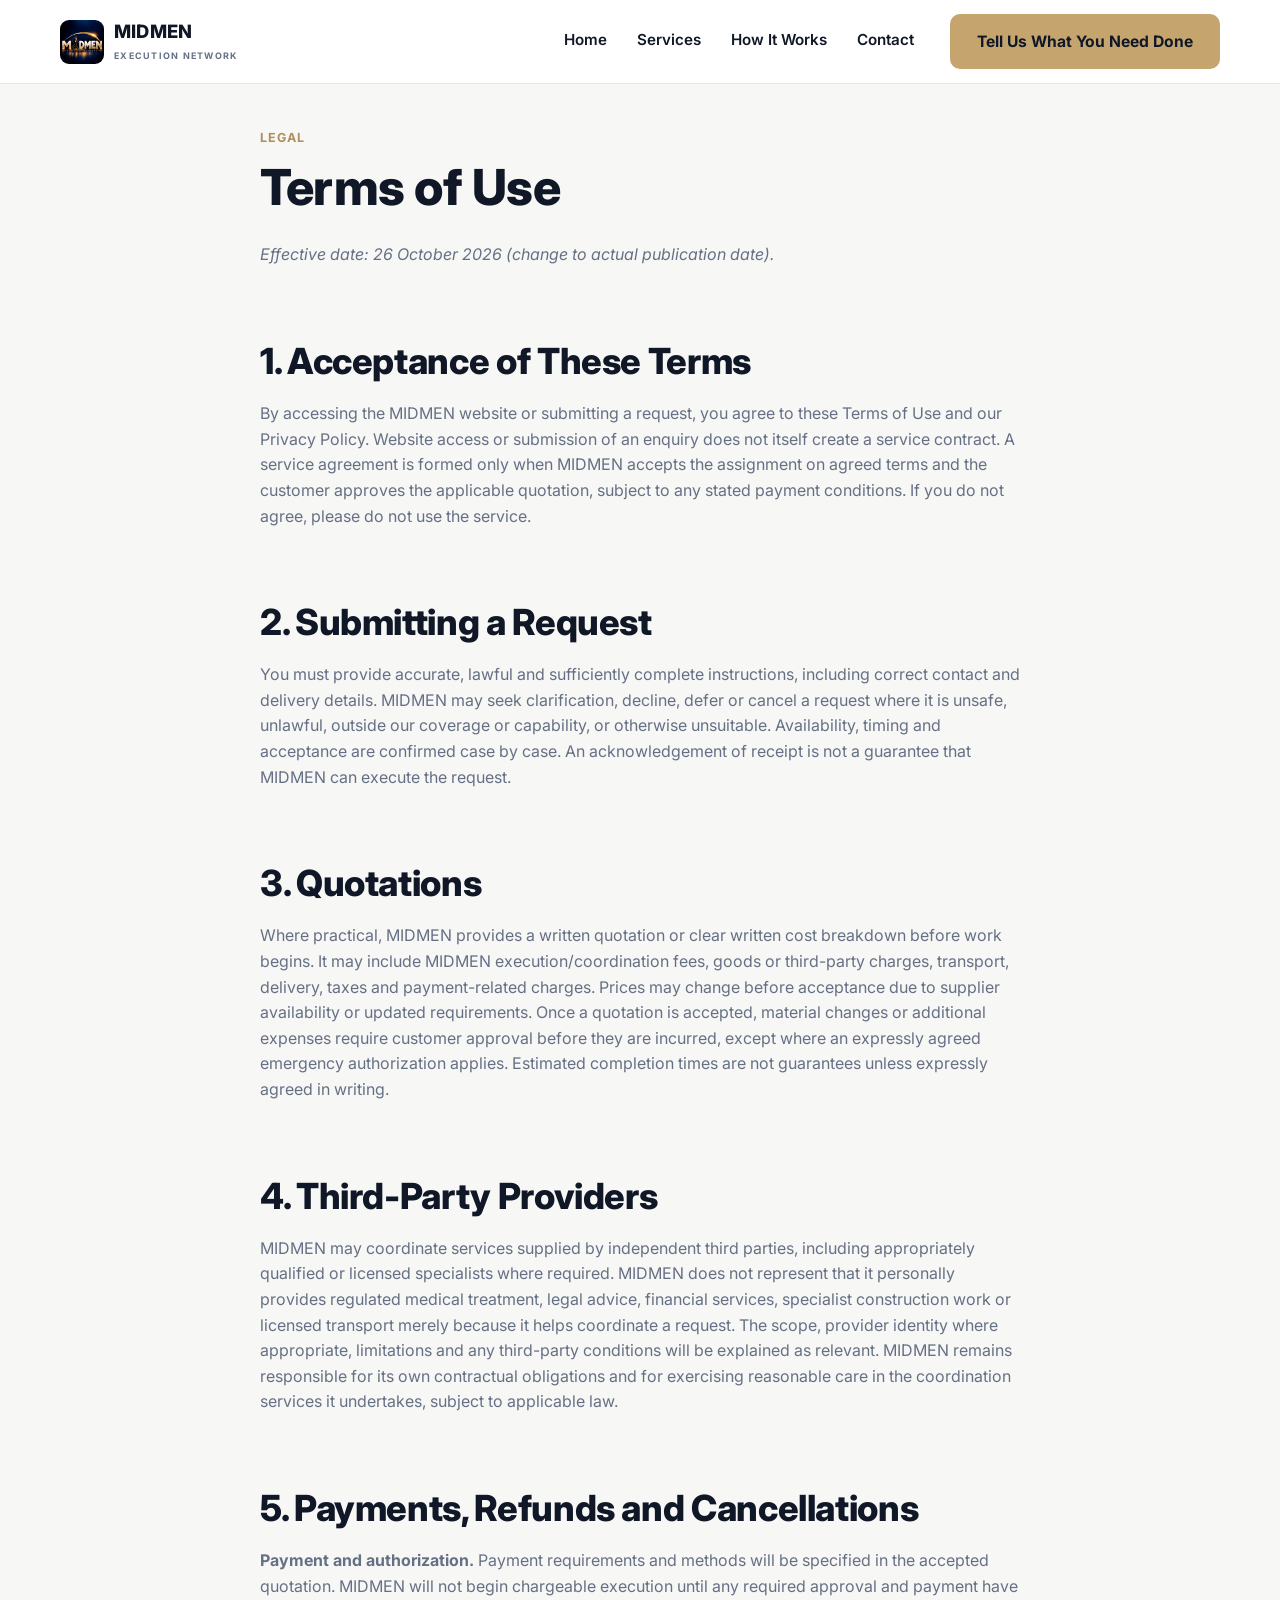
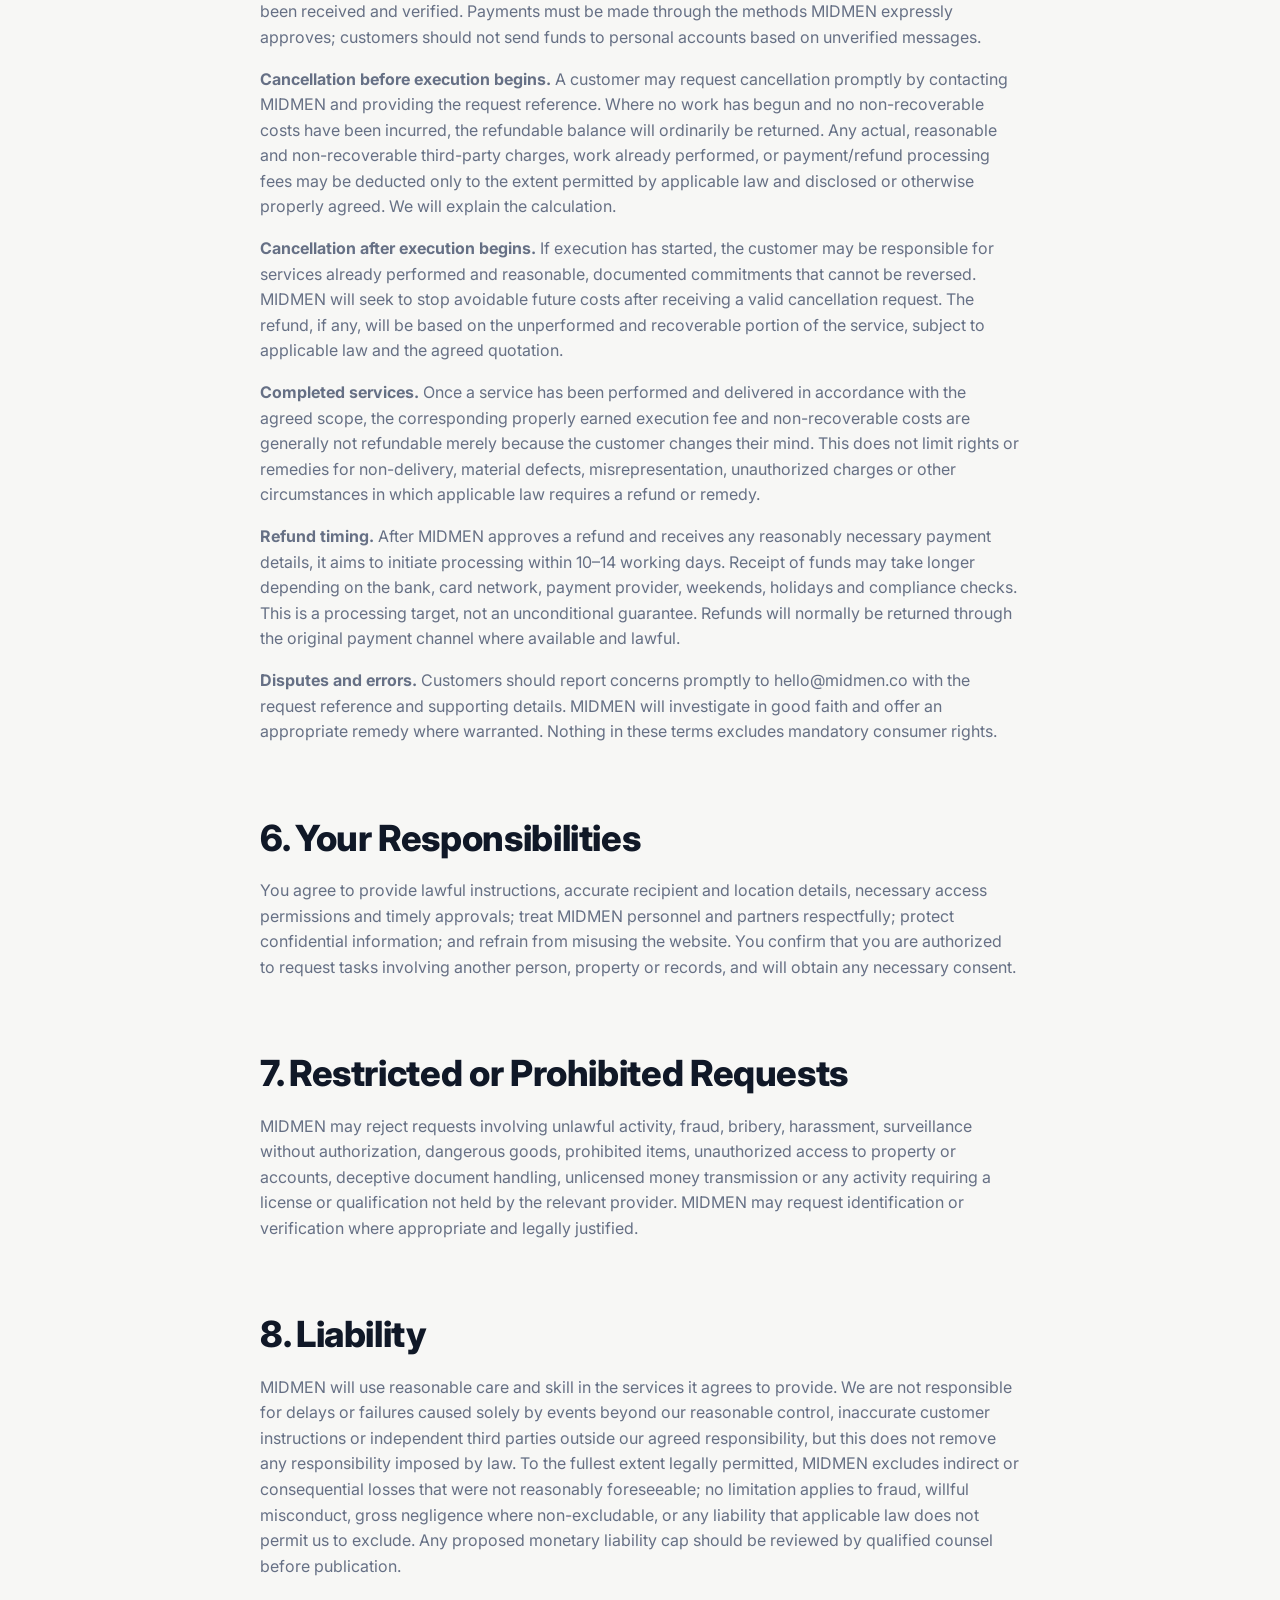
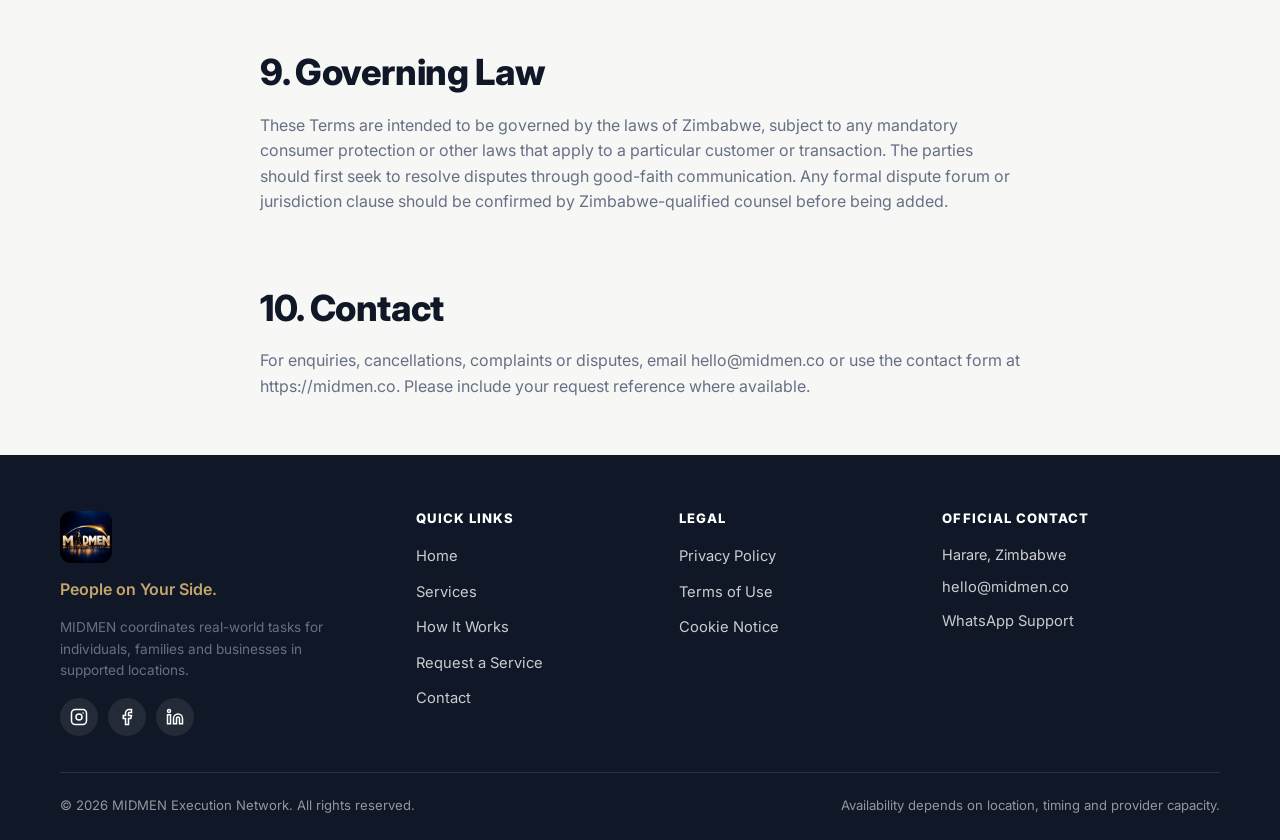
<file: terms.html>
<!DOCTYPE html>
<html lang="en">
<head>
<meta charset="UTF-8">
<meta name="viewport" content="width=device-width, initial-scale=1.0">
<title>Terms of Use | MIDMEN Execution Network</title>
<meta name="description" content="Terms of Use and Service Request Terms for the MIDMEN Execution Network website.">
<link rel="icon" href="assets/images/logo-mark.png">
<link rel="preconnect" href="https://fonts.googleapis.com">
<link rel="preconnect" href="https://fonts.gstatic.com" crossorigin>
<link href="https://fonts.googleapis.com/css2?family=Inter:wght@400;500;600;700;800&display=swap" rel="stylesheet">
<link rel="stylesheet" href="css/style.css">
</head>
<body>

<header class="site-header">
  <nav class="nav">
    <a href="index.html" class="brand">
      <img src="assets/images/logo-mark.png" alt="MIDMEN Execution Network" class="brand-logo-img">
      <span>
        <span class="brand-word">MIDMEN</span>
        <span class="brand-sub">EXECUTION NETWORK</span>
      </span>
    </a>
    <button class="nav-toggle" aria-label="Toggle menu" aria-expanded="false"><span></span></button>
    <div class="nav-links">
      <a href="index.html">Home</a>
      <a href="services.html">Services</a>
      <a href="how-it-works.html">How It Works</a>
      <a href="contact.html">Contact</a>
      <a href="request.html" class="btn btn-primary nav-cta">Tell Us What You Need Done</a>
    </div>
  </nav>
</header>

<main>
  <section class="section-tight">
    <div class="container legal-content" style="max-width:800px;">
      <span class="eyebrow">Legal</span>
      <h1>Terms of Use</h1>
      <p><em>Effective date: 26 October 2026 (change to actual publication date).</em></p>

      <h2>1. Acceptance of These Terms</h2>
      <p>By accessing the MIDMEN website or submitting a request, you agree to these Terms of Use and our Privacy Policy. Website access or submission of an enquiry does not itself create a service contract. A service agreement is formed only when MIDMEN accepts the assignment on agreed terms and the customer approves the applicable quotation, subject to any stated payment conditions. If you do not agree, please do not use the service.</p>

      <h2>2. Submitting a Request</h2>
      <p>You must provide accurate, lawful and sufficiently complete instructions, including correct contact and delivery details. MIDMEN may seek clarification, decline, defer or cancel a request where it is unsafe, unlawful, outside our coverage or capability, or otherwise unsuitable. Availability, timing and acceptance are confirmed case by case. An acknowledgement of receipt is not a guarantee that MIDMEN can execute the request.</p>

      <h2>3. Quotations</h2>
      <p>Where practical, MIDMEN provides a written quotation or clear written cost breakdown before work begins. It may include MIDMEN execution/coordination fees, goods or third-party charges, transport, delivery, taxes and payment-related charges. Prices may change before acceptance due to supplier availability or updated requirements. Once a quotation is accepted, material changes or additional expenses require customer approval before they are incurred, except where an expressly agreed emergency authorization applies. Estimated completion times are not guarantees unless expressly agreed in writing.</p>

      <h2>4. Third-Party Providers</h2>
      <p>MIDMEN may coordinate services supplied by independent third parties, including appropriately qualified or licensed specialists where required. MIDMEN does not represent that it personally provides regulated medical treatment, legal advice, financial services, specialist construction work or licensed transport merely because it helps coordinate a request. The scope, provider identity where appropriate, limitations and any third-party conditions will be explained as relevant. MIDMEN remains responsible for its own contractual obligations and for exercising reasonable care in the coordination services it undertakes, subject to applicable law.</p>

      <h2>5. Payments, Refunds and Cancellations</h2>

      <p><strong>Payment and authorization.</strong> Payment requirements and methods will be specified in the accepted quotation. MIDMEN will not begin chargeable execution until any required approval and payment have been received and verified. Payments must be made through the methods MIDMEN expressly approves; customers should not send funds to personal accounts based on unverified messages.</p>

      <p><strong>Cancellation before execution begins.</strong> A customer may request cancellation promptly by contacting MIDMEN and providing the request reference. Where no work has begun and no non-recoverable costs have been incurred, the refundable balance will ordinarily be returned. Any actual, reasonable and non-recoverable third-party charges, work already performed, or payment/refund processing fees may be deducted only to the extent permitted by applicable law and disclosed or otherwise properly agreed. We will explain the calculation.</p>

      <p><strong>Cancellation after execution begins.</strong> If execution has started, the customer may be responsible for services already performed and reasonable, documented commitments that cannot be reversed. MIDMEN will seek to stop avoidable future costs after receiving a valid cancellation request. The refund, if any, will be based on the unperformed and recoverable portion of the service, subject to applicable law and the agreed quotation.</p>

      <p><strong>Completed services.</strong> Once a service has been performed and delivered in accordance with the agreed scope, the corresponding properly earned execution fee and non-recoverable costs are generally not refundable merely because the customer changes their mind. This does not limit rights or remedies for non-delivery, material defects, misrepresentation, unauthorized charges or other circumstances in which applicable law requires a refund or remedy.</p>

      <p><strong>Refund timing.</strong> After MIDMEN approves a refund and receives any reasonably necessary payment details, it aims to initiate processing within 10–14 working days. Receipt of funds may take longer depending on the bank, card network, payment provider, weekends, holidays and compliance checks. This is a processing target, not an unconditional guarantee. Refunds will normally be returned through the original payment channel where available and lawful.</p>

      <p><strong>Disputes and errors.</strong> Customers should report concerns promptly to <a href="mailto:hello@midmen.co">hello@midmen.co</a> with the request reference and supporting details. MIDMEN will investigate in good faith and offer an appropriate remedy where warranted. Nothing in these terms excludes mandatory consumer rights.</p>

      <h2>6. Your Responsibilities</h2>
      <p>You agree to provide lawful instructions, accurate recipient and location details, necessary access permissions and timely approvals; treat MIDMEN personnel and partners respectfully; protect confidential information; and refrain from misusing the website. You confirm that you are authorized to request tasks involving another person, property or records, and will obtain any necessary consent.</p>

      <h2>7. Restricted or Prohibited Requests</h2>
      <p>MIDMEN may reject requests involving unlawful activity, fraud, bribery, harassment, surveillance without authorization, dangerous goods, prohibited items, unauthorized access to property or accounts, deceptive document handling, unlicensed money transmission or any activity requiring a license or qualification not held by the relevant provider. MIDMEN may request identification or verification where appropriate and legally justified.</p>

      <h2>8. Liability</h2>
      <p>MIDMEN will use reasonable care and skill in the services it agrees to provide. We are not responsible for delays or failures caused solely by events beyond our reasonable control, inaccurate customer instructions or independent third parties outside our agreed responsibility, but this does not remove any responsibility imposed by law. To the fullest extent legally permitted, MIDMEN excludes indirect or consequential losses that were not reasonably foreseeable; no limitation applies to fraud, willful misconduct, gross negligence where non-excludable, or any liability that applicable law does not permit us to exclude. Any proposed monetary liability cap should be reviewed by qualified counsel before publication.</p>

      <h2>9. Governing Law</h2>
      <p>These Terms are intended to be governed by the laws of Zimbabwe, subject to any mandatory consumer protection or other laws that apply to a particular customer or transaction. The parties should first seek to resolve disputes through good-faith communication. Any formal dispute forum or jurisdiction clause should be confirmed by Zimbabwe-qualified counsel before being added.</p>

      <h2>10. Contact</h2>
      <p>For enquiries, cancellations, complaints or disputes, email <a href="mailto:hello@midmen.co">hello@midmen.co</a> or use the contact form at <a href="https://midmen.co">https://midmen.co</a>. Please include your request reference where available.</p>
    </div>
  </section>
</main>

<footer class="site-footer" id="site-footer-include"></footer>
<script src="js/main.js"></script>
<script src="js/footer.js"></script>
</body>
</html>
</file>
<file: css/style.css>
/* =========================================================
   MIDMEN EXECUTION NETWORK — Website Design System
   Tokens per MIDMEN_WordPress_PreLaunch_Website_Implementation_Brief
   ========================================================= */

:root {
  --navy: #101827;
  --navy-soft: #1b2638;
  --gold: #C5A46D;
  --gold-dark: #B08F5C;
  --bg: #F7F7F5;
  --white: #FFFFFF;
  --text: #101827;
  --text-secondary: #667085;
  --border: #E4E7EC;
  --success: #16875B;
  --warning: #B7791F;
  --error: #C63C3C;

  --radius-sm: 10px;
  --radius: 14px;
  --radius-lg: 16px;
  --shadow-sm: 0 1px 2px rgba(16, 24, 39, 0.06);
  --shadow: 0 4px 16px rgba(16, 24, 39, 0.08);
  --shadow-lg: 0 12px 32px rgba(16, 24, 39, 0.14);
  --content-width: 1200px;
}

* { box-sizing: border-box; }
html { scroll-behavior: smooth; }

body {
  margin: 0;
  font-family: 'Inter', -apple-system, BlinkMacSystemFont, 'Segoe UI', Roboto, sans-serif;
  background: var(--bg);
  color: var(--text);
  line-height: 1.6;
  -webkit-font-smoothing: antialiased;
}

img { max-width: 100%; display: block; }
a { color: inherit; text-decoration: none; }
ul { list-style: none; margin: 0; padding: 0; }
button { font-family: inherit; cursor: pointer; }

h1, h2, h3, h4 {
  margin: 0 0 0.5em;
  font-weight: 800;
  line-height: 1.2;
  letter-spacing: -0.01em;
  color: var(--navy);
}
h1 { font-size: clamp(2rem, 4.5vw, 3.1rem); }
h2 { font-size: clamp(1.6rem, 3vw, 2.25rem); }
h3 { font-size: 1.25rem; }
p { margin: 0 0 1em; color: var(--text-secondary); }

.container {
  max-width: var(--content-width);
  margin: 0 auto;
  padding: 0 20px;
}

section { padding: 64px 0; }
.section-tight { padding: 40px 0; }

.eyebrow {
  display: inline-block;
  font-size: 0.78rem;
  font-weight: 700;
  letter-spacing: 0.08em;
  text-transform: uppercase;
  color: var(--gold-dark);
  margin-bottom: 10px;
}

.section-head { max-width: 680px; margin: 0 0 40px; }
.section-head.center { margin-left: auto; margin-right: auto; text-align: center; }

/* ---------- Buttons ---------- */
.btn {
  display: inline-flex;
  align-items: center;
  justify-content: center;
  gap: 8px;
  padding: 14px 26px;
  border-radius: var(--radius-sm);
  font-weight: 700;
  font-size: 0.98rem;
  border: 1px solid transparent;
  transition: transform 0.15s ease, box-shadow 0.15s ease, background 0.15s ease;
  white-space: nowrap;
}
.btn:active { transform: translateY(1px); }
.btn-primary { background: var(--gold); color: var(--navy); }
.btn-primary:hover { background: var(--gold-dark); box-shadow: var(--shadow); }
.btn-secondary { background: var(--white); color: var(--navy); border-color: var(--navy); }
.btn-secondary:hover { background: var(--navy); color: var(--white); }
.btn-ghost-light { background: transparent; color: var(--white); border-color: rgba(255,255,255,0.55); }
.btn-ghost-light:hover { background: rgba(255,255,255,0.12); }
.btn-block { width: 100%; }
.btn-lg { padding: 16px 32px; font-size: 1.05rem; }

/* ---------- Header ---------- */
.site-header {
  position: sticky;
  top: 0;
  z-index: 100;
  background: var(--white);
  border-bottom: 1px solid var(--border);
}
.nav {
  display: flex;
  align-items: center;
  justify-content: space-between;
  padding: 14px 20px;
  max-width: var(--content-width);
  margin: 0 auto;
}
.brand { display: flex; align-items: center; gap: 10px; }
.brand-mark { width: 38px; height: 38px; flex-shrink: 0; }
.brand-logo-img { height: 44px; width: auto; border-radius: 9px; display: block; }
.footer-brand .brand-logo-img { height: 52px; border-radius: 11px; }
.brand-word {
  font-weight: 800;
  font-size: 1.15rem;
  letter-spacing: 0.01em;
  color: var(--navy);
  line-height: 1;
}
.brand-sub {
  display: block;
  font-size: 0.56rem;
  font-weight: 700;
  letter-spacing: 0.14em;
  color: var(--text-secondary);
  margin-top: 3px;
}
.nav-links {
  display: flex;
  align-items: center;
  gap: 30px;
}
.nav-links a:not(.btn) {
  font-weight: 600;
  font-size: 0.95rem;
  color: var(--navy);
  padding: 6px 0;
  border-bottom: 2px solid transparent;
}
.nav-links a:not(.btn):hover,
.nav-links a.active:not(.btn) { border-bottom-color: var(--gold); }
.nav-cta { margin-left: 6px; }
.nav-toggle {
  display: none;
  background: none;
  border: none;
  width: 42px;
  height: 42px;
  align-items: center;
  justify-content: center;
}
.nav-toggle span, .nav-toggle::before, .nav-toggle::after {
  content: "";
  display: block;
  width: 22px;
  height: 2px;
  background: var(--navy);
  position: relative;
  transition: 0.2s;
}
.nav-toggle::before { position: absolute; transform: translateY(-7px); }
.nav-toggle::after { position: absolute; transform: translateY(7px); }
.nav-toggle.is-open span { background: transparent; }
.nav-toggle.is-open::before { transform: rotate(45deg); }
.nav-toggle.is-open::after { transform: rotate(-45deg); }

/* ---------- Hero ---------- */
.hero {
  position: relative;
  background: var(--navy);
  color: var(--white);
  overflow: hidden;
}
.hero-media {
  position: absolute;
  inset: 0;
  z-index: 0;
}
.hero-media img { width: 100%; height: 100%; object-fit: cover; opacity: 0.82; }
.hero-media::after {
  content: "";
  position: absolute;
  inset: 0;
  background: linear-gradient(100deg, rgba(16,24,39,0.88) 20%, rgba(16,24,39,0.32) 75%);
}
.hero-inner {
  position: relative;
  z-index: 1;
  padding-top: 76px;
  padding-bottom: 84px;
  max-width: 620px;
}
.hero.hero-compact .hero-inner { padding-top: 56px; padding-bottom: 60px; max-width: 700px; }
.hero h1 { color: var(--white); }
.hero p.lead { color: rgba(255,255,255,0.82); font-size: 1.08rem; max-width: 540px; }
.badge {
  display: inline-flex;
  align-items: center;
  gap: 8px;
  background: rgba(197,164,109,0.16);
  border: 1px solid rgba(197,164,109,0.45);
  color: var(--gold);
  font-size: 0.8rem;
  font-weight: 700;
  padding: 7px 14px;
  border-radius: 999px;
  margin-bottom: 18px;
}
.badge .dot { width: 7px; height: 7px; border-radius: 50%; background: var(--gold); }
.hero-ctas { display: flex; gap: 14px; flex-wrap: wrap; margin-top: 28px; }

/* ---------- Trust strip ---------- */
.trust-strip {
  background: var(--white);
  border-bottom: 1px solid var(--border);
  padding: 30px 0;
}
.trust-grid {
  display: grid;
  grid-template-columns: repeat(5, 1fr);
  gap: 18px;
  text-align: center;
}
.trust-item { display: flex; flex-direction: column; align-items: center; gap: 8px; }
.trust-icon {
  width: 42px; height: 42px;
  border-radius: 50%;
  background: rgba(197,164,109,0.14);
  display: flex; align-items: center; justify-content: center;
  color: var(--gold-dark);
}
.trust-item span { font-size: 0.82rem; font-weight: 600; color: var(--navy); }

/* ---------- Prompt box ---------- */
.prompt-card {
  background: var(--white);
  border: 1px solid var(--border);
  border-radius: var(--radius-lg);
  box-shadow: var(--shadow);
  padding: 28px;
  max-width: 760px;
  margin: 0 auto;
}
.prompt-field {
  display: flex;
  align-items: center;
  gap: 12px;
  border: 1px solid var(--border);
  border-radius: var(--radius-sm);
  padding: 16px 18px;
  background: var(--bg);
}
.prompt-field span { color: var(--text-secondary); flex: 1; text-align: left; font-size: 1rem; }
.chip-row { display: flex; flex-wrap: wrap; gap: 10px; margin-top: 18px; justify-content: center; }
.chip {
  background: var(--bg);
  border: 1px solid var(--border);
  border-radius: 999px;
  padding: 9px 16px;
  font-size: 0.85rem;
  font-weight: 600;
  color: var(--navy);
}
.chip:hover { border-color: var(--gold); background: rgba(197,164,109,0.1); }

/* ---------- Grids & Cards ---------- */
.grid { display: grid; gap: 22px; }
.grid-2 { grid-template-columns: repeat(2, 1fr); }
.contact-grid { grid-template-columns: 1.3fr 1fr; gap: 32px; }
.grid-3 { grid-template-columns: repeat(3, 1fr); }
.grid-4 { grid-template-columns: repeat(4, 1fr); }

.card {
  background: var(--white);
  border: 1px solid var(--border);
  border-radius: var(--radius);
  overflow: hidden;
  box-shadow: var(--shadow-sm);
  transition: transform 0.15s ease, box-shadow 0.15s ease;
}
.card:hover { transform: translateY(-3px); box-shadow: var(--shadow); }
.card-media { aspect-ratio: 4/3; overflow: hidden; background: var(--border); }
.card-media img { width: 100%; height: 100%; object-fit: cover; }
.card-body { padding: 18px 20px 22px; }
.card-icon-badge {
  width: 40px; height: 40px;
  border-radius: 10px;
  background: rgba(197,164,109,0.14);
  color: var(--gold-dark);
  display: flex; align-items: center; justify-content: center;
  margin-bottom: 12px;
}
.card-link {
  display: inline-flex;
  align-items: center;
  gap: 6px;
  font-weight: 700;
  font-size: 0.88rem;
  color: var(--navy);
  margin-top: 10px;
}
.card-link:hover { color: var(--gold-dark); }

.card-dark {
  background: var(--navy);
  color: var(--white);
  border-radius: var(--radius);
  padding: 26px 22px;
  display: flex;
  flex-direction: column;
  justify-content: center;
  min-height: 100%;
}
.card-dark h3 { color: var(--white); }
.card-dark p { color: rgba(255,255,255,0.72); }
.card-dark .card-icon-badge { background: rgba(197,164,109,0.2); }

/* ---------- Steps ---------- */
.steps-row {
  display: grid;
  grid-template-columns: repeat(6, 1fr);
  gap: 16px;
}
.step {
  text-align: center;
  background: var(--white);
  border: 1px solid var(--border);
  border-radius: var(--radius);
  padding: 22px 14px;
  position: relative;
}
.step-num {
  width: 34px; height: 34px;
  border-radius: 50%;
  background: var(--gold);
  color: var(--navy);
  font-weight: 800;
  display: flex; align-items: center; justify-content: center;
  margin: 0 auto 12px;
}
.step h4 { font-size: 0.95rem; margin-bottom: 6px; }
.step p { font-size: 0.82rem; margin: 0; }

.process-list { display: flex; flex-direction: column; gap: 0; }
.process-item {
  display: flex;
  gap: 20px;
  padding: 26px 0;
  border-bottom: 1px solid var(--border);
}
.process-item:last-child { border-bottom: none; }
.process-num {
  flex-shrink: 0;
  width: 46px; height: 46px;
  border-radius: 50%;
  background: rgba(197,164,109,0.14);
  color: var(--gold-dark);
  font-weight: 800;
  display: flex; align-items: center; justify-content: center;
}
.process-item h4 { margin-bottom: 4px; }
.process-item p { margin: 0; }

/* ---------- Banner (image + text split) ---------- */
.banner {
  position: relative;
  border-radius: var(--radius-lg);
  overflow: hidden;
  background: var(--navy);
  color: var(--white);
  display: grid;
  grid-template-columns: 1fr 1fr;
  align-items: stretch;
}
.banner-media { position: relative; min-height: 320px; }
.banner-media img { width: 100%; height: 100%; object-fit: cover; }
.banner-content { padding: 44px 44px; display: flex; flex-direction: column; justify-content: center; }
.banner-content h2 { color: var(--white); }
.banner-content p { color: rgba(255,255,255,0.78); }
.banner-reverse { grid-template-columns: 1fr 1fr; }
.banner-reverse .banner-media { order: 2; }
.banner-reverse .banner-content { order: 1; }

.cta-band {
  background: var(--navy);
  color: var(--white);
  border-radius: var(--radius-lg);
  padding: 56px 40px;
  text-align: center;
  position: relative;
  overflow: hidden;
}
.cta-band h2 { color: var(--white); }
.cta-band p { color: rgba(255,255,255,0.78); max-width: 520px; margin-left: auto; margin-right: auto; }

/* ---------- Footer ---------- */
.site-footer { background: var(--navy); color: rgba(255,255,255,0.8); padding: 56px 0 24px; }
.footer-grid {
  display: grid;
  grid-template-columns: 1.4fr 1fr 1fr 1.2fr;
  gap: 32px;
  padding-bottom: 36px;
  border-bottom: 1px solid rgba(255,255,255,0.12);
}
.footer-brand { display: flex; align-items: center; gap: 10px; margin-bottom: 14px; }
.footer-brand .brand-word { color: var(--white); }
.footer-brand .brand-sub { color: rgba(255,255,255,0.55); }
.footer-tagline { font-weight: 600; color: var(--gold); margin-bottom: 14px; }
.footer-col h4 {
  color: var(--white);
  font-size: 0.82rem;
  text-transform: uppercase;
  letter-spacing: 0.08em;
  margin-bottom: 16px;
}
.footer-col ul { display: flex; flex-direction: column; gap: 10px; }
.footer-col a { font-size: 0.92rem; color: rgba(255,255,255,0.78); }
.footer-col a:hover { color: var(--gold); }
.footer-contact li { display: flex; gap: 8px; align-items: flex-start; font-size: 0.9rem; }
.social-row { display: flex; gap: 10px; margin-top: 16px; }
.social-icon {
  width: 38px; height: 38px;
  border-radius: 50%;
  background: rgba(255,255,255,0.08);
  display: flex; align-items: center; justify-content: center;
  color: var(--white);
}
.social-icon:hover { background: var(--gold); color: var(--navy); }
.footer-bottom {
  display: flex;
  justify-content: space-between;
  align-items: center;
  flex-wrap: wrap;
  gap: 12px;
  padding-top: 22px;
  font-size: 0.82rem;
  color: rgba(255,255,255,0.55);
}
.footer-bottom a { color: rgba(255,255,255,0.55); }
.footer-bottom a:hover { color: var(--gold); }

/* ---------- Forms ---------- */
.form-card {
  background: var(--white);
  border: 1px solid var(--border);
  border-radius: var(--radius-lg);
  padding: 32px;
  box-shadow: var(--shadow-sm);
}
.form-step-title {
  font-size: 0.85rem;
  font-weight: 800;
  text-transform: uppercase;
  letter-spacing: 0.04em;
  color: var(--gold-dark);
  margin: 28px 0 16px;
}
.form-step-title:first-child { margin-top: 0; }
.field { margin-bottom: 18px; }
.field label {
  display: block;
  font-weight: 700;
  font-size: 0.9rem;
  color: var(--navy);
  margin-bottom: 7px;
}
.field .hint { font-size: 0.8rem; color: var(--text-secondary); margin-top: 6px; }
.required { color: var(--error); }
.field input[type="text"],
.field input[type="email"],
.field input[type="tel"],
.field input[type="date"],
.field input[type="time"],
.field input[type="datetime-local"],
.field input[type="file"],
.field select,
.field textarea {
  width: 100%;
  padding: 13px 14px;
  border: 1px solid var(--border);
  border-radius: var(--radius-sm);
  font-size: 0.96rem;
  font-family: inherit;
  background: var(--white);
  color: var(--text);
}
.field textarea { resize: vertical; min-height: 110px; }
.field input:focus, .field select:focus, .field textarea:focus {
  outline: none;
  border-color: var(--gold);
  box-shadow: 0 0 0 3px rgba(197,164,109,0.18);
}
.field.has-error input, .field.has-error select, .field.has-error textarea { border-color: var(--error); }
.field-error { color: var(--error); font-size: 0.8rem; margin-top: 6px; display: none; }
.field.has-error .field-error { display: block; }
.field-row { display: grid; grid-template-columns: 1fr 1fr; gap: 16px; }
.phone-field { display: flex; flex-direction: column; gap: 10px; }
.phone-field select,
.phone-field input { width: 100%; }
.upload-zone {
  border: 1.5px dashed var(--border);
  border-radius: var(--radius-sm);
  padding: 26px;
  text-align: center;
  background: var(--bg);
  cursor: pointer;
}
.upload-zone:hover { border-color: var(--gold); }
.upload-zone p { margin: 8px 0 0; font-size: 0.86rem; }
.upload-list { margin-top: 10px; font-size: 0.85rem; color: var(--text-secondary); }
.checkbox-field { display: flex; gap: 10px; align-items: flex-start; }
.checkbox-field input { margin-top: 3px; width: 17px; height: 17px; flex-shrink: 0; }
.checkbox-field label { font-weight: 500; font-size: 0.88rem; color: var(--text-secondary); margin: 0; }
.checkbox-field a { color: var(--navy); font-weight: 700; text-decoration: underline; }
.form-note {
  background: rgba(197,164,109,0.1);
  border: 1px solid rgba(197,164,109,0.35);
  border-radius: var(--radius-sm);
  padding: 14px 16px;
  font-size: 0.85rem;
  color: var(--navy);
  margin-bottom: 22px;
}
.form-success {
  display: none;
  text-align: center;
  padding: 50px 24px;
}
.form-success.is-visible { display: block; }
.form-card.is-submitted .form-fields { display: none; }
.success-icon {
  width: 64px; height: 64px;
  border-radius: 50%;
  background: rgba(22,135,91,0.12);
  color: var(--success);
  display: flex; align-items: center; justify-content: center;
  margin: 0 auto 18px;
}
.ref-chip {
  display: inline-block;
  background: var(--bg);
  border: 1px solid var(--border);
  border-radius: var(--radius-sm);
  padding: 8px 16px;
  font-weight: 700;
  color: var(--navy);
  margin-top: 10px;
  letter-spacing: 0.04em;
}
.hp-field { position: absolute; left: -9999px; opacity: 0; }
.form-status {
  display: none;
  background: rgba(198,60,60,0.08);
  border: 1px solid rgba(198,60,60,0.35);
  color: var(--error);
  border-radius: var(--radius-sm);
  padding: 12px 14px;
  font-size: 0.86rem;
  margin-bottom: 18px;
}
.form-status.is-visible { display: block; }

/* ---------- Availability note ---------- */
.notice-box {
  background: var(--white);
  border: 1px solid var(--border);
  border-left: 3px solid var(--gold);
  border-radius: var(--radius-sm);
  padding: 16px 18px;
  font-size: 0.86rem;
  color: var(--text-secondary);
}

/* ---------- Contact routes table ---------- */
.route-list { display: flex; flex-direction: column; gap: 14px; }
.route-item {
  display: flex;
  justify-content: space-between;
  align-items: center;
  gap: 16px;
  background: var(--white);
  border: 1px solid var(--border);
  border-radius: var(--radius-sm);
  padding: 16px 18px;
}
.route-item h4 { margin: 0 0 3px; font-size: 0.96rem; }
.route-item p { margin: 0; font-size: 0.84rem; }

.contact-side-card {
  background: var(--white);
  border: 1px solid var(--border);
  border-radius: var(--radius-lg);
  padding: 24px;
}
.contact-side-card + .contact-side-card { margin-top: 18px; }
.contact-row { display: flex; gap: 14px; align-items: flex-start; padding: 14px 0; border-bottom: 1px solid var(--border); }
.contact-row:last-child { border-bottom: none; }
.contact-row .icon-badge {
  width: 40px; height: 40px;
  border-radius: 10px;
  background: rgba(197,164,109,0.14);
  color: var(--gold-dark);
  display: flex; align-items: center; justify-content: center;
  flex-shrink: 0;
}
.contact-row h4 { margin: 0 0 3px; font-size: 0.92rem; }
.contact-row p { margin: 0; font-size: 0.85rem; }
.contact-row a.value { color: var(--navy); font-weight: 700; }

/* ---------- Utility ---------- */
.text-center { text-align: center; }
.mt-0 { margin-top: 0; }
.kicker-dark { color: rgba(255,255,255,0.65); }
.divider { height: 1px; background: var(--border); margin: 48px 0; }
.bg-white-section { background: var(--white); }
.legal-content h2 { margin-top: 2em; }
.legal-content ul { list-style: disc; padding-left: 22px; }
.legal-content li { margin-bottom: 8px; color: var(--text-secondary); }

/* ---------- Responsive ---------- */
@media (max-width: 980px) {
  .grid-4 { grid-template-columns: repeat(2, 1fr); }
  .grid-3 { grid-template-columns: repeat(2, 1fr); }
  .steps-row { grid-template-columns: repeat(3, 1fr); }
  .trust-grid { grid-template-columns: repeat(3, 1fr); row-gap: 20px; }
  .footer-grid { grid-template-columns: 1fr 1fr; }
  .banner, .banner-reverse { grid-template-columns: 1fr; }
  .banner-media { min-height: 220px; order: 1 !important; }
  .banner-content { order: 2 !important; padding: 32px 28px; }
}

@media (max-width: 760px) {
  .nav-links {
    position: fixed;
    top: 66px; left: 0; right: 0; bottom: 0;
    background: var(--white);
    flex-direction: column;
    align-items: stretch;
    padding: 20px;
    gap: 4px;
    transform: translateX(100%);
    transition: transform 0.25s ease;
    overflow-y: auto;
  }
  .nav-links.is-open { transform: translateX(0); }
  .nav-links a:not(.btn) { padding: 14px 4px; border-bottom: 1px solid var(--border); }
  .nav-cta { margin-left: 0; margin-top: 10px; }
  .nav-cta.btn { width: 100%; }
  .nav-toggle { display: flex; }

  .hero-inner { padding-top: 48px; padding-bottom: 56px; max-width: 100%; }
  .hero-ctas .btn { width: 100%; }
  .hero-ctas { flex-direction: column; }

  .grid-2, .grid-3, .grid-4, .contact-grid { grid-template-columns: 1fr; }
  .steps-row { grid-template-columns: repeat(2, 1fr); }
  .trust-grid { grid-template-columns: repeat(2, 1fr); }
  .field-row { grid-template-columns: 1fr; }
  .footer-grid { grid-template-columns: 1fr; }
  .footer-bottom { flex-direction: column; align-items: flex-start; }
  .process-item { gap: 14px; }
  section { padding: 44px 0; }
  .form-card { padding: 22px; }
  .cta-band { padding: 40px 22px; }
  .route-item { flex-direction: column; align-items: flex-start; }
}
</file>
